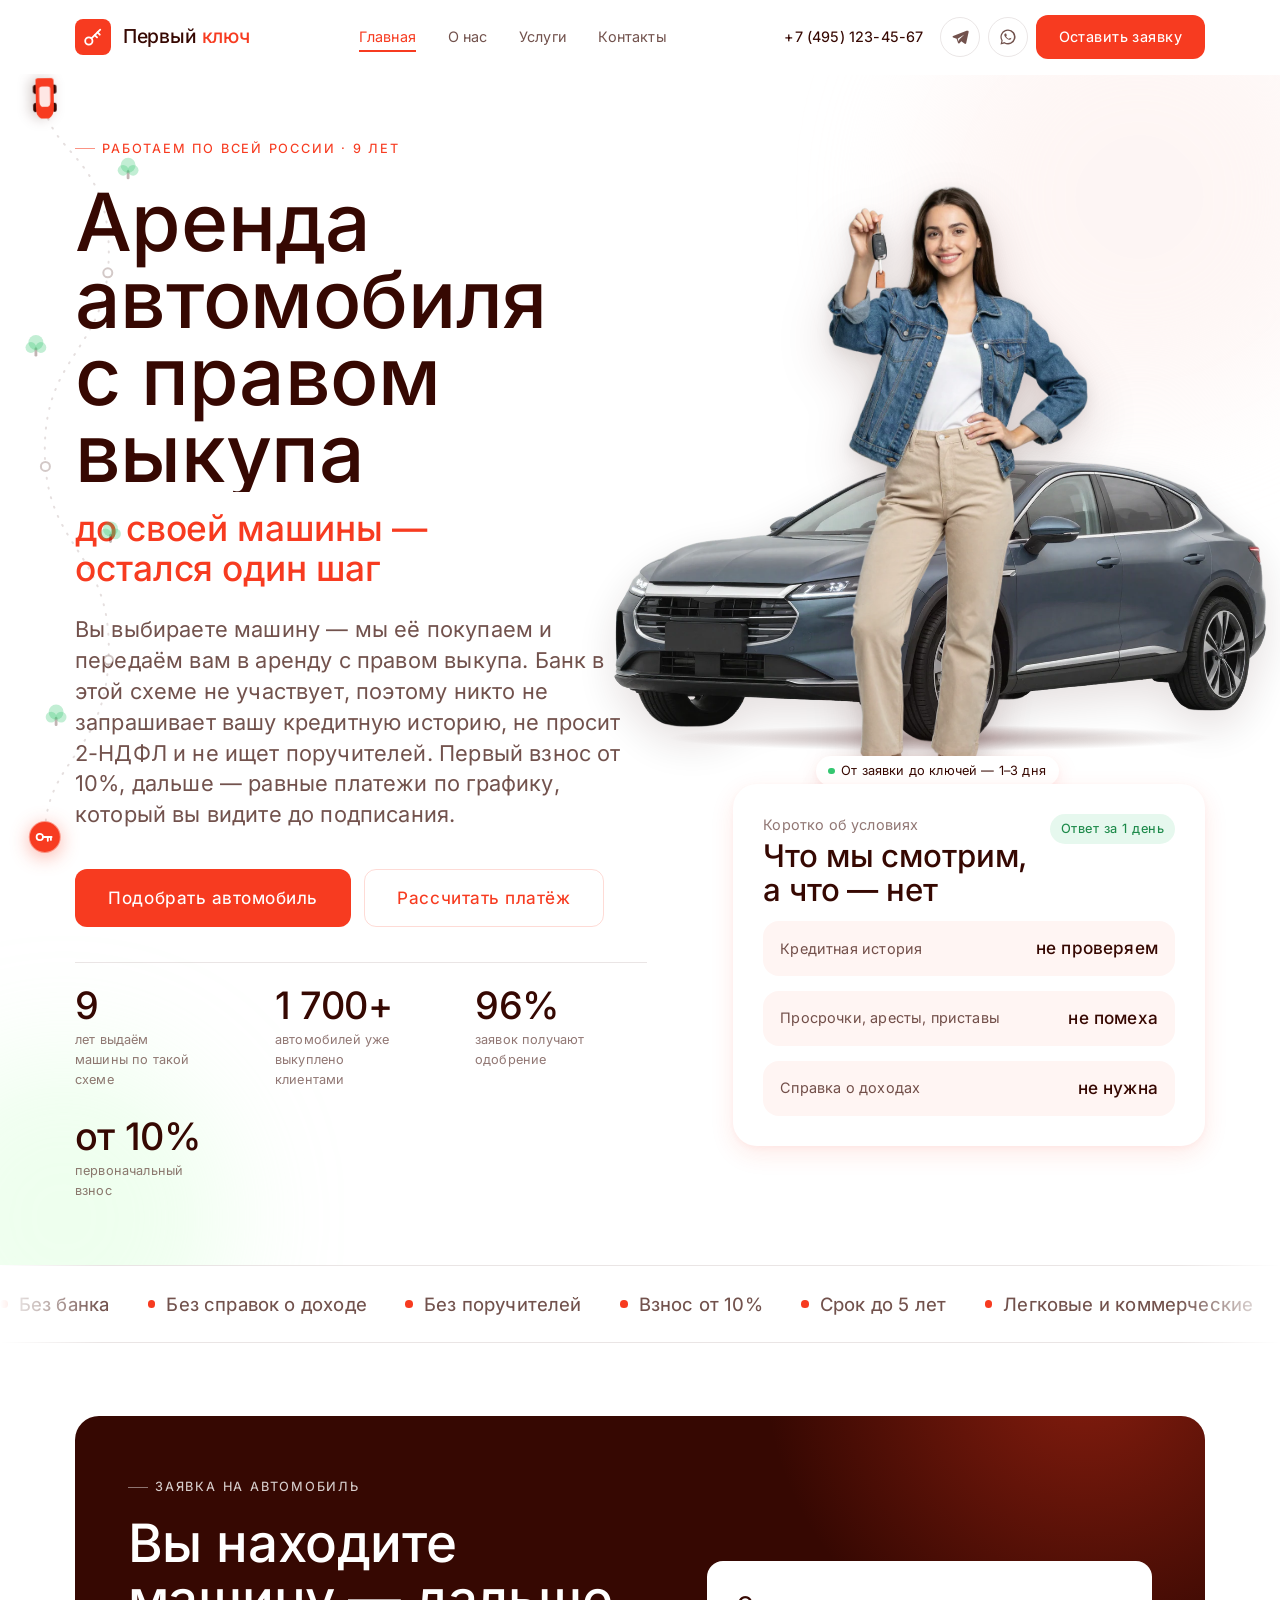
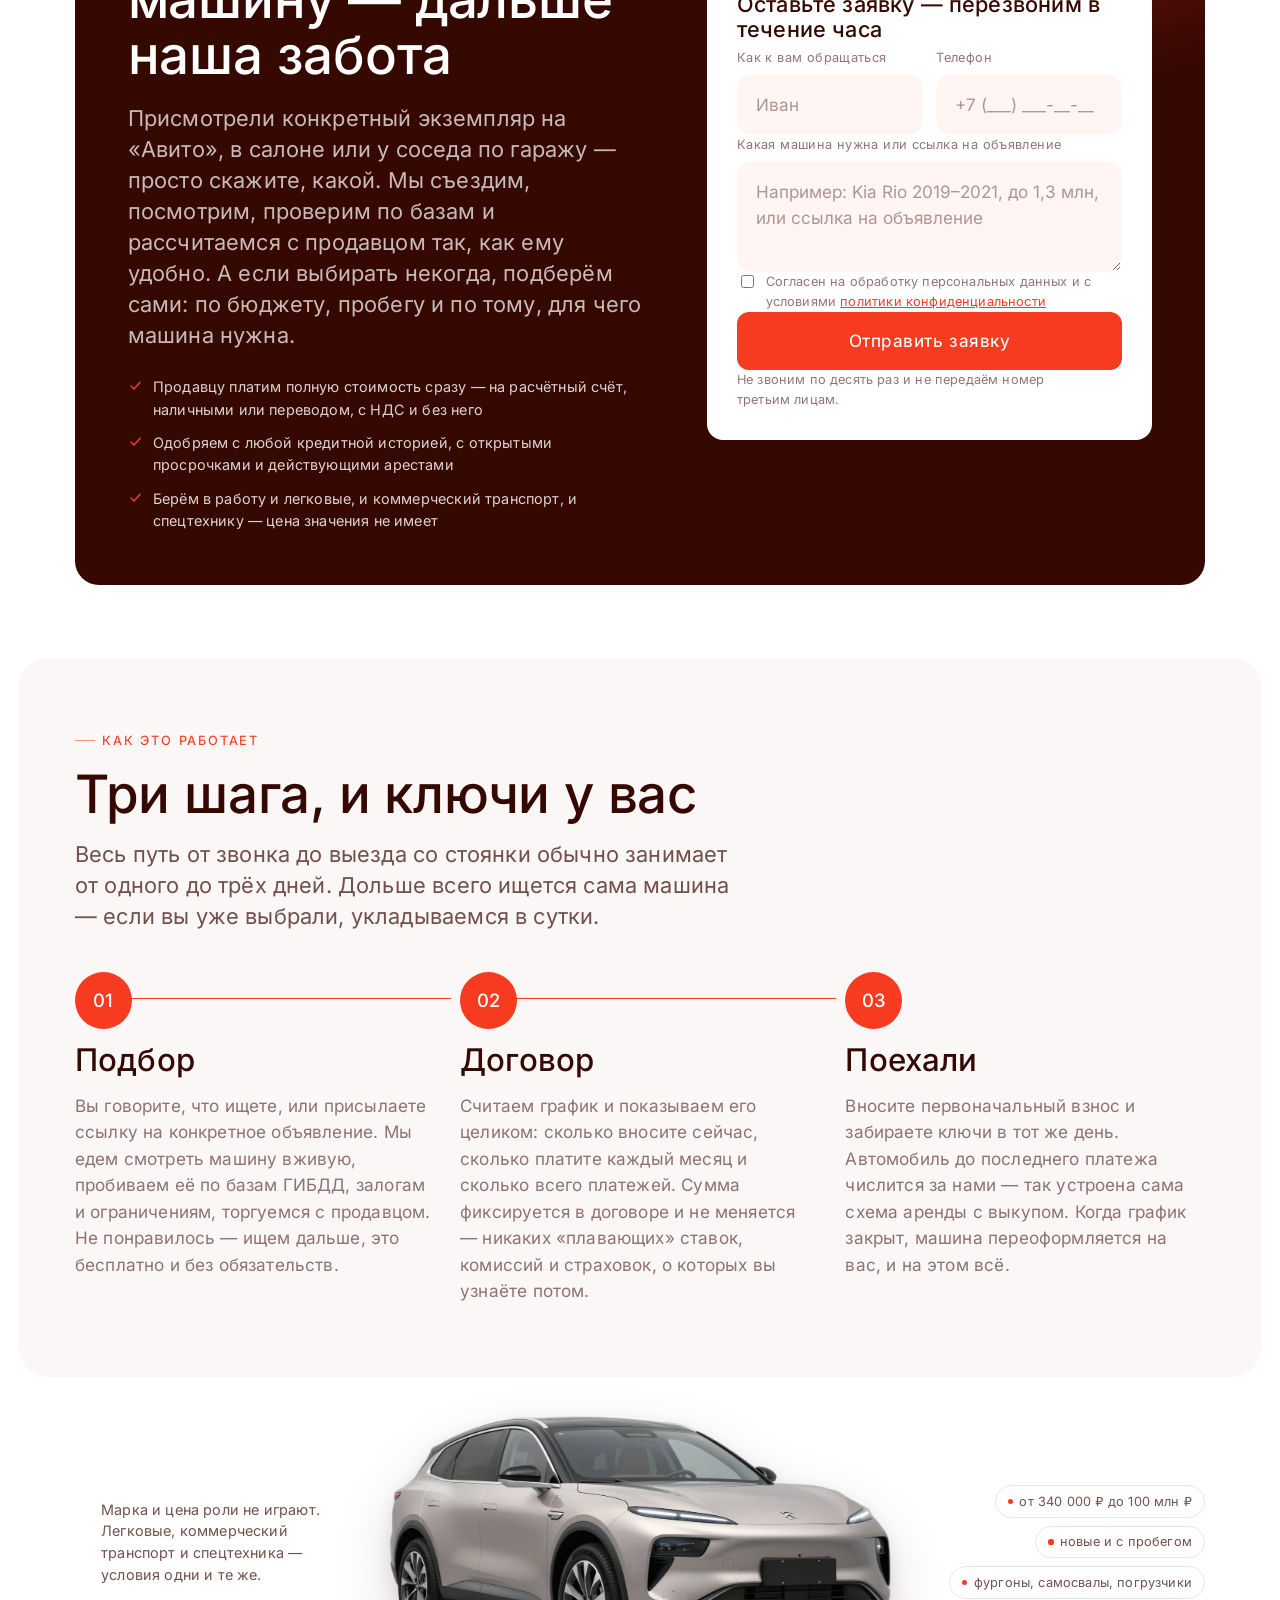
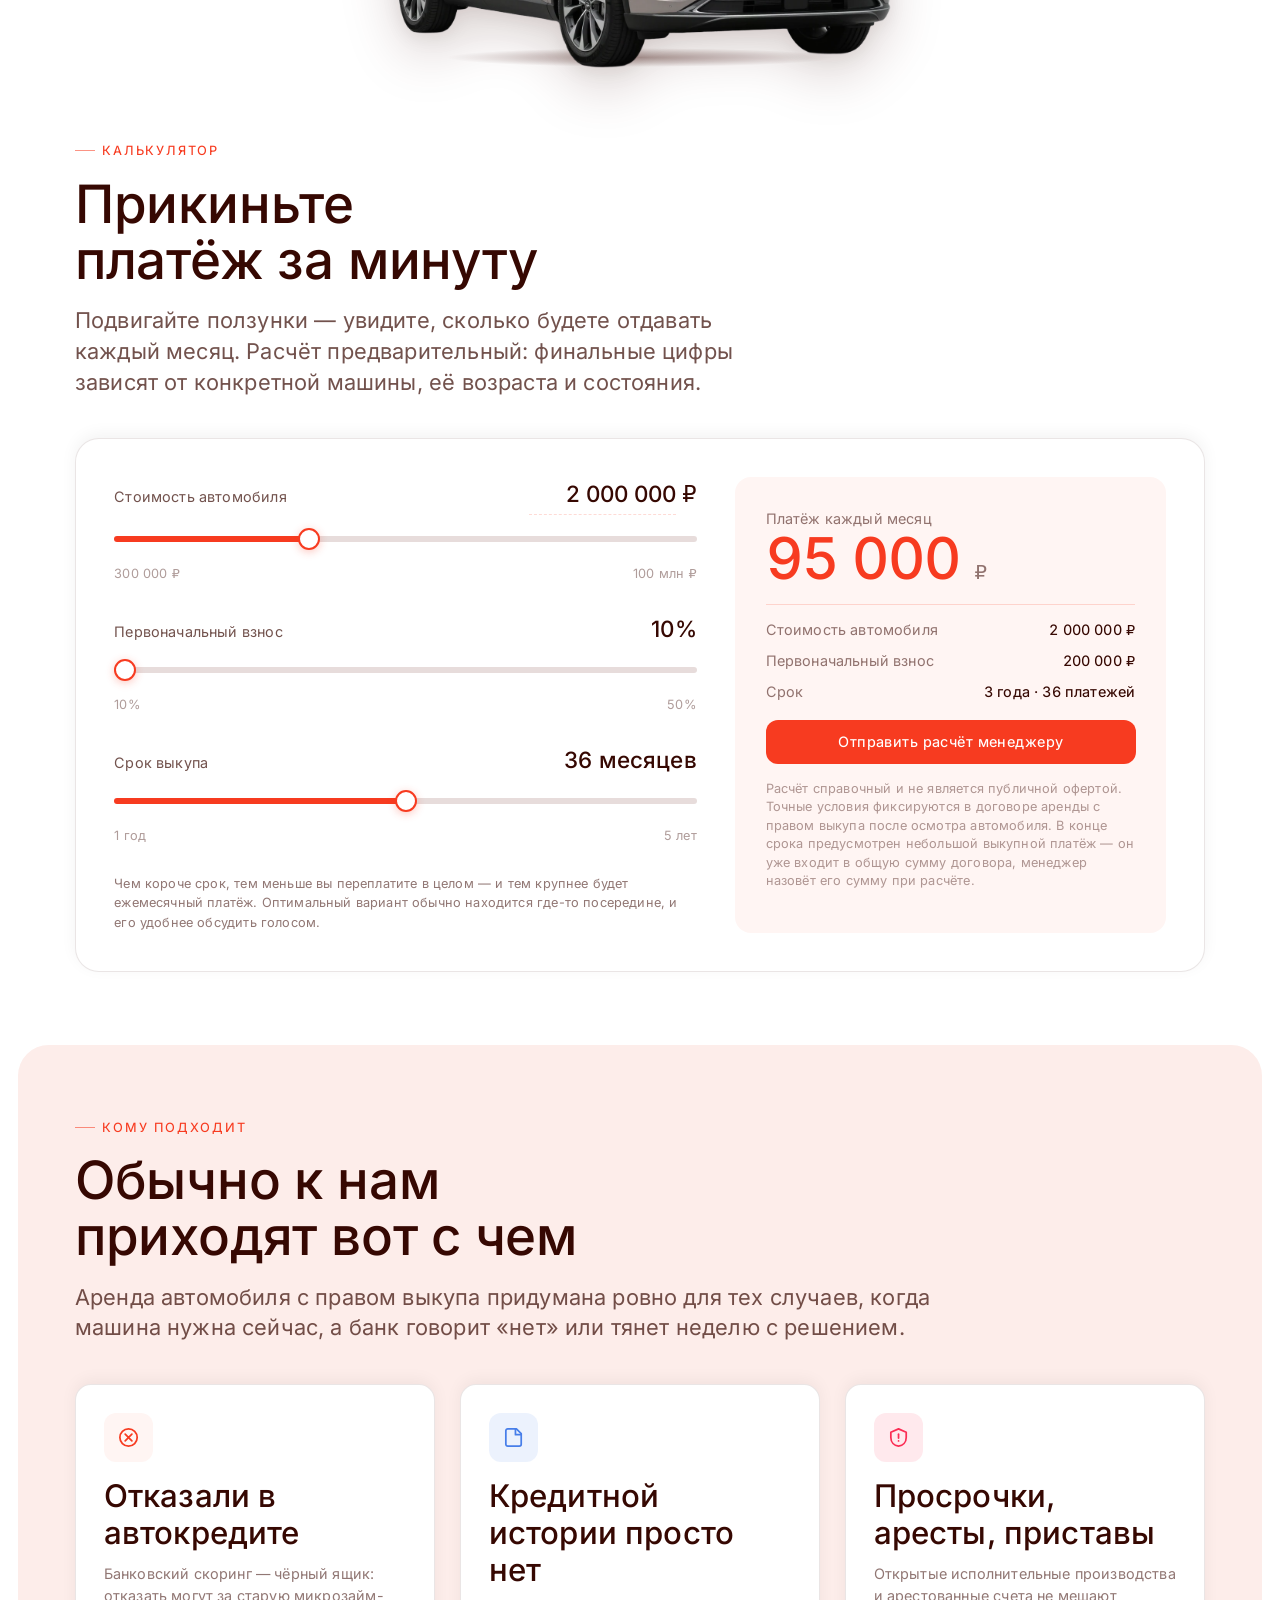
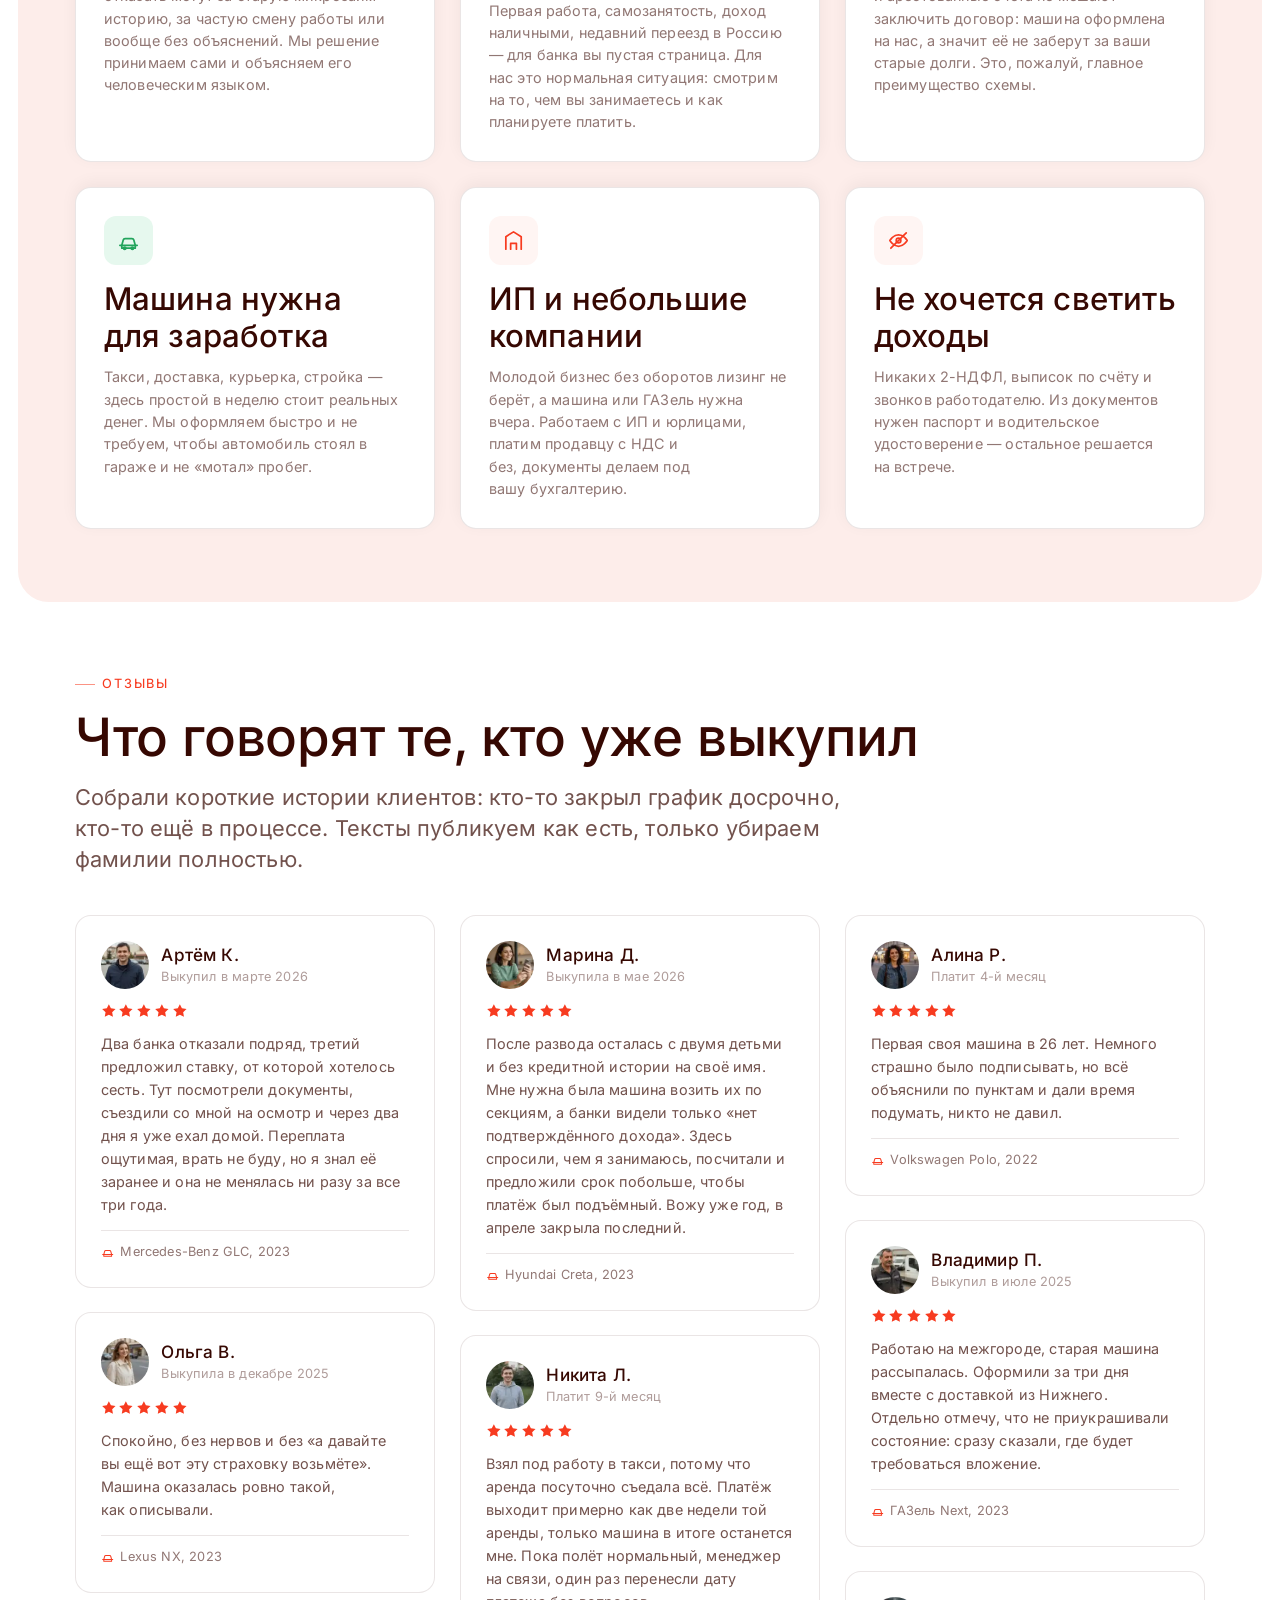
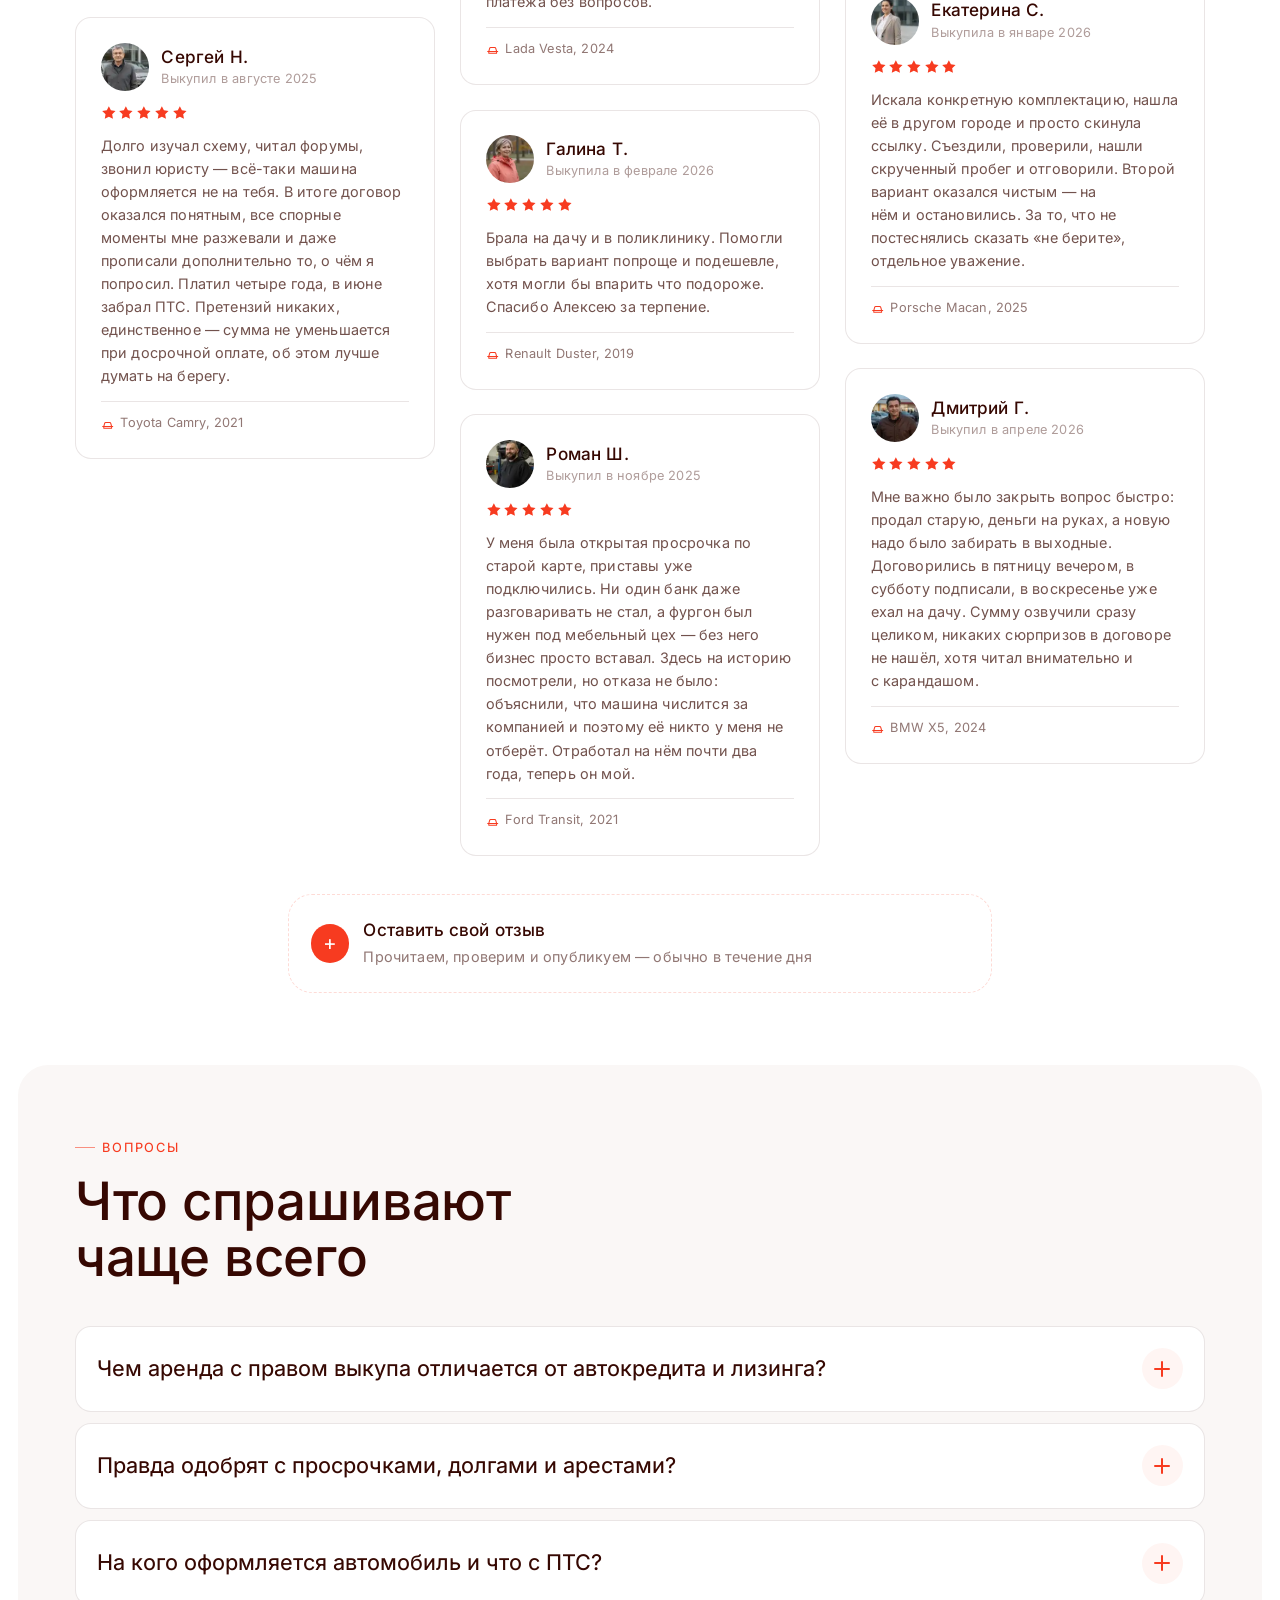
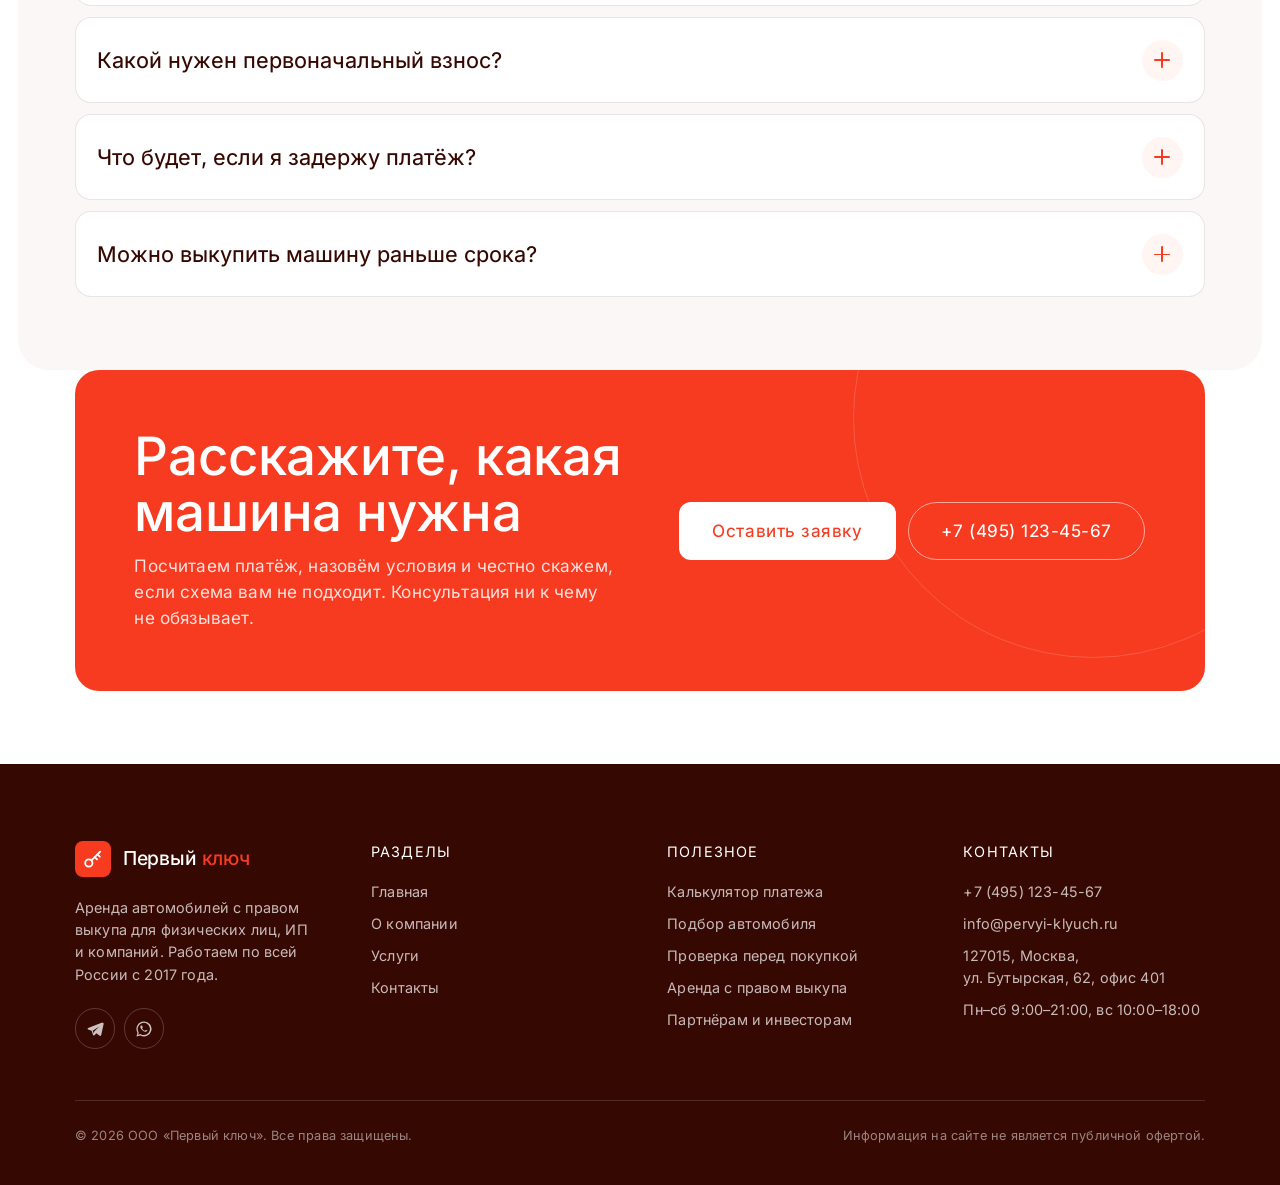
<file: index.html>
<!DOCTYPE html>
<html lang="ru" class="no-js">
<head>
<meta charset="utf-8">
<meta name="viewport" content="width=device-width, initial-scale=1, viewport-fit=cover">
<title>Аренда автомобиля с правом выкупа без банка — Первый ключ</title>
<meta name="description" content="Покупаем автомобиль под вас и передаём в аренду с правом выкупа. Без банка и проверки кредитной истории, взнос от 10%, срок до 5 лет. Вся Россия.">
<meta name="keywords" content="аренда автомобиля с правом выкупа, авто в рассрочку без банка, машина без кредитной истории, выкуп автомобиля в рассрочку, купить авто с просрочками">
<link rel="canonical" href="https://krokikro.github.io/pervyi-klyuch/">
<meta name="robots" content="index, follow">
<meta name="theme-color" content="#f73b20">

<meta property="og:type" content="website">
<meta property="og:site_name" content="Первый ключ">
<meta property="og:locale" content="ru_RU">
<meta property="og:title" content="Аренда автомобиля с правом выкупа без банка — Первый ключ">
<meta property="og:description" content="Выкупаем машину, которую вы выбрали, и передаём её вам в аренду с правом выкупа. Без банка и кредитной истории, взнос от 10%.">
<meta property="og:url" content="https://krokikro.github.io/pervyi-klyuch/">
<meta property="og:image" content="https://krokikro.github.io/pervyi-klyuch/assets/img/og.png">

<link rel="icon" href="assets/img/favicon.svg" type="image/svg+xml">
<link rel="preload" href="assets/fonts/inter-cyrillic-wght-normal.woff2" as="font" type="font/woff2" crossorigin>
<link rel="stylesheet" href="assets/css/style.css">
</head>
<body>

<a class="skip-link" href="#main">Перейти к содержимому</a>
<div class="progress" aria-hidden="true"></div>

<!-- ================= ХЕДЕР ================= -->
<header class="header">
  <div class="container header__inner">
    <a class="logo" href="index.html" aria-label="Первый ключ — на главную">
      <span class="logo__mark" aria-hidden="true">
        <svg viewBox="0 0 24 24" fill="none" stroke="currentColor" stroke-width="2" stroke-linecap="round" stroke-linejoin="round"><circle cx="7.5" cy="16.5" r="4"/><path d="M10.4 13.6 20 4"/><path d="m17 7 2.5 2.5"/><path d="m14 10 2.5 2.5"/></svg>
      </span>
      <b>Первый <span>ключ</span></b>
    </a>

    <nav class="nav" aria-label="Основное меню">
      <a href="index.html" aria-current="page">Главная</a>
      <a href="o-nas.html">О нас</a>
      <a href="uslugi.html">Услуги</a>
      <a href="kontakty.html">Контакты</a>
    </nav>

    <div class="header__actions">
      <a class="header__phone" href="tel:+74951234567">+7 (495) 123-45-67</a>
      <a class="icon-btn" href="https://t.me/pervyiklyuch" target="_blank" rel="noopener" aria-label="Написать в Telegram">
        <svg viewBox="0 0 24 24" fill="currentColor"><path d="M21.7 3.4 2.9 10.6c-1 .4-1 1.8 0 2.2l4.6 1.5 1.8 5.6c.3.9 1.4 1.1 2 .4l2.5-2.6 4.6 3.4c.7.5 1.7.1 1.9-.7l3.3-15c.2-1-.8-1.9-1.9-1.5ZM8.9 14.4l9-5.6-6.6 6.2c-.2.2-.4.5-.4.8l-.3 2.2-1.7-3.6Z"/></svg>
      </a>
      <a class="icon-btn" href="https://wa.me/74951234567" target="_blank" rel="noopener" aria-label="Написать в WhatsApp">
        <svg viewBox="0 0 24 24" fill="currentColor"><path d="M12 2a10 10 0 0 0-8.7 15L2 22l5.2-1.3A10 10 0 1 0 12 2Zm0 18.2c-1.6 0-3.1-.4-4.4-1.2l-.3-.2-3.1.8.8-3-.2-.3A8.2 8.2 0 1 1 12 20.2Zm4.6-6.1c-.3-.1-1.5-.7-1.7-.8-.2-.1-.4-.1-.6.1-.2.3-.6.8-.8 1-.1.2-.3.2-.5.1-1.5-.7-2.4-1.3-3.4-3-.3-.5.3-.4.8-1.4.1-.2 0-.3 0-.5s-.6-1.4-.8-1.9c-.2-.5-.4-.4-.6-.4h-.5c-.2 0-.5.1-.7.3-.9.9-.9 2.1-.1 3.4.8 1.3 1.9 2.9 4 3.9 2 .9 2.4.8 3 .7.7-.1 1.5-.6 1.7-1.2.2-.6.2-1.1.2-1.2-.1-.1-.3-.2-.5-.3Z"/></svg>
      </a>
      <a class="btn" href="#zayavka" data-modal data-modal-topic="Хочу купить автомобиль">Оставить заявку</a>
      <button class="burger" type="button" aria-expanded="false" aria-controls="mobile-nav" aria-label="Меню">
        <span></span><span></span><span></span>
      </button>
    </div>
  </div>
</header>

<div class="mobile-nav" id="mobile-nav">
  <a href="index.html">Главная</a>
  <a href="o-nas.html">О нас</a>
  <a href="uslugi.html">Услуги</a>
  <a href="kontakty.html">Контакты</a>
  <div class="mobile-nav__foot">
    <a class="btn btn--lg btn--block" href="tel:+74951234567">+7 (495) 123-45-67</a>
    <a class="btn btn--lg btn--ghost btn--block" href="https://t.me/pervyiklyuch" target="_blank" rel="noopener">Telegram</a>
    <a class="btn btn--lg btn--ghost btn--block" href="https://wa.me/74951234567" target="_blank" rel="noopener">WhatsApp</a>
  </div>
</div>

<main id="main">

<!-- ================= ГЕРОЙ ================= -->
<section class="hero">
  <span class="blob blob--1" aria-hidden="true"></span>
  <span class="blob blob--2" aria-hidden="true"></span>
  <div class="container hero__grid">
    <div>
      <span class="eyebrow fade-up">Работаем по всей России · 9 лет</span>
      <h1 class="display hero__title">
        <span class="l"><span>Аренда автомобиля</span></span>
        <span class="l"><span>с правом выкупа</span></span>
        <span class="l l--sub"><span class="accent">до своей машины&nbsp;— остался один шаг</span></span>
      </h1>
      <p class="lead fade-up d1">
        Вы выбираете машину — мы её покупаем и передаём вам в аренду с правом выкупа.
        Банк в этой схеме не участвует, поэтому никто не запрашивает вашу кредитную историю,
        не просит 2-НДФЛ и не ищет поручителей. Первый взнос от 10%, дальше — равные платежи
        по графику, который вы видите до подписания.
      </p>
      <div class="hero__cta fade-up d2">
        <a class="btn btn--lg" href="#zayavka" data-modal data-modal-topic="Хочу купить автомобиль" data-modal-title="Подберём автомобиль" data-modal-text="Скажите бюджет и что ищете — принесём варианты и честно скажем, что с каждым не так. Подбор входит в сделку.">Подобрать автомобиль</a>
        <a class="btn btn--lg btn--ghost" href="#kalkulyator" data-scroll-to="kalkulyator">Рассчитать платёж</a>
      </div>

      <div class="hero__facts fade-up d3">
        <div class="fact">
          <div class="fact__n"><span data-count="9">9</span></div>
          <div class="fact__l">лет выдаём машины по такой схеме</div>
        </div>
        <div class="fact">
          <div class="fact__n"><span data-count="1700" data-suffix="+">1 700+</span></div>
          <div class="fact__l">автомобилей уже выкуплено клиентами</div>
        </div>
        <div class="fact">
          <div class="fact__n"><span data-count="96" data-suffix="%">96%</span></div>
          <div class="fact__l">заявок получают одобрение</div>
        </div>
        <div class="fact">
          <div class="fact__n">от 10%</div>
          <div class="fact__l">первоначальный взнос</div>
        </div>
      </div>
    </div>

    <div class="hero__aside fade-up d2">
      <figure class="cut cut--scene" data-reveal="tilt" style="--cut-ar:0.434">
          <span class="cut__back" aria-hidden="true"><img src="assets/img/cut/avto.webp" width="1300" height="565" alt="" loading="eager" decoding="async"></span>
          <img src="assets/img/cut/klient.webp" width="651" height="1500" alt="Клиентка «Первого ключа» с ключами от полученного автомобиля" loading="eager" decoding="async">
          <figcaption class="cut__tag">От заявки до ключей — 1–3 дня</figcaption>
        </figure>
      <aside class="hero__panel" aria-label="Условия коротко">
        <div class="hero__panel-top">
          <div>
            <div class="small muted">Коротко об условиях</div>
            <h2 style="font-size:var(--fs-h3);margin-top:.25rem">Что мы смотрим,<br>а что&nbsp;— нет</h2>
          </div>
          <span class="chip chip--mint">Ответ за 1 день</span>
        </div>
        <div class="mini-row">
          <span class="mini-row__l">Кредитная история</span>
          <span class="mini-row__v">не проверяем</span>
        </div>
        <div class="mini-row">
          <span class="mini-row__l">Просрочки, аресты, приставы</span>
          <span class="mini-row__v">не помеха</span>
        </div>
        <div class="mini-row">
          <span class="mini-row__l">Справка о доходах</span>
          <span class="mini-row__v">не нужна</span>
        </div>
      </aside>
    </div>
  </div>
</section>

<!-- ================= БЕГУЩАЯ СТРОКА ================= -->
<div class="marquee" aria-hidden="true">
  <div class="marquee__track">
    <span class="marquee__item">Без банка</span>
    <span class="marquee__item">Без справок о доходе</span>
    <span class="marquee__item">Без поручителей</span>
    <span class="marquee__item">Взнос от 10%</span>
    <span class="marquee__item">Срок до 5 лет</span>
    <span class="marquee__item">Легковые и коммерческие</span>
    <span class="marquee__item">Спецтехника</span>
    <span class="marquee__item">Салон, автоплощадка или частник</span>
    <span class="marquee__item">Доставка авто в регионы</span>
    <span class="marquee__item">Физлица, ИП и компании</span>
    <span class="marquee__item">Без банка</span>
    <span class="marquee__item">Без справок о доходе</span>
    <span class="marquee__item">Без поручителей</span>
    <span class="marquee__item">Взнос от 10%</span>
    <span class="marquee__item">Срок до 5 лет</span>
    <span class="marquee__item">Легковые и коммерческие</span>
    <span class="marquee__item">Спецтехника</span>
    <span class="marquee__item">Салон, автоплощадка или частник</span>
    <span class="marquee__item">Доставка авто в регионы</span>
    <span class="marquee__item">Физлица, ИП и компании</span>
  </div>
</div>

<!-- ================= ОФФЕР + ФОРМА ================= -->
<section class="section" id="zayavka">
  <div class="container">
    <div class="offer" data-reveal>
      <div class="offer__inner">
        <span class="eyebrow" style="color:#fff;opacity:.8">Заявка на автомобиль</span>
        <h2 class="mt-2">Вы находите машину — дальше наша забота</h2>
        <p class="lead mt-2">
          Присмотрели конкретный экземпляр на «Авито», в салоне или у соседа по гаражу — просто скажите,
          какой. Мы съездим, посмотрим, проверим по базам и рассчитаемся с продавцом так, как ему удобно.
          А если выбирать некогда, подберём сами: по бюджету, пробегу и по тому, для чего машина нужна.
        </p>
        <ul class="offer__list">
          <li>
            <svg viewBox="0 0 20 20" fill="none" stroke="currentColor" stroke-width="2" stroke-linecap="round" stroke-linejoin="round"><path d="m4 10.5 4 4 8-9"/></svg>
            <span>Продавцу платим полную стоимость сразу — на расчётный счёт, наличными или переводом, с НДС и без него</span>
          </li>
          <li>
            <svg viewBox="0 0 20 20" fill="none" stroke="currentColor" stroke-width="2" stroke-linecap="round" stroke-linejoin="round"><path d="m4 10.5 4 4 8-9"/></svg>
            <span>Одобряем с любой кредитной историей, с открытыми просрочками и действующими арестами</span>
          </li>
          <li>
            <svg viewBox="0 0 20 20" fill="none" stroke="currentColor" stroke-width="2" stroke-linecap="round" stroke-linejoin="round"><path d="m4 10.5 4 4 8-9"/></svg>
            <span>Берём в работу и легковые, и коммерческий транспорт, и спецтехнику — цена значения не имеет</span>
          </li>
        </ul>
      </div>

      <form class="form" data-form="lead-main" novalidate>
        <div class="form__body">
          <h3 style="font-size:var(--fs-h4)">Оставьте заявку — перезвоним в течение часа</h3>
          <div class="form__row">
            <div class="field">
              <label for="m-name">Как к вам обращаться</label>
              <input id="m-name" name="name" type="text" placeholder="Иван" required autocomplete="name">
              <span class="field__err">Напишите, пожалуйста, имя</span>
            </div>
            <div class="field">
              <label for="m-phone">Телефон</label>
              <input id="m-phone" name="phone" type="tel" placeholder="+7 (___) ___-__-__" required autocomplete="tel">
              <span class="field__err">Проверьте номер: нужно 11 цифр</span>
            </div>
          </div>
          <div class="field">
            <label for="m-car">Какая машина нужна или ссылка на объявление</label>
            <textarea id="m-car" name="car" placeholder="Например: Kia Rio 2019–2021, до 1,3 млн, или ссылка на объявление"></textarea>
          </div>
          <input type="hidden" name="calc" data-calc-summary value="">
          <label class="consent">
            <input type="checkbox" name="consent" required>
            <span>Согласен на обработку персональных данных и с условиями <a href="kontakty.html#politika">политики конфиденциальности</a></span>
          </label>
          <button class="btn btn--lg btn--block" type="submit">Отправить заявку</button>
          <p class="xs muted">Не звоним по десять раз и не передаём номер третьим лицам.</p>
        </div>
        <div class="form__done">
          <div class="form__done-mark">
            <svg width="26" height="26" viewBox="0 0 24 24" fill="none" stroke="currentColor" stroke-width="2.2" stroke-linecap="round" stroke-linejoin="round"><path d="m5 13 4.5 4.5L19 7"/></svg>
          </div>
          <h3>Заявка ушла</h3>
          <p class="small muted max-60">Менеджер посмотрит её и перезвонит в течение рабочего часа. Если нужно срочно — напишите нам в Telegram, там отвечаем быстрее.</p>
        </div>
      </form>
    </div>
  </div>
</section>

<!-- ================= ТРИ ШАГА ================= -->
<section class="section section--sand dotgrid">
  <div class="container">
    <div class="section-head" data-reveal="rise">
      <span class="eyebrow">Как это работает</span>
      <h2>Три шага, и ключи у вас</h2>
      <p class="lead">Весь путь от звонка до выезда со стоянки обычно занимает от одного до трёх дней. Дольше всего ищется сама машина — если вы уже выбрали, укладываемся в сутки.</p>
    </div>

    <div class="steps" data-steps data-stagger="120">
      <article class="step" data-reveal>
        <span class="step__line" aria-hidden="true"></span>
        <span class="step__num">01</span>
        <h3>Подбор</h3>
        <p class="muted">Вы говорите, что ищете, или присылаете ссылку на конкретное объявление. Мы едем смотреть машину вживую, пробиваем её по базам ГИБДД, залогам и ограничениям, торгуемся с продавцом. Не понравилось — ищем дальше, это бесплатно и без обязательств.</p>
      </article>
      <article class="step" data-reveal>
        <span class="step__line" aria-hidden="true"></span>
        <span class="step__num">02</span>
        <h3>Договор</h3>
        <p class="muted">Считаем график и показываем его целиком: сколько вносите сейчас, сколько платите каждый месяц и сколько всего платежей. Сумма фиксируется в договоре и не меняется — никаких «плавающих» ставок, комиссий и страховок, о которых вы узнаёте потом.</p>
      </article>
      <article class="step" data-reveal>
        <span class="step__line" aria-hidden="true"></span>
        <span class="step__num">03</span>
        <h3>Поехали</h3>
        <p class="muted">Вносите первоначальный взнос и забираете ключи в тот же день. Автомобиль до последнего платежа числится за нами — так устроена сама схема аренды с выкупом. Когда график закрыт, машина переоформляется на вас, и на этом всё.</p>
      </article>
    </div>
  </div>
</section>

<!-- ================= КАЛЬКУЛЯТОР ================= -->
<section class="section carband" style="padding-block:clamp(1.6rem,3vw,2.6rem) 0">
  <div class="container carband__in">
    <p class="carband__note" data-reveal="left">Марка и цена роли не играют.
      Легковые, коммерческий транспорт и спецтехника — условия одни и те же.</p>
    <figure class="cut cut--auto carband__car" data-reveal="drive" style="--cut-ar:1.985">
          <img src="assets/img/cut/krossover.webp" width="1300" height="655" alt="Кроссовер, купленный для клиента по договору аренды с правом выкупа" loading="lazy" decoding="async">
        </figure>
    <ul class="carband__pills" data-reveal="right">
      <li>от 340 000 ₽ до 100 млн ₽</li>
      <li>новые и с пробегом</li>
      <li>фургоны, самосвалы, погрузчики</li>
    </ul>
  </div>
</section>

<section class="section" id="kalkulyator">
  <div class="container">
    <div class="section-head" data-reveal="rise">
      <span class="eyebrow">Калькулятор</span>
      <h2>Прикиньте платёж за минуту</h2>
      <p class="lead">Подвигайте ползунки — увидите, сколько будете отдавать каждый месяц. Расчёт предварительный: финальные цифры зависят от конкретной машины, её возраста и состояния.</p>
    </div>

    <div class="calc" data-calc data-reveal>
      <div class="calc__controls">
        <div class="ctrl">
          <div class="ctrl__head">
            <label class="ctrl__label" for="c-price">Стоимость автомобиля</label>
            <span class="ctrl__val"><input id="c-price-num" type="text" inputmode="numeric" data-calc-price-num aria-label="Стоимость автомобиля в рублях"> ₽</span>
          </div>
          <input id="c-price" type="range" min="0" max="1000" step="1" value="327" data-calc-price data-price-min="300000" data-price-max="100000000" aria-label="Стоимость автомобиля, ползунок">
          <div class="ctrl__minmax"><span>300 000 ₽</span><span>100 млн ₽</span></div>
        </div>

        <div class="ctrl">
          <div class="ctrl__head">
            <label class="ctrl__label" for="c-down">Первоначальный взнос</label>
            <span class="ctrl__val"><span data-out-downpct>10%</span></span>
          </div>
          <input id="c-down" type="range" min="10" max="50" step="1" value="10" data-calc-down aria-label="Первоначальный взнос в процентах">
          <div class="ctrl__minmax"><span>10%</span><span>50%</span></div>
        </div>

        <div class="ctrl">
          <div class="ctrl__head">
            <label class="ctrl__label" for="c-term">Срок выкупа</label>
            <span class="ctrl__val"><span data-out-termshort>36 месяцев</span></span>
          </div>
          <input id="c-term" type="range" min="12" max="60" step="6" value="36" data-calc-term aria-label="Срок выкупа в месяцах">
          <div class="ctrl__minmax"><span>1 год</span><span>5 лет</span></div>
        </div>

        <p class="xs muted">Чем короче срок, тем меньше вы переплатите в целом — и тем крупнее будет ежемесячный платёж. Оптимальный вариант обычно находится где-то посередине, и его удобнее обсудить голосом.</p>
      </div>

      <div class="calc__result">
        <div>
          <div class="calc__main-label">Платёж каждый месяц</div>
          <div class="calc__main" data-out-monthly>95 000 <small>₽</small></div>
        </div>
        <div class="calc__rows">
          <div class="calc__row"><span>Стоимость автомобиля</span><span data-out-price>2 000 000 ₽</span></div>
          <div class="calc__row"><span>Первоначальный взнос</span><span data-out-down>200 000 ₽</span></div>
          <div class="calc__row"><span>Срок</span><span data-out-term>3 года · 36 платежей</span></div>
        </div>
        <a class="btn btn--block" href="#zayavka" data-modal data-modal-topic="Вопрос по расчёту платежа" data-modal-title="Отправить расчёт" data-modal-text="Приложим ваш расчёт к заявке и уточним условия под конкретную машину.">Отправить расчёт менеджеру</a>
        <p class="calc__note">Расчёт справочный и не является публичной офертой. Точные условия фиксируются в договоре аренды с правом выкупа после осмотра автомобиля. В конце срока предусмотрен небольшой выкупной платёж — он уже входит в общую сумму договора, менеджер назовёт его сумму при расчёте.</p>
      </div>
    </div>
  </div>
</section>

<!-- ================= КОМУ ПОДХОДИТ ================= -->
<section class="section section--tint">
  <div class="container">
    <div class="section-head section-head--wide" data-reveal="rise">
      <span class="eyebrow">Кому подходит</span>
      <h2>Обычно к нам приходят вот с чем</h2>
      <p class="lead">Аренда автомобиля с правом выкупа придумана ровно для тех случаев, когда машина нужна сейчас, а банк говорит «нет» или тянет неделю с решением.</p>
    </div>

    <div class="grid grid-3" data-stagger="90">
      <article class="card" data-reveal="tilt">
        <span class="card__icon" aria-hidden="true"><svg viewBox="0 0 24 24" fill="none" stroke="currentColor" stroke-width="1.8" stroke-linecap="round"><circle cx="12" cy="12" r="9"/><path d="m8.5 8.5 7 7m0-7-7 7"/></svg></span>
        <h3>Отказали в автокредите</h3>
        <p class="muted small">Банковский скоринг — чёрный ящик: отказать могут за старую микрозайм-историю, за частую смену работы или вообще без объяснений. Мы решение принимаем сами и объясняем его человеческим языком.</p>
      </article>

      <article class="card" data-reveal="tilt">
        <span class="card__icon card__icon--blue" aria-hidden="true"><svg viewBox="0 0 24 24" fill="none" stroke="currentColor" stroke-width="1.8" stroke-linecap="round" stroke-linejoin="round"><path d="M4 19V5a2 2 0 0 1 2-2h9l5 5v11a2 2 0 0 1-2 2H6a2 2 0 0 1-2-2Z"/><path d="M14 3v6h6"/></svg></span>
        <h3>Кредитной истории просто нет</h3>
        <p class="muted small">Первая работа, самозанятость, доход наличными, недавний переезд в Россию — для банка вы пустая страница. Для нас это нормальная ситуация: смотрим на то, чем вы занимаетесь и как планируете платить.</p>
      </article>

      <article class="card" data-reveal="tilt">
        <span class="card__icon card__icon--coral" aria-hidden="true"><svg viewBox="0 0 24 24" fill="none" stroke="currentColor" stroke-width="1.8" stroke-linecap="round" stroke-linejoin="round"><path d="M12 3 4 6.5V12c0 5 3.4 8.3 8 9 4.6-.7 8-4 8-9V6.5L12 3Z"/><path d="M12 8.5v4"/><path d="M12 15.5h.01"/></svg></span>
        <h3>Просрочки, аресты, приставы</h3>
        <p class="muted small">Открытые исполнительные производства и арестованные счета не мешают заключить договор: машина оформлена на нас, а значит её не заберут за ваши старые долги. Это, пожалуй, главное преимущество схемы.</p>
      </article>

      <article class="card" data-reveal="tilt">
        <span class="card__icon card__icon--green" aria-hidden="true"><svg viewBox="0 0 24 24" fill="none" stroke="currentColor" stroke-width="1.8" stroke-linecap="round" stroke-linejoin="round"><path d="M3 17h2l1.5-5.5A2 2 0 0 1 8.4 10h7.2a2 2 0 0 1 1.9 1.5L19 17h2"/><path d="M5 17h14v3H5z"/><circle cx="8" cy="20" r="1.2"/><circle cx="16" cy="20" r="1.2"/></svg></span>
        <h3>Машина нужна для заработка</h3>
        <p class="muted small">Такси, доставка, курьерка, стройка — здесь простой в неделю стоит реальных денег. Мы оформляем быстро и не требуем, чтобы автомобиль стоял в гараже и не «мотал» пробег.</p>
      </article>

      <article class="card" data-reveal="tilt">
        <span class="card__icon" aria-hidden="true"><svg viewBox="0 0 24 24" fill="none" stroke="currentColor" stroke-width="1.8" stroke-linecap="round" stroke-linejoin="round"><path d="M4 21V8l8-5 8 5v13"/><path d="M9 21v-6h6v6"/></svg></span>
        <h3>ИП и небольшие компании</h3>
        <p class="muted small">Молодой бизнес без оборотов лизинг не берёт, а машина или ГАЗель нужна вчера. Работаем с ИП и юрлицами, платим продавцу с НДС и без, документы делаем под вашу бухгалтерию.</p>
      </article>

      <article class="card" data-reveal="tilt">
        <span class="card__icon" aria-hidden="true"><svg viewBox="0 0 24 24" fill="none" stroke="currentColor" stroke-width="1.8" stroke-linecap="round" stroke-linejoin="round"><path d="M3 12s3.5-6 9-6 9 6 9 6-3.5 6-9 6-9-6-9-6Z"/><circle cx="12" cy="12" r="2.4"/><path d="m4 20 16-16"/></svg></span>
        <h3>Не хочется светить доходы</h3>
        <p class="muted small">Никаких 2-НДФЛ, выписок по счёту и звонков работодателю. Из документов нужен паспорт и водительское удостоверение — остальное решается на встрече.</p>
      </article>
    </div>
  </div>
</section>

<!-- ================= ОТЗЫВЫ =================
     ВНИМАНИЕ: тексты и фотографии ниже — демонстрационные, сгенерированные
     для показа вёрстки. Перед публикацией сайта замените их на реальные
     отзывы реальных клиентов с их согласия. Публиковать вымышленные отзывы
     от лица несуществующих людей — нарушение ФЗ «О рекламе» и «О защите прав
     потребителей», а поисковые системы за такое понижают сайт.
     По этой же причине здесь намеренно нет микроразметки Review/AggregateRating —
     включите её, когда появятся настоящие отзывы.
================================================ -->
<section class="section">
  <div class="container">
    <div class="section-head section-head--wide" data-reveal="rise">
      <span class="eyebrow">Отзывы</span>
      <h2>Что говорят те, кто уже выкупил</h2>
      <p class="lead">Собрали короткие истории клиентов: кто-то закрыл график досрочно, кто-то ещё в процессе. Тексты публикуем как есть, только убираем фамилии полностью.</p>
    </div>

    <div class="reviews">
      <article class="review" data-reveal>
        <div class="review__head">
          <img class="review__ava" src="assets/img/reviews/1.webp" width="112" height="112" loading="lazy" alt="Артём К., клиент компании «Первый ключ»">
          <div>
            <div class="review__name">Артём К.</div>
            <div class="review__meta">Выкупил в марте 2026</div>
          </div>
        </div>
        <div class="stars" role="img" aria-label="Оценка 5 из 5"><svg viewBox="0 0 20 20" fill="currentColor"><path d="m10 1.5 2.6 5.3 5.9.9-4.3 4.1 1 5.8-5.2-2.7-5.2 2.7 1-5.8L1.5 7.7l5.9-.9L10 1.5Z"/></svg><svg viewBox="0 0 20 20" fill="currentColor"><path d="m10 1.5 2.6 5.3 5.9.9-4.3 4.1 1 5.8-5.2-2.7-5.2 2.7 1-5.8L1.5 7.7l5.9-.9L10 1.5Z"/></svg><svg viewBox="0 0 20 20" fill="currentColor"><path d="m10 1.5 2.6 5.3 5.9.9-4.3 4.1 1 5.8-5.2-2.7-5.2 2.7 1-5.8L1.5 7.7l5.9-.9L10 1.5Z"/></svg><svg viewBox="0 0 20 20" fill="currentColor"><path d="m10 1.5 2.6 5.3 5.9.9-4.3 4.1 1 5.8-5.2-2.7-5.2 2.7 1-5.8L1.5 7.7l5.9-.9L10 1.5Z"/></svg><svg viewBox="0 0 20 20" fill="currentColor"><path d="m10 1.5 2.6 5.3 5.9.9-4.3 4.1 1 5.8-5.2-2.7-5.2 2.7 1-5.8L1.5 7.7l5.9-.9L10 1.5Z"/></svg></div>
        <p class="review__text">Два банка отказали подряд, третий предложил ставку, от которой хотелось сесть. Тут посмотрели документы, съездили со мной на осмотр и через два дня я уже ехал домой. Переплата ощутимая, врать не буду, но я знал её заранее и она не менялась ни разу за все три года.</p>
        <div class="review__car"><svg viewBox="0 0 24 24" fill="none" stroke="currentColor" stroke-width="1.8" stroke-linecap="round" stroke-linejoin="round"><path d="M3 17h2l1.5-5.5A2 2 0 0 1 8.4 10h7.2a2 2 0 0 1 1.9 1.5L19 17h2"/><path d="M5 17h14v3H5z"/></svg> Mercedes-Benz GLC, 2023</div>
      </article>

      <article class="review" data-reveal>
        <div class="review__head">
          <img class="review__ava" src="assets/img/reviews/2.webp" width="112" height="112" loading="lazy" alt="Ольга В., клиентка компании «Первый ключ»">
          <div>
            <div class="review__name">Ольга В.</div>
            <div class="review__meta">Выкупила в декабре 2025</div>
          </div>
        </div>
        <div class="stars" role="img" aria-label="Оценка 5 из 5"><svg viewBox="0 0 20 20" fill="currentColor"><path d="m10 1.5 2.6 5.3 5.9.9-4.3 4.1 1 5.8-5.2-2.7-5.2 2.7 1-5.8L1.5 7.7l5.9-.9L10 1.5Z"/></svg><svg viewBox="0 0 20 20" fill="currentColor"><path d="m10 1.5 2.6 5.3 5.9.9-4.3 4.1 1 5.8-5.2-2.7-5.2 2.7 1-5.8L1.5 7.7l5.9-.9L10 1.5Z"/></svg><svg viewBox="0 0 20 20" fill="currentColor"><path d="m10 1.5 2.6 5.3 5.9.9-4.3 4.1 1 5.8-5.2-2.7-5.2 2.7 1-5.8L1.5 7.7l5.9-.9L10 1.5Z"/></svg><svg viewBox="0 0 20 20" fill="currentColor"><path d="m10 1.5 2.6 5.3 5.9.9-4.3 4.1 1 5.8-5.2-2.7-5.2 2.7 1-5.8L1.5 7.7l5.9-.9L10 1.5Z"/></svg><svg viewBox="0 0 20 20" fill="currentColor"><path d="m10 1.5 2.6 5.3 5.9.9-4.3 4.1 1 5.8-5.2-2.7-5.2 2.7 1-5.8L1.5 7.7l5.9-.9L10 1.5Z"/></svg></div>
        <p class="review__text">Спокойно, без нервов и без «а давайте вы ещё вот эту страховку возьмёте». Машина оказалась ровно такой, как описывали.</p>
        <div class="review__car"><svg viewBox="0 0 24 24" fill="none" stroke="currentColor" stroke-width="1.8" stroke-linecap="round" stroke-linejoin="round"><path d="M3 17h2l1.5-5.5A2 2 0 0 1 8.4 10h7.2a2 2 0 0 1 1.9 1.5L19 17h2"/><path d="M5 17h14v3H5z"/></svg> Lexus NX, 2023</div>
      </article>

      <article class="review" data-reveal>
        <div class="review__head">
          <img class="review__ava" src="assets/img/reviews/3.webp" width="112" height="112" loading="lazy" alt="Сергей Н., клиент компании «Первый ключ»">
          <div>
            <div class="review__name">Сергей Н.</div>
            <div class="review__meta">Выкупил в августе 2025</div>
          </div>
        </div>
        <div class="stars" role="img" aria-label="Оценка 5 из 5"><svg viewBox="0 0 20 20" fill="currentColor"><path d="m10 1.5 2.6 5.3 5.9.9-4.3 4.1 1 5.8-5.2-2.7-5.2 2.7 1-5.8L1.5 7.7l5.9-.9L10 1.5Z"/></svg><svg viewBox="0 0 20 20" fill="currentColor"><path d="m10 1.5 2.6 5.3 5.9.9-4.3 4.1 1 5.8-5.2-2.7-5.2 2.7 1-5.8L1.5 7.7l5.9-.9L10 1.5Z"/></svg><svg viewBox="0 0 20 20" fill="currentColor"><path d="m10 1.5 2.6 5.3 5.9.9-4.3 4.1 1 5.8-5.2-2.7-5.2 2.7 1-5.8L1.5 7.7l5.9-.9L10 1.5Z"/></svg><svg viewBox="0 0 20 20" fill="currentColor"><path d="m10 1.5 2.6 5.3 5.9.9-4.3 4.1 1 5.8-5.2-2.7-5.2 2.7 1-5.8L1.5 7.7l5.9-.9L10 1.5Z"/></svg><svg viewBox="0 0 20 20" fill="currentColor"><path d="m10 1.5 2.6 5.3 5.9.9-4.3 4.1 1 5.8-5.2-2.7-5.2 2.7 1-5.8L1.5 7.7l5.9-.9L10 1.5Z"/></svg></div>
        <p class="review__text">Долго изучал схему, читал форумы, звонил юристу — всё-таки машина оформляется не на тебя. В итоге договор оказался понятным, все спорные моменты мне разжевали и даже прописали дополнительно то, о чём я попросил. Платил четыре года, в июне забрал ПТС. Претензий никаких, единственное — сумма не уменьшается при досрочной оплате, об этом лучше думать на берегу.</p>
        <div class="review__car"><svg viewBox="0 0 24 24" fill="none" stroke="currentColor" stroke-width="1.8" stroke-linecap="round" stroke-linejoin="round"><path d="M3 17h2l1.5-5.5A2 2 0 0 1 8.4 10h7.2a2 2 0 0 1 1.9 1.5L19 17h2"/><path d="M5 17h14v3H5z"/></svg> Toyota Camry, 2021</div>
      </article>

      <article class="review" data-reveal>
        <div class="review__head">
          <img class="review__ava" src="assets/img/reviews/4.webp" width="112" height="112" loading="lazy" alt="Марина Д., клиентка компании «Первый ключ»">
          <div>
            <div class="review__name">Марина Д.</div>
            <div class="review__meta">Выкупила в мае 2026</div>
          </div>
        </div>
        <div class="stars" role="img" aria-label="Оценка 5 из 5"><svg viewBox="0 0 20 20" fill="currentColor"><path d="m10 1.5 2.6 5.3 5.9.9-4.3 4.1 1 5.8-5.2-2.7-5.2 2.7 1-5.8L1.5 7.7l5.9-.9L10 1.5Z"/></svg><svg viewBox="0 0 20 20" fill="currentColor"><path d="m10 1.5 2.6 5.3 5.9.9-4.3 4.1 1 5.8-5.2-2.7-5.2 2.7 1-5.8L1.5 7.7l5.9-.9L10 1.5Z"/></svg><svg viewBox="0 0 20 20" fill="currentColor"><path d="m10 1.5 2.6 5.3 5.9.9-4.3 4.1 1 5.8-5.2-2.7-5.2 2.7 1-5.8L1.5 7.7l5.9-.9L10 1.5Z"/></svg><svg viewBox="0 0 20 20" fill="currentColor"><path d="m10 1.5 2.6 5.3 5.9.9-4.3 4.1 1 5.8-5.2-2.7-5.2 2.7 1-5.8L1.5 7.7l5.9-.9L10 1.5Z"/></svg><svg viewBox="0 0 20 20" fill="currentColor"><path d="m10 1.5 2.6 5.3 5.9.9-4.3 4.1 1 5.8-5.2-2.7-5.2 2.7 1-5.8L1.5 7.7l5.9-.9L10 1.5Z"/></svg></div>
        <p class="review__text">После развода осталась с двумя детьми и без кредитной истории на своё имя. Мне нужна была машина возить их по секциям, а банки видели только «нет подтверждённого дохода». Здесь спросили, чем я занимаюсь, посчитали и предложили срок побольше, чтобы платёж был подъёмный. Вожу уже год, в апреле закрыла последний.</p>
        <div class="review__car"><svg viewBox="0 0 24 24" fill="none" stroke="currentColor" stroke-width="1.8" stroke-linecap="round" stroke-linejoin="round"><path d="M3 17h2l1.5-5.5A2 2 0 0 1 8.4 10h7.2a2 2 0 0 1 1.9 1.5L19 17h2"/><path d="M5 17h14v3H5z"/></svg> Hyundai Creta, 2023</div>
      </article>

      <article class="review" data-reveal>
        <div class="review__head">
          <img class="review__ava" src="assets/img/reviews/5.webp" width="112" height="112" loading="lazy" alt="Никита Л., клиент компании «Первый ключ»">
          <div>
            <div class="review__name">Никита Л.</div>
            <div class="review__meta">Платит 9-й месяц</div>
          </div>
        </div>
        <div class="stars" role="img" aria-label="Оценка 5 из 5"><svg viewBox="0 0 20 20" fill="currentColor"><path d="m10 1.5 2.6 5.3 5.9.9-4.3 4.1 1 5.8-5.2-2.7-5.2 2.7 1-5.8L1.5 7.7l5.9-.9L10 1.5Z"/></svg><svg viewBox="0 0 20 20" fill="currentColor"><path d="m10 1.5 2.6 5.3 5.9.9-4.3 4.1 1 5.8-5.2-2.7-5.2 2.7 1-5.8L1.5 7.7l5.9-.9L10 1.5Z"/></svg><svg viewBox="0 0 20 20" fill="currentColor"><path d="m10 1.5 2.6 5.3 5.9.9-4.3 4.1 1 5.8-5.2-2.7-5.2 2.7 1-5.8L1.5 7.7l5.9-.9L10 1.5Z"/></svg><svg viewBox="0 0 20 20" fill="currentColor"><path d="m10 1.5 2.6 5.3 5.9.9-4.3 4.1 1 5.8-5.2-2.7-5.2 2.7 1-5.8L1.5 7.7l5.9-.9L10 1.5Z"/></svg><svg viewBox="0 0 20 20" fill="currentColor"><path d="m10 1.5 2.6 5.3 5.9.9-4.3 4.1 1 5.8-5.2-2.7-5.2 2.7 1-5.8L1.5 7.7l5.9-.9L10 1.5Z"/></svg></div>
        <p class="review__text">Взял под работу в такси, потому что аренда посуточно съедала всё. Платёж выходит примерно как две недели той аренды, только машина в итоге останется мне. Пока полёт нормальный, менеджер на связи, один раз перенесли дату платежа без вопросов.</p>
        <div class="review__car"><svg viewBox="0 0 24 24" fill="none" stroke="currentColor" stroke-width="1.8" stroke-linecap="round" stroke-linejoin="round"><path d="M3 17h2l1.5-5.5A2 2 0 0 1 8.4 10h7.2a2 2 0 0 1 1.9 1.5L19 17h2"/><path d="M5 17h14v3H5z"/></svg> Lada Vesta, 2024</div>
      </article>

      <article class="review" data-reveal>
        <div class="review__head">
          <img class="review__ava" src="assets/img/reviews/6.webp" width="112" height="112" loading="lazy" alt="Галина Т., клиентка компании «Первый ключ»">
          <div>
            <div class="review__name">Галина Т.</div>
            <div class="review__meta">Выкупила в феврале 2026</div>
          </div>
        </div>
        <div class="stars" role="img" aria-label="Оценка 5 из 5"><svg viewBox="0 0 20 20" fill="currentColor"><path d="m10 1.5 2.6 5.3 5.9.9-4.3 4.1 1 5.8-5.2-2.7-5.2 2.7 1-5.8L1.5 7.7l5.9-.9L10 1.5Z"/></svg><svg viewBox="0 0 20 20" fill="currentColor"><path d="m10 1.5 2.6 5.3 5.9.9-4.3 4.1 1 5.8-5.2-2.7-5.2 2.7 1-5.8L1.5 7.7l5.9-.9L10 1.5Z"/></svg><svg viewBox="0 0 20 20" fill="currentColor"><path d="m10 1.5 2.6 5.3 5.9.9-4.3 4.1 1 5.8-5.2-2.7-5.2 2.7 1-5.8L1.5 7.7l5.9-.9L10 1.5Z"/></svg><svg viewBox="0 0 20 20" fill="currentColor"><path d="m10 1.5 2.6 5.3 5.9.9-4.3 4.1 1 5.8-5.2-2.7-5.2 2.7 1-5.8L1.5 7.7l5.9-.9L10 1.5Z"/></svg><svg viewBox="0 0 20 20" fill="currentColor"><path d="m10 1.5 2.6 5.3 5.9.9-4.3 4.1 1 5.8-5.2-2.7-5.2 2.7 1-5.8L1.5 7.7l5.9-.9L10 1.5Z"/></svg></div>
        <p class="review__text">Брала на дачу и в поликлинику. Помогли выбрать вариант попроще и подешевле, хотя могли бы впарить что подороже. Спасибо Алексею за терпение.</p>
        <div class="review__car"><svg viewBox="0 0 24 24" fill="none" stroke="currentColor" stroke-width="1.8" stroke-linecap="round" stroke-linejoin="round"><path d="M3 17h2l1.5-5.5A2 2 0 0 1 8.4 10h7.2a2 2 0 0 1 1.9 1.5L19 17h2"/><path d="M5 17h14v3H5z"/></svg> Renault Duster, 2019</div>
      </article>

      <article class="review" data-reveal>
        <div class="review__head">
          <img class="review__ava" src="assets/img/reviews/7.webp" width="112" height="112" loading="lazy" alt="Роман Ш., клиент компании «Первый ключ»">
          <div>
            <div class="review__name">Роман Ш.</div>
            <div class="review__meta">Выкупил в ноябре 2025</div>
          </div>
        </div>
        <div class="stars" role="img" aria-label="Оценка 5 из 5"><svg viewBox="0 0 20 20" fill="currentColor"><path d="m10 1.5 2.6 5.3 5.9.9-4.3 4.1 1 5.8-5.2-2.7-5.2 2.7 1-5.8L1.5 7.7l5.9-.9L10 1.5Z"/></svg><svg viewBox="0 0 20 20" fill="currentColor"><path d="m10 1.5 2.6 5.3 5.9.9-4.3 4.1 1 5.8-5.2-2.7-5.2 2.7 1-5.8L1.5 7.7l5.9-.9L10 1.5Z"/></svg><svg viewBox="0 0 20 20" fill="currentColor"><path d="m10 1.5 2.6 5.3 5.9.9-4.3 4.1 1 5.8-5.2-2.7-5.2 2.7 1-5.8L1.5 7.7l5.9-.9L10 1.5Z"/></svg><svg viewBox="0 0 20 20" fill="currentColor"><path d="m10 1.5 2.6 5.3 5.9.9-4.3 4.1 1 5.8-5.2-2.7-5.2 2.7 1-5.8L1.5 7.7l5.9-.9L10 1.5Z"/></svg><svg viewBox="0 0 20 20" fill="currentColor"><path d="m10 1.5 2.6 5.3 5.9.9-4.3 4.1 1 5.8-5.2-2.7-5.2 2.7 1-5.8L1.5 7.7l5.9-.9L10 1.5Z"/></svg></div>
        <p class="review__text">У меня была открытая просрочка по старой карте, приставы уже подключились. Ни один банк даже разговаривать не стал, а фургон был нужен под мебельный цех — без него бизнес просто вставал. Здесь на историю посмотрели, но отказа не было: объяснили, что машина числится за компанией и поэтому её никто у меня не отберёт. Отработал на нём почти два года, теперь он мой.</p>
        <div class="review__car"><svg viewBox="0 0 24 24" fill="none" stroke="currentColor" stroke-width="1.8" stroke-linecap="round" stroke-linejoin="round"><path d="M3 17h2l1.5-5.5A2 2 0 0 1 8.4 10h7.2a2 2 0 0 1 1.9 1.5L19 17h2"/><path d="M5 17h14v3H5z"/></svg> Ford Transit, 2021</div>
      </article>

      <article class="review" data-reveal>
        <div class="review__head">
          <img class="review__ava" src="assets/img/reviews/8.webp" width="112" height="112" loading="lazy" alt="Алина Р., клиентка компании «Первый ключ»">
          <div>
            <div class="review__name">Алина Р.</div>
            <div class="review__meta">Платит 4-й месяц</div>
          </div>
        </div>
        <div class="stars" role="img" aria-label="Оценка 5 из 5"><svg viewBox="0 0 20 20" fill="currentColor"><path d="m10 1.5 2.6 5.3 5.9.9-4.3 4.1 1 5.8-5.2-2.7-5.2 2.7 1-5.8L1.5 7.7l5.9-.9L10 1.5Z"/></svg><svg viewBox="0 0 20 20" fill="currentColor"><path d="m10 1.5 2.6 5.3 5.9.9-4.3 4.1 1 5.8-5.2-2.7-5.2 2.7 1-5.8L1.5 7.7l5.9-.9L10 1.5Z"/></svg><svg viewBox="0 0 20 20" fill="currentColor"><path d="m10 1.5 2.6 5.3 5.9.9-4.3 4.1 1 5.8-5.2-2.7-5.2 2.7 1-5.8L1.5 7.7l5.9-.9L10 1.5Z"/></svg><svg viewBox="0 0 20 20" fill="currentColor"><path d="m10 1.5 2.6 5.3 5.9.9-4.3 4.1 1 5.8-5.2-2.7-5.2 2.7 1-5.8L1.5 7.7l5.9-.9L10 1.5Z"/></svg><svg viewBox="0 0 20 20" fill="currentColor"><path d="m10 1.5 2.6 5.3 5.9.9-4.3 4.1 1 5.8-5.2-2.7-5.2 2.7 1-5.8L1.5 7.7l5.9-.9L10 1.5Z"/></svg></div>
        <p class="review__text">Первая своя машина в 26 лет. Немного страшно было подписывать, но всё объяснили по пунктам и дали время подумать, никто не давил.</p>
        <div class="review__car"><svg viewBox="0 0 24 24" fill="none" stroke="currentColor" stroke-width="1.8" stroke-linecap="round" stroke-linejoin="round"><path d="M3 17h2l1.5-5.5A2 2 0 0 1 8.4 10h7.2a2 2 0 0 1 1.9 1.5L19 17h2"/><path d="M5 17h14v3H5z"/></svg> Volkswagen Polo, 2022</div>
      </article>

      <article class="review" data-reveal>
        <div class="review__head">
          <img class="review__ava" src="assets/img/reviews/9.webp" width="112" height="112" loading="lazy" alt="Владимир П., клиент компании «Первый ключ»">
          <div>
            <div class="review__name">Владимир П.</div>
            <div class="review__meta">Выкупил в июле 2025</div>
          </div>
        </div>
        <div class="stars" role="img" aria-label="Оценка 5 из 5"><svg viewBox="0 0 20 20" fill="currentColor"><path d="m10 1.5 2.6 5.3 5.9.9-4.3 4.1 1 5.8-5.2-2.7-5.2 2.7 1-5.8L1.5 7.7l5.9-.9L10 1.5Z"/></svg><svg viewBox="0 0 20 20" fill="currentColor"><path d="m10 1.5 2.6 5.3 5.9.9-4.3 4.1 1 5.8-5.2-2.7-5.2 2.7 1-5.8L1.5 7.7l5.9-.9L10 1.5Z"/></svg><svg viewBox="0 0 20 20" fill="currentColor"><path d="m10 1.5 2.6 5.3 5.9.9-4.3 4.1 1 5.8-5.2-2.7-5.2 2.7 1-5.8L1.5 7.7l5.9-.9L10 1.5Z"/></svg><svg viewBox="0 0 20 20" fill="currentColor"><path d="m10 1.5 2.6 5.3 5.9.9-4.3 4.1 1 5.8-5.2-2.7-5.2 2.7 1-5.8L1.5 7.7l5.9-.9L10 1.5Z"/></svg><svg viewBox="0 0 20 20" fill="currentColor"><path d="m10 1.5 2.6 5.3 5.9.9-4.3 4.1 1 5.8-5.2-2.7-5.2 2.7 1-5.8L1.5 7.7l5.9-.9L10 1.5Z"/></svg></div>
        <p class="review__text">Работаю на межгороде, старая машина рассыпалась. Оформили за три дня вместе с доставкой из Нижнего. Отдельно отмечу, что не приукрашивали состояние: сразу сказали, где будет требоваться вложение.</p>
        <div class="review__car"><svg viewBox="0 0 24 24" fill="none" stroke="currentColor" stroke-width="1.8" stroke-linecap="round" stroke-linejoin="round"><path d="M3 17h2l1.5-5.5A2 2 0 0 1 8.4 10h7.2a2 2 0 0 1 1.9 1.5L19 17h2"/><path d="M5 17h14v3H5z"/></svg> ГАЗель Next, 2023</div>
      </article>

      <article class="review" data-reveal>
        <div class="review__head">
          <img class="review__ava" src="assets/img/reviews/10.webp" width="112" height="112" loading="lazy" alt="Екатерина С., клиентка компании «Первый ключ»">
          <div>
            <div class="review__name">Екатерина С.</div>
            <div class="review__meta">Выкупила в январе 2026</div>
          </div>
        </div>
        <div class="stars" role="img" aria-label="Оценка 5 из 5"><svg viewBox="0 0 20 20" fill="currentColor"><path d="m10 1.5 2.6 5.3 5.9.9-4.3 4.1 1 5.8-5.2-2.7-5.2 2.7 1-5.8L1.5 7.7l5.9-.9L10 1.5Z"/></svg><svg viewBox="0 0 20 20" fill="currentColor"><path d="m10 1.5 2.6 5.3 5.9.9-4.3 4.1 1 5.8-5.2-2.7-5.2 2.7 1-5.8L1.5 7.7l5.9-.9L10 1.5Z"/></svg><svg viewBox="0 0 20 20" fill="currentColor"><path d="m10 1.5 2.6 5.3 5.9.9-4.3 4.1 1 5.8-5.2-2.7-5.2 2.7 1-5.8L1.5 7.7l5.9-.9L10 1.5Z"/></svg><svg viewBox="0 0 20 20" fill="currentColor"><path d="m10 1.5 2.6 5.3 5.9.9-4.3 4.1 1 5.8-5.2-2.7-5.2 2.7 1-5.8L1.5 7.7l5.9-.9L10 1.5Z"/></svg><svg viewBox="0 0 20 20" fill="currentColor"><path d="m10 1.5 2.6 5.3 5.9.9-4.3 4.1 1 5.8-5.2-2.7-5.2 2.7 1-5.8L1.5 7.7l5.9-.9L10 1.5Z"/></svg></div>
        <p class="review__text">Искала конкретную комплектацию, нашла её в другом городе и просто скинула ссылку. Съездили, проверили, нашли скрученный пробег и отговорили. Второй вариант оказался чистым — на нём и остановились. За то, что не постеснялись сказать «не берите», отдельное уважение.</p>
        <div class="review__car"><svg viewBox="0 0 24 24" fill="none" stroke="currentColor" stroke-width="1.8" stroke-linecap="round" stroke-linejoin="round"><path d="M3 17h2l1.5-5.5A2 2 0 0 1 8.4 10h7.2a2 2 0 0 1 1.9 1.5L19 17h2"/><path d="M5 17h14v3H5z"/></svg> Porsche Macan, 2025</div>
      </article>

      <article class="review" data-reveal>
        <div class="review__head">
          <img class="review__ava" src="assets/img/reviews/11.webp" width="112" height="112" loading="lazy" alt="Дмитрий Г., клиент компании «Первый ключ»">
          <div>
            <div class="review__name">Дмитрий Г.</div>
            <div class="review__meta">Выкупил в апреле 2026</div>
          </div>
        </div>
        <div class="stars" role="img" aria-label="Оценка 5 из 5"><svg viewBox="0 0 20 20" fill="currentColor"><path d="m10 1.5 2.6 5.3 5.9.9-4.3 4.1 1 5.8-5.2-2.7-5.2 2.7 1-5.8L1.5 7.7l5.9-.9L10 1.5Z"/></svg><svg viewBox="0 0 20 20" fill="currentColor"><path d="m10 1.5 2.6 5.3 5.9.9-4.3 4.1 1 5.8-5.2-2.7-5.2 2.7 1-5.8L1.5 7.7l5.9-.9L10 1.5Z"/></svg><svg viewBox="0 0 20 20" fill="currentColor"><path d="m10 1.5 2.6 5.3 5.9.9-4.3 4.1 1 5.8-5.2-2.7-5.2 2.7 1-5.8L1.5 7.7l5.9-.9L10 1.5Z"/></svg><svg viewBox="0 0 20 20" fill="currentColor"><path d="m10 1.5 2.6 5.3 5.9.9-4.3 4.1 1 5.8-5.2-2.7-5.2 2.7 1-5.8L1.5 7.7l5.9-.9L10 1.5Z"/></svg><svg viewBox="0 0 20 20" fill="currentColor"><path d="m10 1.5 2.6 5.3 5.9.9-4.3 4.1 1 5.8-5.2-2.7-5.2 2.7 1-5.8L1.5 7.7l5.9-.9L10 1.5Z"/></svg></div>
        <p class="review__text">Мне важно было закрыть вопрос быстро: продал старую, деньги на руках, а новую надо было забирать в выходные. Договорились в пятницу вечером, в субботу подписали, в воскресенье уже ехал на дачу. Сумму озвучили сразу целиком, никаких сюрпризов в договоре не нашёл, хотя читал внимательно и с карандашом.</p>
        <div class="review__car"><svg viewBox="0 0 24 24" fill="none" stroke="currentColor" stroke-width="1.8" stroke-linecap="round" stroke-linejoin="round"><path d="M3 17h2l1.5-5.5A2 2 0 0 1 8.4 10h7.2a2 2 0 0 1 1.9 1.5L19 17h2"/><path d="M5 17h14v3H5z"/></svg> BMW X5, 2024</div>
      </article>
    </div>

    <div class="reviews__nav">
      <button class="rnav" type="button" data-rev-prev aria-label="Предыдущий отзыв">
        <svg viewBox="0 0 24 24" fill="none" stroke="currentColor" stroke-width="2" stroke-linecap="round" stroke-linejoin="round" aria-hidden="true"><path d="M15 5 8 12l7 7"/></svg>
      </button>
      <span class="reviews__count"><b data-rev-i>1</b> из 11</span>
      <button class="rnav" type="button" data-rev-next aria-label="Следующий отзыв">
        <svg viewBox="0 0 24 24" fill="none" stroke="currentColor" stroke-width="2" stroke-linecap="round" stroke-linejoin="round" aria-hidden="true"><path d="m9 5 7 7-7 7"/></svg>
      </button>
    </div>

    <div class="review-add" data-reveal>
      <details class="review-add__box">
        <summary class="review-add__toggle">
          <span class="review-add__plus" aria-hidden="true">+</span>
          <span>
            <strong>Оставить свой отзыв</strong>
            <span class="small muted">Прочитаем, проверим и опубликуем — обычно в течение дня</span>
          </span>
        </summary>
        <form class="form form--bare" data-form="review" novalidate>
          <div class="form__body">
            <div class="form__row">
              <div class="field">
                <label for="r-name">Как вас подписать</label>
                <input id="r-name" name="name" type="text" placeholder="Например: Артём К." required autocomplete="name">
                <span class="field__err">Напишите, пожалуйста, имя</span>
              </div>
              <div class="field">
                <label for="r-car">Машина и год</label>
                <input id="r-car" name="car" type="text" placeholder="Например: Lexus NX, 2023" required>
                <span class="field__err">Напишите, какая была машина</span>
              </div>
            </div>
            <div class="field">
              <span class="field__label">Оценка</span>
              <div class="rate">
                <input type="radio" id="r-star5" name="rate" value="5" checked><label for="r-star5" title="5 из 5"><span class="vh">5 из 5</span><svg viewBox="0 0 20 20" fill="currentColor" aria-hidden="true"><path d="m10 1.5 2.6 5.3 5.9.9-4.3 4.1 1 5.8-5.2-2.7-5.2 2.7 1-5.8L1.5 7.7l5.9-.9L10 1.5Z"/></svg></label>
                <input type="radio" id="r-star4" name="rate" value="4"><label for="r-star4" title="4 из 5"><span class="vh">4 из 5</span><svg viewBox="0 0 20 20" fill="currentColor" aria-hidden="true"><path d="m10 1.5 2.6 5.3 5.9.9-4.3 4.1 1 5.8-5.2-2.7-5.2 2.7 1-5.8L1.5 7.7l5.9-.9L10 1.5Z"/></svg></label>
                <input type="radio" id="r-star3" name="rate" value="3"><label for="r-star3" title="3 из 5"><span class="vh">3 из 5</span><svg viewBox="0 0 20 20" fill="currentColor" aria-hidden="true"><path d="m10 1.5 2.6 5.3 5.9.9-4.3 4.1 1 5.8-5.2-2.7-5.2 2.7 1-5.8L1.5 7.7l5.9-.9L10 1.5Z"/></svg></label>
                <input type="radio" id="r-star2" name="rate" value="2"><label for="r-star2" title="2 из 5"><span class="vh">2 из 5</span><svg viewBox="0 0 20 20" fill="currentColor" aria-hidden="true"><path d="m10 1.5 2.6 5.3 5.9.9-4.3 4.1 1 5.8-5.2-2.7-5.2 2.7 1-5.8L1.5 7.7l5.9-.9L10 1.5Z"/></svg></label>
                <input type="radio" id="r-star1" name="rate" value="1"><label for="r-star1" title="1 из 5"><span class="vh">1 из 5</span><svg viewBox="0 0 20 20" fill="currentColor" aria-hidden="true"><path d="m10 1.5 2.6 5.3 5.9.9-4.3 4.1 1 5.8-5.2-2.7-5.2 2.7 1-5.8L1.5 7.7l5.9-.9L10 1.5Z"/></svg></label>
              </div>
            </div>
            <div class="field">
              <label for="r-text">Как всё прошло</label>
              <textarea id="r-text" name="text" rows="4" placeholder="Подбор, проверка, договор, платежи — что понравилось и что нет" required></textarea>
              <span class="field__err">Пары предложений будет достаточно</span>
            </div>
            <label class="consent">
              <input type="checkbox" name="consent" required>
              <span>Согласен на обработку персональных данных и на публикацию отзыва на сайте</span>
            </label>
            <button class="btn btn--lg btn--block" type="submit">Отправить на модерацию</button>
            <p class="xs muted">Правки в текст не вносим. Не публикуем только мат, рекламу и отзывы, за которыми не стоит реальная сделка.</p>
          </div>
          <div class="form__done">
            <div class="form__done-mark">
              <svg width="26" height="26" viewBox="0 0 24 24" fill="none" stroke="currentColor" stroke-width="2.2" stroke-linecap="round" stroke-linejoin="round"><path d="m5 13 4.5 4.5L19 7"/></svg>
            </div>
            <h3>Отзыв ушёл на модерацию</h3>
            <p class="small muted max-60">Спасибо. Посмотрим его в ближайший рабочий день и опубликуем — или напишем, если что-то нужно уточнить.</p>
          </div>
        </form>
      </details>
    </div>
  </div>
</section>

<!-- ================= FAQ ================= -->
<section class="section section--sand">
  <div class="container">
    <div class="section-head" data-reveal="rise">
      <span class="eyebrow">Вопросы</span>
      <h2>Что спрашивают чаще всего</h2>
    </div>

    <div class="faq" data-reveal>
      <div class="faq__item">
        <button class="faq__q" type="button" aria-expanded="false"><span>Чем аренда с правом выкупа отличается от автокредита и лизинга?</span><span class="faq__ic" aria-hidden="true"></span></button>
        <div class="faq__a"><div>
          <p>В автокредите деньги вам даёт банк, а машину вы покупаете сами и сразу оформляете на себя — но для этого нужен подходящий скоринг, справки и иногда поручитель. Лизинг устроен ближе к нам, только классические лизинговые компании работают в основном с юрлицами и тоже проверяют финансовую отчётность.</p>
          <p>У нас автомобиль покупает компания и передаёт его вам по договору аренды с правом выкупа. Пока идут платежи, собственник — мы, поэтому банк, бюро кредитных историй и приставы к сделке отношения не имеют. После последнего платежа машина переоформляется на вас.</p>
        </div></div>
      </div>

      <div class="faq__item">
        <button class="faq__q" type="button" aria-expanded="false"><span>Правда одобрят с просрочками, долгами и арестами?</span><span class="faq__ic" aria-hidden="true"></span></button>
        <div class="faq__a"><div>
          <p>Да, и это не рекламный ход, а следствие схемы: раз имущество не ваше, кредиторам его не изъять и риск для нас другой. Мы смотрим на то, откуда у вас деньги на платежи и насколько реалистичен график, а не на цифру рейтинга в БКИ.</p>
          <p>Отказываем редко — примерно в четырёх случаях из ста. Обычно это ситуации, когда человек сам понимает, что платёж ему не по силам, и мы просто говорим об этом прямо, а не подписываем договор, который потом придётся расторгать.</p>
        </div></div>
      </div>

      <div class="faq__item">
        <button class="faq__q" type="button" aria-expanded="false"><span>На кого оформляется автомобиль и что с ПТС?</span><span class="faq__ic" aria-hidden="true"></span></button>
        <div class="faq__a"><div>
          <p>До полного расчёта машина зарегистрирована на нашу компанию, ПТС и СТС тоже у нас. Вы вписаны в страховку и пользуетесь автомобилем без ограничений: ездите куда хотите, ставите где хотите, никакого «трекера и согласования маршрута».</p>
          <p>Как только закрыт последний платёж, мы снимаем машину с учёта и оформляем договор купли-продажи на вас. Дальше это обычный автомобиль в вашей собственности, который можно продать, заложить или подарить.</p>
        </div></div>
      </div>

      <div class="faq__item">
        <button class="faq__q" type="button" aria-expanded="false"><span>Какой нужен первоначальный взнос?</span><span class="faq__ic" aria-hidden="true"></span></button>
        <div class="faq__a"><div>
          <p>Минимум — 10% от стоимости автомобиля. Он вычитается из цены, а на остаток считается график. Чем больше внесёте сразу, тем меньше окажется и ежемесячный платёж, и общая сумма договора, поэтому если есть возможность накинуть сверх минимума — это почти всегда выгодно.</p>
          <p>Взнос можно внести наличными, картой или переводом со счёта ИП или компании.</p>
        </div></div>
      </div>

      <div class="faq__item">
        <button class="faq__q" type="button" aria-expanded="false"><span>Что будет, если я задержу платёж?</span><span class="faq__ic" aria-hidden="true"></span></button>
        <div class="faq__a"><div>
          <p>Позвоните заранее — договоримся. За девять лет у нас были и переносы даты, и разбивка платежа на две части, и каникулы на месяц, когда у человека случалась беда. Это нормальная рабочая ситуация, и решается она разговором.</p>
          <p>Плохо, когда клиент пропадает и не берёт трубку. Тогда в дело вступают условия договора: сначала пени, потом требование вернуть автомобиль. Мы стараемся до этого не доводить, но нужно понимать, что такая возможность у нас есть, и договор её описывает.</p>
        </div></div>
      </div>

      <div class="faq__item">
        <button class="faq__q" type="button" aria-expanded="false"><span>Можно выкупить машину раньше срока?</span><span class="faq__ic" aria-hidden="true"></span></button>
        <div class="faq__a"><div>
          <p>Закрыть график можно в любой момент, никаких мораториев и штрафов за досрочное погашение нет. Важный момент, о котором мы говорим сразу и честно: общая сумма договора при этом не пересчитывается — она зафиксирована на весь срок и не уменьшается, если вы платите быстрее.</p>
          <p>Поэтому срок лучше выбирать не «с запасом», а такой, какой вы реально потянете. Менеджер на расчёте всегда проговаривает этот момент отдельно.</p>
        </div></div>
      </div>
    </div>
  </div>
</section>

<!-- ================= CTA ================= -->
<section class="section" style="padding-top:0">
  <div class="container">
    <div class="cta-band" data-reveal>
      <div>
        <h2>Расскажите, какая машина нужна</h2>
        <p>Посчитаем платёж, назовём условия и честно скажем, если схема вам не подходит. Консультация ни к чему не обязывает.</p>
      </div>
      <div class="cta-band__btns">
        <a class="btn btn--lg btn--dark" href="#zayavka" data-modal data-modal-topic="Хочу купить автомобиль">Оставить заявку</a>
        <a class="btn btn--lg btn--white" href="tel:+74951234567">+7 (495) 123-45-67</a>
      </div>
    </div>
  </div>
</section>

</main>

<!-- ================= ФУТЕР ================= -->
<footer class="footer">
  <div class="container">
    <div class="footer__grid">
      <div class="footer__brand">
        <a class="logo" href="index.html">
          <span class="logo__mark" aria-hidden="true">
            <svg viewBox="0 0 24 24" fill="none" stroke="currentColor" stroke-width="2" stroke-linecap="round" stroke-linejoin="round"><circle cx="7.5" cy="16.5" r="4"/><path d="M10.4 13.6 20 4"/><path d="m17 7 2.5 2.5"/><path d="m14 10 2.5 2.5"/></svg>
          </span>
          <b>Первый <span>ключ</span></b>
        </a>
        <p class="small" style="margin-top:1.2rem;max-width:34ch">Аренда автомобилей с правом выкупа для физических лиц, ИП и компаний. Работаем по всей России с 2017 года.</p>
        <div class="footer__socials">
          <a class="icon-btn" href="https://t.me/pervyiklyuch" target="_blank" rel="noopener" aria-label="Telegram">
            <svg viewBox="0 0 24 24" fill="currentColor"><path d="M21.7 3.4 2.9 10.6c-1 .4-1 1.8 0 2.2l4.6 1.5 1.8 5.6c.3.9 1.4 1.1 2 .4l2.5-2.6 4.6 3.4c.7.5 1.7.1 1.9-.7l3.3-15c.2-1-.8-1.9-1.9-1.5ZM8.9 14.4l9-5.6-6.6 6.2c-.2.2-.4.5-.4.8l-.3 2.2-1.7-3.6Z"/></svg>
          </a>
          <a class="icon-btn" href="https://wa.me/74951234567" target="_blank" rel="noopener" aria-label="WhatsApp">
            <svg viewBox="0 0 24 24" fill="currentColor"><path d="M12 2a10 10 0 0 0-8.7 15L2 22l5.2-1.3A10 10 0 1 0 12 2Zm0 18.2c-1.6 0-3.1-.4-4.4-1.2l-.3-.2-3.1.8.8-3-.2-.3A8.2 8.2 0 1 1 12 20.2Zm4.6-6.1c-.3-.1-1.5-.7-1.7-.8-.2-.1-.4-.1-.6.1-.2.3-.6.8-.8 1-.1.2-.3.2-.5.1-1.5-.7-2.4-1.3-3.4-3-.3-.5.3-.4.8-1.4.1-.2 0-.3 0-.5s-.6-1.4-.8-1.9c-.2-.5-.4-.4-.6-.4h-.5c-.2 0-.5.1-.7.3-.9.9-.9 2.1-.1 3.4.8 1.3 1.9 2.9 4 3.9 2 .9 2.4.8 3 .7.7-.1 1.5-.6 1.7-1.2.2-.6.2-1.1.2-1.2-.1-.1-.3-.2-.5-.3Z"/></svg>
          </a>
        </div>
      </div>

      <nav aria-label="Карта сайта">
        <div class="footer__t">Разделы</div>
        <ul class="footer__list">
          <li><a href="index.html">Главная</a></li>
          <li><a href="o-nas.html">О компании</a></li>
          <li><a href="uslugi.html">Услуги</a></li>
          <li><a href="kontakty.html">Контакты</a></li>
        </ul>
      </nav>

      <nav aria-label="Быстрые ссылки">
        <div class="footer__t">Полезное</div>
        <ul class="footer__list">
          <li><a href="index.html#kalkulyator">Калькулятор платежа</a></li>
          <li><a href="uslugi.html#podbor">Подбор автомобиля</a></li>
          <li><a href="uslugi.html#proverka">Проверка перед покупкой</a></li>
          <li><a href="uslugi.html#arenda">Аренда с правом выкупа</a></li>
          <li><a href="kontakty.html#partneram">Партнёрам и инвесторам</a></li>
        </ul>
      </nav>

      <div>
        <div class="footer__t">Контакты</div>
        <ul class="footer__list">
          <li><a href="tel:+74951234567">+7 (495) 123-45-67</a></li>
          <li><a href="mailto:info@pervyi-klyuch.ru">info@pervyi-klyuch.ru</a></li>
          <li>127015, Москва,<br>ул. Бутырская, 62, офис 401</li>
          <li>Пн–сб 9:00–21:00, вс 10:00–18:00</li>
        </ul>
      </div>
    </div>

    <div class="footer__bottom">
      <span>© <span data-year>2026</span> ООО «Первый ключ». Все права защищены.</span>
      <span>Информация на сайте не является публичной офертой.</span>
    </div>
  </div>
</footer>

<div class="fab">
  <a class="is-tg" href="https://t.me/pervyiklyuch" target="_blank" rel="noopener" aria-label="Telegram">
    <svg viewBox="0 0 24 24" fill="currentColor"><path d="M21.7 3.4 2.9 10.6c-1 .4-1 1.8 0 2.2l4.6 1.5 1.8 5.6c.3.9 1.4 1.1 2 .4l2.5-2.6 4.6 3.4c.7.5 1.7.1 1.9-.7l3.3-15c.2-1-.8-1.9-1.9-1.5ZM8.9 14.4l9-5.6-6.6 6.2c-.2.2-.4.5-.4.8l-.3 2.2-1.7-3.6Z"/></svg>
  </a>
  <a href="tel:+74951234567" aria-label="Позвонить">
    <svg viewBox="0 0 24 24" fill="none" stroke="currentColor" stroke-width="2" stroke-linecap="round" stroke-linejoin="round"><path d="M22 16.9v3a2 2 0 0 1-2.2 2 19.8 19.8 0 0 1-8.6-3.1 19.5 19.5 0 0 1-6-6A19.8 19.8 0 0 1 2.1 4.2 2 2 0 0 1 4.1 2h3a2 2 0 0 1 2 1.7c.1 1 .4 1.9.7 2.8a2 2 0 0 1-.5 2.1L8.1 9.9a16 16 0 0 0 6 6l1.3-1.3a2 2 0 0 1 2.1-.4c.9.3 1.8.6 2.8.7a2 2 0 0 1 1.7 2Z"/></svg>
  </a>
</div>


<div class="modal" id="lead-modal" role="dialog" aria-modal="true" aria-labelledby="lead-modal-title" aria-hidden="true">
  <button class="modal__backdrop" type="button" data-modal-close aria-label="Закрыть окно"></button>
  <div class="modal__win">
    <button class="modal__close" type="button" data-modal-close aria-label="Закрыть окно">
      <svg viewBox="0 0 16 16" fill="none" stroke="currentColor" stroke-width="1.9" stroke-linecap="round"><path d="m4 4 8 8M12 4l-8 8"/></svg>
    </button>
    <form class="form" data-form="lead-modal" novalidate>
      <div class="form__body">
        <div class="modal__head">
          <span class="eyebrow">Заявка</span>
          <h2 id="lead-modal-title" data-modal-title style="font-size:var(--fs-h3)">Оставьте заявку</h2>
          <p class="small muted" data-modal-text>Перезвоним в течение рабочего часа, посчитаем условия и ответим на вопросы. Ни к чему не обязывает.</p>
        </div>
        <div class="field">
          <label for="md-topic">С чем обращаетесь</label>
          <select id="md-topic" name="topic">
            <option>Хочу купить автомобиль</option>
            <option>Нужна коммерческая техника или спецтехника</option>
            <option>Нужен подбор автомобиля</option>
            <option>Нужна проверка автомобиля</option>
            <option>Вопрос по расчёту платежа</option>
            <option>Партнёрство или инвестиции</option>
          </select>
        </div>
        <div class="form__row">
          <div class="field">
            <label for="md-name">Имя</label>
            <input id="md-name" name="name" type="text" placeholder="Иван" required autocomplete="name">
            <span class="field__err">Напишите, пожалуйста, имя</span>
          </div>
          <div class="field">
            <label for="md-phone">Телефон</label>
            <input id="md-phone" name="phone" type="tel" placeholder="+7 (___) ___-__-__" required autocomplete="tel">
            <span class="field__err">Проверьте номер: нужно 11 цифр</span>
          </div>
        </div>
        <div class="field">
          <label for="md-car">Какая машина нужна</label>
          <textarea id="md-car" name="car" placeholder="Модель и бюджет или ссылка на объявление"></textarea>
        </div>
        <input type="hidden" name="calc" data-calc-summary value="">
        <label class="consent">
          <input type="checkbox" name="consent" required>
          <span>Согласен на обработку персональных данных</span>
        </label>
        <button class="btn btn--lg btn--block" type="submit">Отправить заявку</button>
        <p class="xs muted">Не звоним по десять раз и не передаём номер третьим лицам.</p>
      </div>
      <div class="form__done">
        <div class="form__done-mark">
          <svg width="26" height="26" viewBox="0 0 24 24" fill="none" stroke="currentColor" stroke-width="2.2" stroke-linecap="round" stroke-linejoin="round"><path d="m5 13 4.5 4.5L19 7"/></svg>
        </div>
        <h3>Заявка ушла</h3>
        <p class="small muted max-60">Менеджер посмотрит её и перезвонит в течение рабочего часа. Если нужно срочно — напишите нам в Telegram, там отвечаем быстрее.</p>
        <button class="btn btn--ghost" type="button" data-modal-close>Закрыть</button>
      </div>
    </form>
  </div>
</div>

<script src="assets/js/main.js" defer></script>

<script type="application/ld+json">
{
  "@context": "https://schema.org",
  "@graph": [
    {
      "@type": "AutoDealer",
      "@id": "https://krokikro.github.io/pervyi-klyuch/#org",
      "name": "Первый ключ",
      "alternateName": "ООО «Первый ключ»",
      "description": "Аренда автомобилей с правом выкупа без банка и проверки кредитной истории. Легковые автомобили, коммерческий транспорт и спецтехника. Работаем по всей России.",
      "url": "https://krokikro.github.io/pervyi-klyuch/",
      "telephone": "+7-495-123-45-67",
      "email": "info@pervyi-klyuch.ru",
      "foundingDate": "2017",
      "priceRange": "₽₽",
      "currenciesAccepted": "RUB",
      "paymentAccepted": "Наличные, банковская карта, безналичный расчёт",
      "address": {
        "@type": "PostalAddress",
        "streetAddress": "ул. Бутырская, 62, офис 401",
        "addressLocality": "Москва",
        "postalCode": "127015",
        "addressCountry": "RU"
      },
      "areaServed": { "@type": "Country", "name": "Россия" },
      "openingHoursSpecification": [
        { "@type": "OpeningHoursSpecification", "dayOfWeek": ["Monday","Tuesday","Wednesday","Thursday","Friday","Saturday"], "opens": "09:00", "closes": "21:00" },
        { "@type": "OpeningHoursSpecification", "dayOfWeek": "Sunday", "opens": "10:00", "closes": "18:00" }
      ],
      "sameAs": ["https://t.me/pervyiklyuch"]
    },
    {
      "@type": "WebSite",
      "@id": "https://krokikro.github.io/pervyi-klyuch/#website",
      "url": "https://krokikro.github.io/pervyi-klyuch/",
      "name": "Первый ключ",
      "inLanguage": "ru-RU",
      "publisher": { "@id": "https://krokikro.github.io/pervyi-klyuch/#org" }
    },
    {
      "@type": "Service",
      "@id": "https://krokikro.github.io/pervyi-klyuch/#service",
      "name": "Аренда автомобиля с правом выкупа",
      "serviceType": "Аренда автомобиля с правом выкупа",
      "provider": { "@id": "https://krokikro.github.io/pervyi-klyuch/#org" },
      "areaServed": { "@type": "Country", "name": "Россия" },
      "description": "Компания покупает выбранный клиентом автомобиль и передаёт его в аренду с правом последующего выкупа. Без участия банка, без проверки кредитной истории, первоначальный взнос от 10%, срок до 5 лет."
    },
    {
      "@type": "FAQPage",
      "mainEntity": [
        { "@type": "Question", "name": "Чем аренда с правом выкупа отличается от автокредита и лизинга?", "acceptedAnswer": { "@type": "Answer", "text": "В автокредите деньги даёт банк, и машина сразу оформляется на вас, но нужен подходящий скоринг и справки. У нас автомобиль покупает компания и передаёт его вам по договору аренды с правом выкупа: пока идут платежи, собственник — компания, поэтому банк и бюро кредитных историй к сделке отношения не имеют. После последнего платежа машина переоформляется на вас." } },
        { "@type": "Question", "name": "Одобрят ли автомобиль с просрочками, долгами и арестами?", "acceptedAnswer": { "@type": "Answer", "text": "Да. Автомобиль до полного расчёта принадлежит компании, поэтому кредиторы не могут его изъять. Мы оцениваем реалистичность графика платежей, а не рейтинг в БКИ. Одобрение получают около 96% заявок." } },
        { "@type": "Question", "name": "На кого оформляется автомобиль и что с ПТС?", "acceptedAnswer": { "@type": "Answer", "text": "До полного расчёта автомобиль зарегистрирован на компанию, ПТС и СТС хранятся у неё. Клиент вписан в страховку и пользуется машиной без ограничений. После последнего платежа оформляется договор купли-продажи, и автомобиль переходит в собственность клиента." } },
        { "@type": "Question", "name": "Какой нужен первоначальный взнос?", "acceptedAnswer": { "@type": "Answer", "text": "Минимальный первоначальный взнос — 10% от стоимости автомобиля. Он вычитается из цены, а график платежей рассчитывается на остаток. Чем больше взнос, тем меньше ежемесячный платёж и общая сумма договора." } },
        { "@type": "Question", "name": "Что будет, если задержать платёж?", "acceptedAnswer": { "@type": "Answer", "text": "Если предупредить заранее, возможен перенос даты, разбивка платежа или каникулы. При длительной просрочке и отсутствии связи применяются условия договора: пени, а затем требование вернуть автомобиль." } },
        { "@type": "Question", "name": "Можно ли выкупить машину раньше срока?", "acceptedAnswer": { "@type": "Answer", "text": "Да, досрочно закрыть график можно в любой момент без штрафов и мораториев. При этом общая сумма договора зафиксирована на весь срок и при досрочной оплате не уменьшается." } }
      ]
    }
  ]
}
</script>


<!-- Фоновый маршрут: машинка едет от старта к ключам по мере прокрутки -->
<div class="road" aria-hidden="true">
  <svg preserveAspectRatio="none" focusable="false">
    <path class="road__ghost" fill="none"/>
    <path class="road__trail" fill="none"/>
    <g class="road__start"><circle class="road__dot" r="5.5"/></g>
      <g class="road__cp" data-at="0.24"><circle r="4.5"/></g>
      <g class="road__cp" data-at="0.5"><circle r="4.5"/></g>
      <g class="road__cp" data-at="0.76"><circle r="4.5"/></g>
      <g class="road__tree" data-at="0.13" data-side="-1"><rect class="road__trunk" x="-1.4" y="-1" width="2.8" height="9" rx="1.3"/><circle class="road__leaf" cx="0" cy="-6" r="7.5"/><circle class="road__leaf" cx="-5" cy="-1" r="5.4"/><circle class="road__leaf" cx="5" cy="-1" r="5.4"/></g>
      <g class="road__tree" data-at="0.37" data-side="1"><rect class="road__trunk" x="-1.4" y="-1" width="2.8" height="9" rx="1.3"/><circle class="road__leaf" cx="0" cy="-6" r="7.5"/><circle class="road__leaf" cx="-5" cy="-1" r="5.4"/><circle class="road__leaf" cx="5" cy="-1" r="5.4"/></g>
      <g class="road__tree" data-at="0.62" data-side="-1"><rect class="road__trunk" x="-1.4" y="-1" width="2.8" height="9" rx="1.3"/><circle class="road__leaf" cx="0" cy="-6" r="7.5"/><circle class="road__leaf" cx="-5" cy="-1" r="5.4"/><circle class="road__leaf" cx="5" cy="-1" r="5.4"/></g>
      <g class="road__tree" data-at="0.86" data-side="1"><rect class="road__trunk" x="-1.4" y="-1" width="2.8" height="9" rx="1.3"/><circle class="road__leaf" cx="0" cy="-6" r="7.5"/><circle class="road__leaf" cx="-5" cy="-1" r="5.4"/><circle class="road__leaf" cx="5" cy="-1" r="5.4"/></g>
    <g class="road__finish">
      <circle class="road__halo" r="15"/>
      <circle class="road__pin" r="15"/>
      <circle class="road__keyhole" cx="-5" cy="0" r="3.2"/>
      <path class="road__keybar" d="M-1.8 0H6.8M3 0V3.8M6.1 0V2.9"/>
    </g>
    <g class="road__car">
      <rect class="road__wheel" x="-11" y="-9" width="7" height="3.2" rx="1.6"/>
      <rect class="road__wheel" x="3" y="-9" width="7" height="3.2" rx="1.6"/>
      <rect class="road__wheel" x="-11" y="5.8" width="7" height="3.2" rx="1.6"/>
      <rect class="road__wheel" x="3" y="5.8" width="7" height="3.2" rx="1.6"/>
      <path class="road__body" d="M-14-7L6-7Q13-7 15-3L15 3Q13 7 6 7L-14 7Q-16 7-16 5L-16-5Q-16-7-14-7Z"/>
      <path class="road__roof" d="M-8-4.2L2-4.2Q5-4.2 6-2.4L6 2.4Q5 4.2 2 4.2L-8 4.2Q-9.6 4.2-9.6 2.4L-9.6-2.4Q-9.6-4.2-8-4.2Z"/>
    </g>
  </svg>
</div>

</body>
</html>
</file>
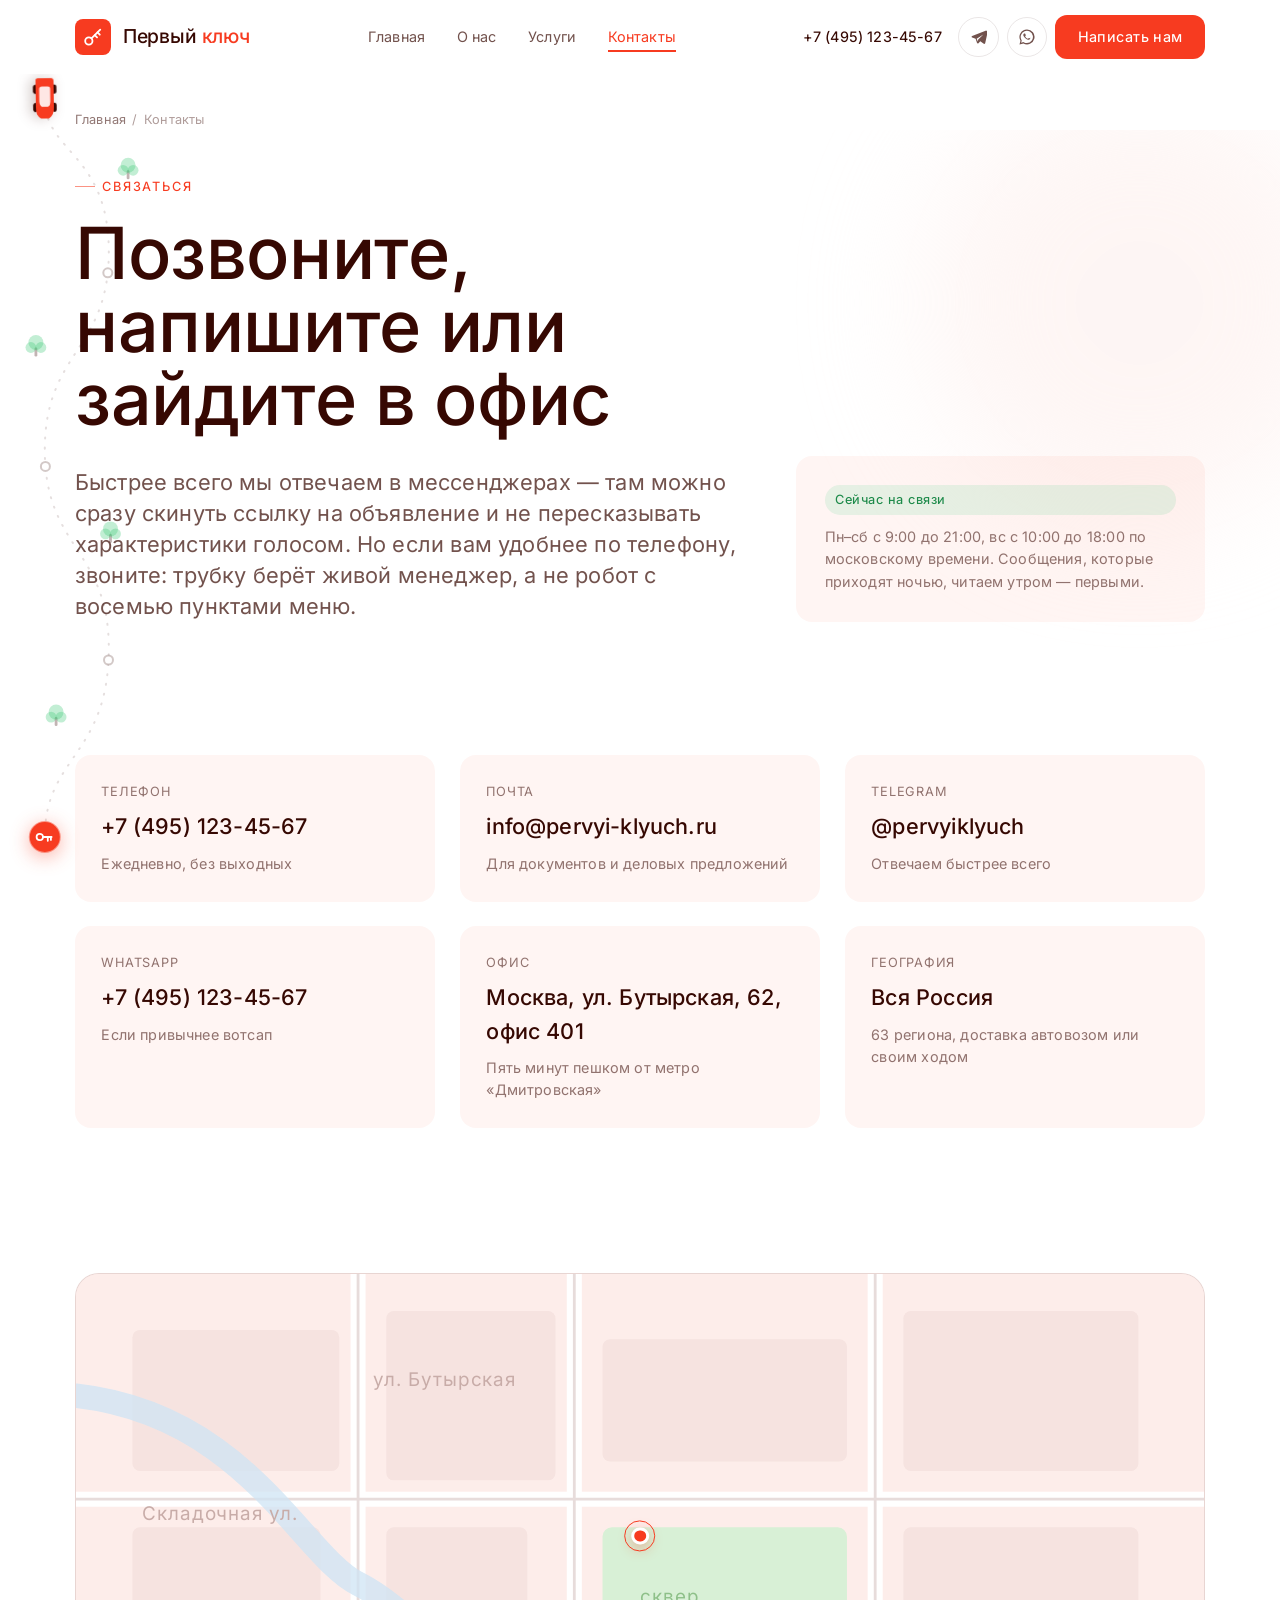
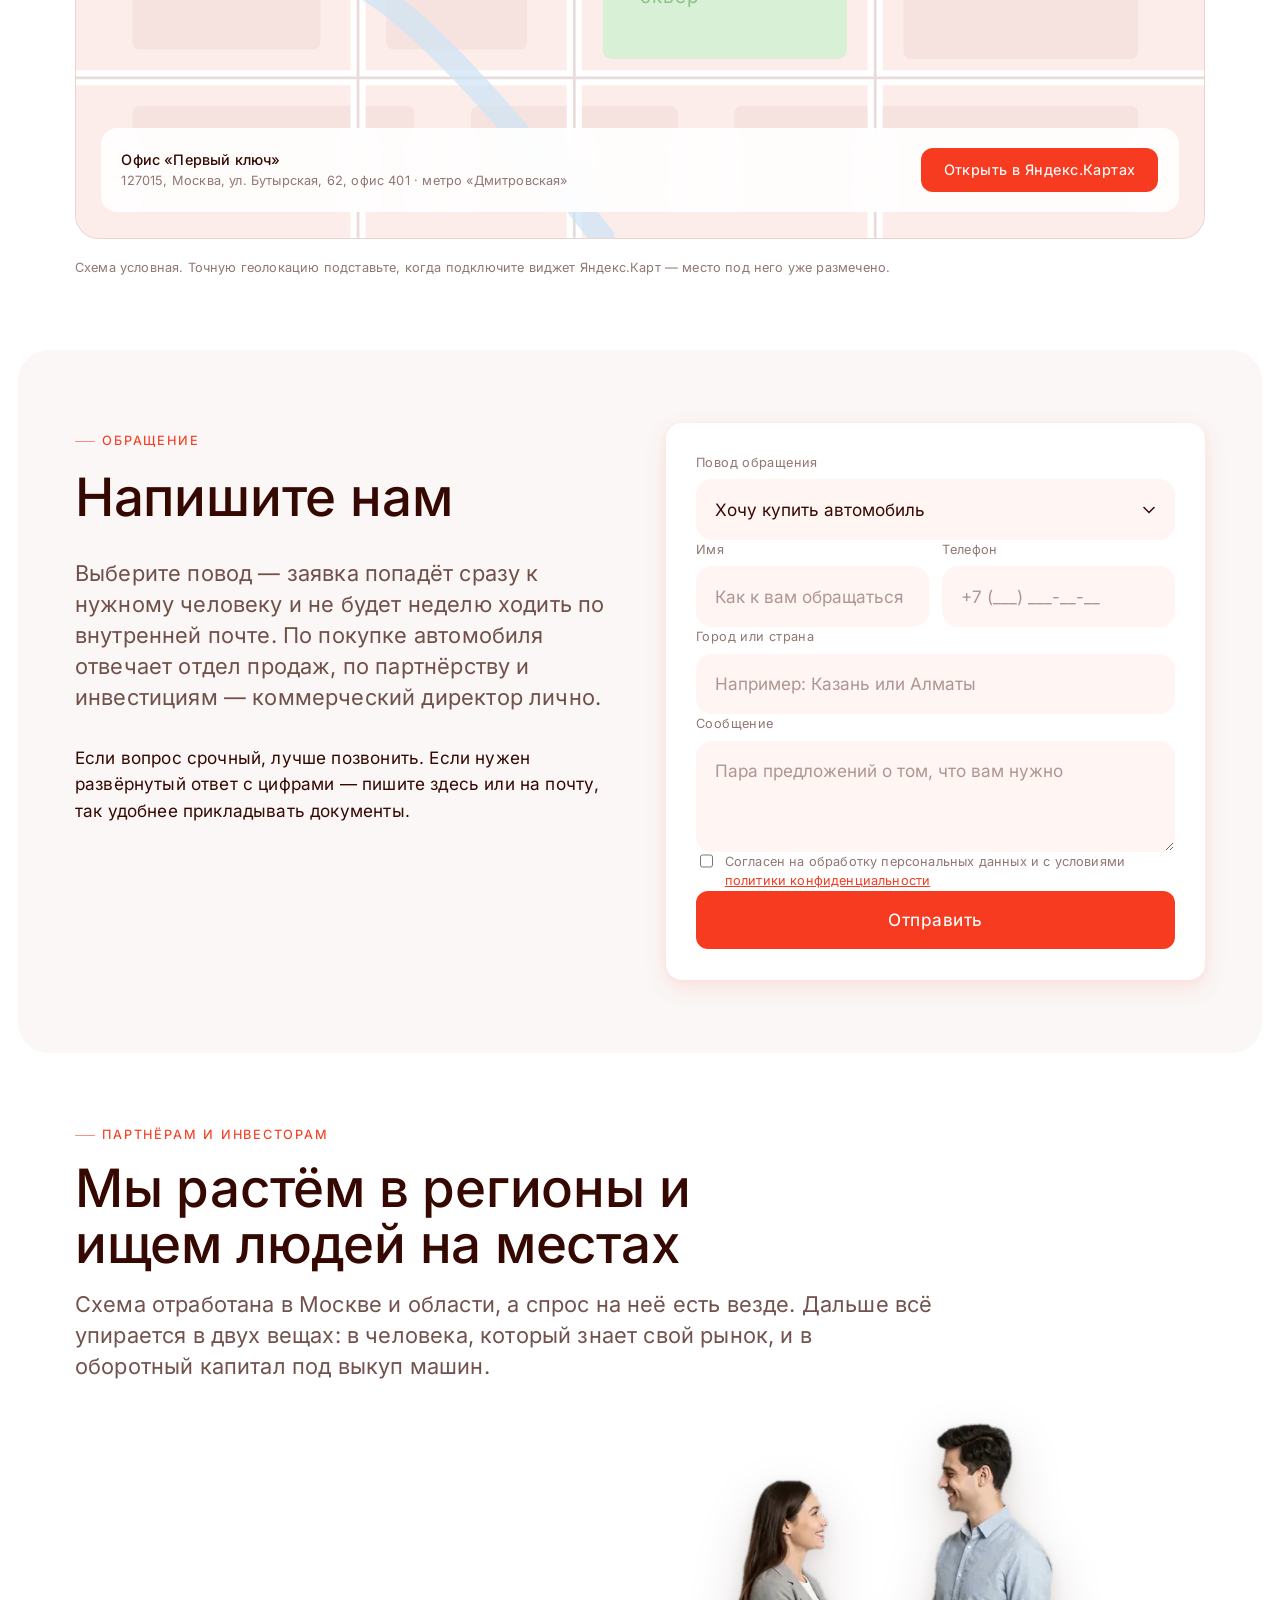
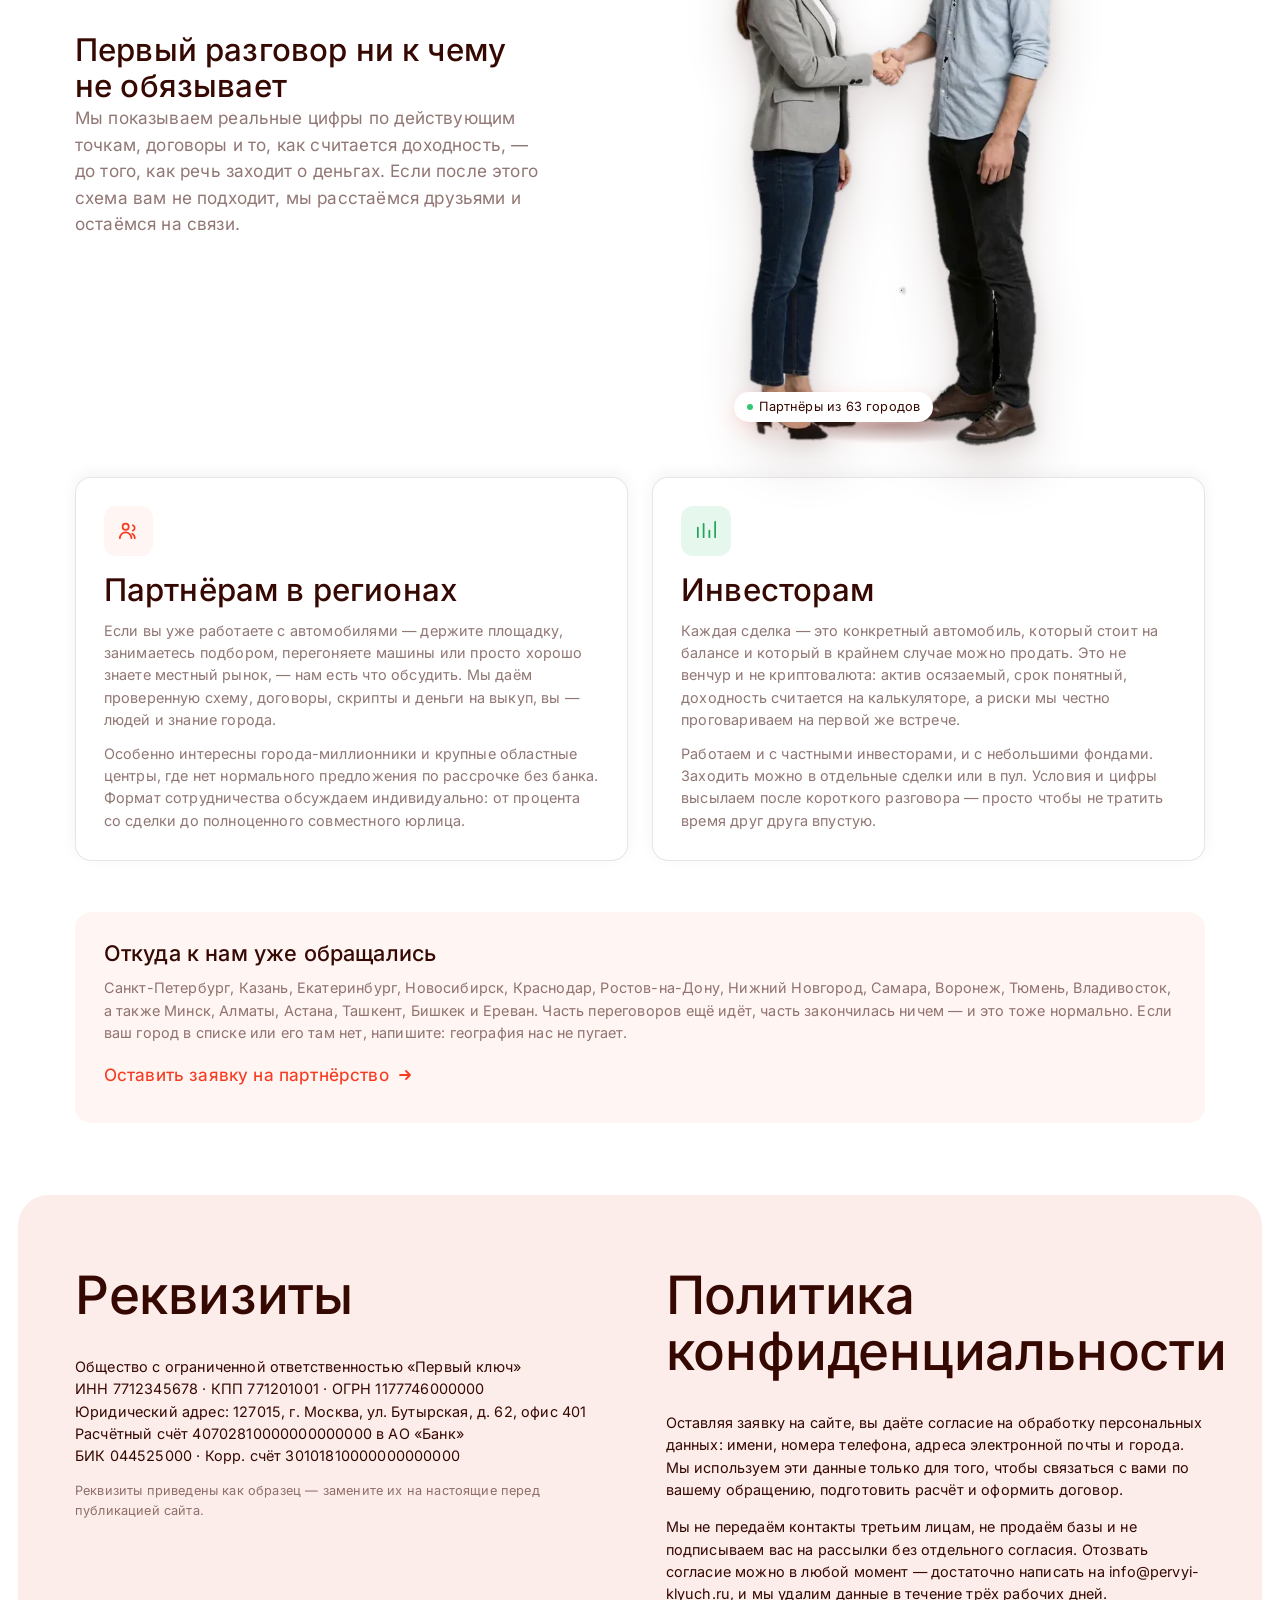
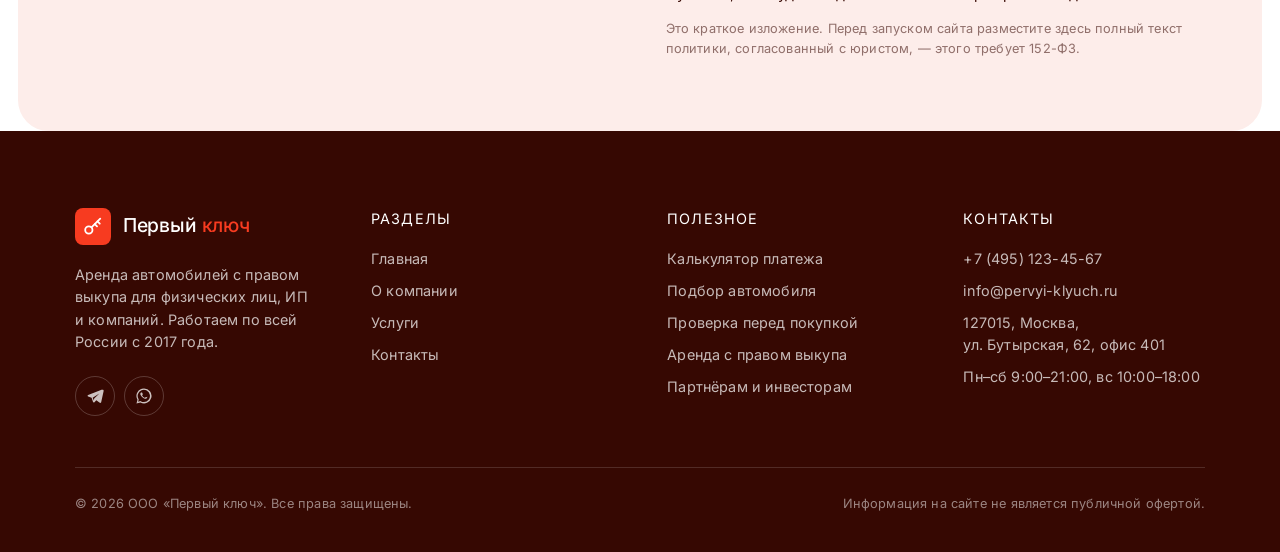
<file: kontakty.html>
<!DOCTYPE html>
<html lang="ru" class="no-js">
<head>
<meta charset="utf-8">
<meta name="viewport" content="width=device-width, initial-scale=1, viewport-fit=cover">
<title>Контакты — Первый ключ, аренда авто с выкупом по России</title>
<meta name="description" content="Телефон, почта, адрес офиса в Москве и режим работы. Форма обращения: покупка авто, партнёрство или инвестиции. Работаем по всей России.">
<meta name="keywords" content="контакты аренда авто с выкупом, стать партнёром автобизнес, инвестиции в автобизнес, офис Москва выкуп автомобилей">
<link rel="canonical" href="https://krokikro.github.io/pervyi-klyuch/kontakty.html">
<meta name="robots" content="index, follow">
<meta name="theme-color" content="#f73b20">

<meta property="og:type" content="website">
<meta property="og:site_name" content="Первый ключ">
<meta property="og:locale" content="ru_RU">
<meta property="og:title" content="Контакты — Первый ключ">
<meta property="og:description" content="Телефон, почта, адрес и форма обращения. Отдельно — предложения для партнёров и инвесторов.">
<meta property="og:url" content="https://krokikro.github.io/pervyi-klyuch/kontakty.html">

<link rel="icon" href="assets/img/favicon.svg" type="image/svg+xml">
<link rel="preload" href="assets/fonts/inter-cyrillic-wght-normal.woff2" as="font" type="font/woff2" crossorigin>
<link rel="stylesheet" href="assets/css/style.css">
</head>
<body>

<a class="skip-link" href="#main">Перейти к содержимому</a>
<div class="progress" aria-hidden="true"></div>

<header class="header">
  <div class="container header__inner">
    <a class="logo" href="index.html" aria-label="Первый ключ — на главную">
      <span class="logo__mark" aria-hidden="true">
        <svg viewBox="0 0 24 24" fill="none" stroke="currentColor" stroke-width="2" stroke-linecap="round" stroke-linejoin="round"><circle cx="7.5" cy="16.5" r="4"/><path d="M10.4 13.6 20 4"/><path d="m17 7 2.5 2.5"/><path d="m14 10 2.5 2.5"/></svg>
      </span>
      <b>Первый <span>ключ</span></b>
    </a>
    <nav class="nav" aria-label="Основное меню">
      <a href="index.html">Главная</a>
      <a href="o-nas.html">О нас</a>
      <a href="uslugi.html">Услуги</a>
      <a href="kontakty.html" aria-current="page">Контакты</a>
    </nav>
    <div class="header__actions">
      <a class="header__phone" href="tel:+74951234567">+7 (495) 123-45-67</a>
      <a class="icon-btn" href="https://t.me/pervyiklyuch" target="_blank" rel="noopener" aria-label="Написать в Telegram">
        <svg viewBox="0 0 24 24" fill="currentColor"><path d="M21.7 3.4 2.9 10.6c-1 .4-1 1.8 0 2.2l4.6 1.5 1.8 5.6c.3.9 1.4 1.1 2 .4l2.5-2.6 4.6 3.4c.7.5 1.7.1 1.9-.7l3.3-15c.2-1-.8-1.9-1.9-1.5ZM8.9 14.4l9-5.6-6.6 6.2c-.2.2-.4.5-.4.8l-.3 2.2-1.7-3.6Z"/></svg>
      </a>
      <a class="icon-btn" href="https://wa.me/74951234567" target="_blank" rel="noopener" aria-label="Написать в WhatsApp">
        <svg viewBox="0 0 24 24" fill="currentColor"><path d="M12 2a10 10 0 0 0-8.7 15L2 22l5.2-1.3A10 10 0 1 0 12 2Zm0 18.2c-1.6 0-3.1-.4-4.4-1.2l-.3-.2-3.1.8.8-3-.2-.3A8.2 8.2 0 1 1 12 20.2Zm4.6-6.1c-.3-.1-1.5-.7-1.7-.8-.2-.1-.4-.1-.6.1-.2.3-.6.8-.8 1-.1.2-.3.2-.5.1-1.5-.7-2.4-1.3-3.4-3-.3-.5.3-.4.8-1.4.1-.2 0-.3 0-.5s-.6-1.4-.8-1.9c-.2-.5-.4-.4-.6-.4h-.5c-.2 0-.5.1-.7.3-.9.9-.9 2.1-.1 3.4.8 1.3 1.9 2.9 4 3.9 2 .9 2.4.8 3 .7.7-.1 1.5-.6 1.7-1.2.2-.6.2-1.1.2-1.2-.1-.1-.3-.2-.5-.3Z"/></svg>
      </a>
      <a class="btn" href="#forma" data-modal data-modal-topic="Хочу купить автомобиль">Написать нам</a>
      <button class="burger" type="button" aria-expanded="false" aria-controls="mobile-nav" aria-label="Меню">
        <span></span><span></span><span></span>
      </button>
    </div>
  </div>
</header>

<div class="mobile-nav" id="mobile-nav">
  <a href="index.html">Главная</a>
  <a href="o-nas.html">О нас</a>
  <a href="uslugi.html">Услуги</a>
  <a href="kontakty.html">Контакты</a>
  <div class="mobile-nav__foot">
    <a class="btn btn--lg btn--block" href="tel:+74951234567">+7 (495) 123-45-67</a>
    <a class="btn btn--lg btn--ghost btn--block" href="https://t.me/pervyiklyuch" target="_blank" rel="noopener">Telegram</a>
    <a class="btn btn--lg btn--ghost btn--block" href="https://wa.me/74951234567" target="_blank" rel="noopener">WhatsApp</a>
  </div>
</div>

<main id="main">

<div class="container">
  <ol class="crumbs">
    <li><a href="index.html">Главная</a></li>
    <li>Контакты</li>
  </ol>
</div>

<!-- ================= ЗАГОЛОВОК ================= -->
<section class="page-hero">
  <span class="blob blob--1" aria-hidden="true"></span>
  <div class="container page-hero__grid">
    <div>
      <span class="eyebrow fade-up">Связаться</span>
      <h1 class="mt-2 fade-up d1">Позвоните, напишите или зайдите в офис</h1>
      <p class="lead mt-3 fade-up d2">
        Быстрее всего мы отвечаем в мессенджерах — там можно сразу скинуть ссылку на объявление и не пересказывать
        характеристики голосом. Но если вам удобнее по телефону, звоните: трубку берёт живой менеджер, а не робот
        с восемью пунктами меню.
      </p>
    </div>
    <div class="fade-up d3">
      <div class="card card--tint">
        <span class="chip chip--mint">Сейчас на связи</span>
        <p class="small muted">Пн–сб с 9:00 до 21:00, вс с 10:00 до 18:00 по московскому времени. Сообщения, которые приходят ночью, читаем утром — первыми.</p>
      </div>
    </div>
  </div>
</section>

<!-- ================= КОНТАКТЫ ================= -->
<section class="section">
  <div class="container">
    <div class="grid grid-3" data-stagger="80">
      <a class="contact-card" href="tel:+74951234567" data-reveal>
        <span class="contact-card__l">Телефон</span>
        <span class="contact-card__v">+7 (495) 123-45-67</span>
        <span class="contact-card__d">Ежедневно, без выходных</span>
      </a>
      <a class="contact-card" href="mailto:info@pervyi-klyuch.ru" data-reveal>
        <span class="contact-card__l">Почта</span>
        <span class="contact-card__v">info@pervyi-klyuch.ru</span>
        <span class="contact-card__d">Для документов и деловых предложений</span>
      </a>
      <a class="contact-card" href="https://t.me/pervyiklyuch" target="_blank" rel="noopener" data-reveal>
        <span class="contact-card__l">Telegram</span>
        <span class="contact-card__v">@pervyiklyuch</span>
        <span class="contact-card__d">Отвечаем быстрее всего</span>
      </a>
      <a class="contact-card" href="https://wa.me/74951234567" target="_blank" rel="noopener" data-reveal>
        <span class="contact-card__l">WhatsApp</span>
        <span class="contact-card__v">+7 (495) 123-45-67</span>
        <span class="contact-card__d">Если привычнее вотсап</span>
      </a>
      <div class="contact-card" data-reveal>
        <span class="contact-card__l">Офис</span>
        <span class="contact-card__v">Москва, ул. Бутырская, 62, офис 401</span>
        <span class="contact-card__d">Пять минут пешком от метро «Дмитровская»</span>
      </div>
      <div class="contact-card" data-reveal>
        <span class="contact-card__l">География</span>
        <span class="contact-card__v">Вся Россия</span>
        <span class="contact-card__d">63 региона, доставка автовозом или своим ходом</span>
      </div>
    </div>
  </div>
</section>

<!-- ================= КАРТА ================= -->
<section class="section">
  <div class="container">
    <div class="map" data-reveal>
      <svg viewBox="0 0 1200 600" preserveAspectRatio="xMidYMid slice" role="img" aria-label="Схема расположения офиса: улица Бутырская, 62, Москва">
        <rect width="1200" height="600" fill="#fdedea"/>
        <g fill="#f6e3e0">
          <rect x="60" y="60" width="220" height="150" rx="8"/>
          <rect x="330" y="40" width="180" height="180" rx="8"/>
          <rect x="560" y="70" width="260" height="130" rx="8"/>
          <rect x="880" y="40" width="250" height="170" rx="8"/>
          <rect x="60" y="270" width="200" height="130" rx="8"/>
          <rect x="330" y="270" width="150" height="130" rx="8"/>
          <rect x="880" y="270" width="250" height="140" rx="8"/>
          <rect x="60" y="460" width="300" height="110" rx="8"/>
          <rect x="420" y="460" width="220" height="110" rx="8"/>
          <rect x="700" y="460" width="430" height="110" rx="8"/>
        </g>
        <g fill="#d8f0d6">
          <rect x="560" y="270" width="260" height="140" rx="10"/>
        </g>
        <g stroke="#ffffff" stroke-width="16" fill="none" stroke-linecap="round">
          <path d="M0 240 H1200"/>
          <path d="M0 430 H1200"/>
          <path d="M300 0 V600"/>
          <path d="M530 0 V600"/>
          <path d="M850 0 V600"/>
        </g>
        <g stroke="#e7dcdb" stroke-width="3" fill="none">
          <path d="M0 240 H1200"/>
          <path d="M0 430 H1200"/>
          <path d="M300 0 V600"/>
          <path d="M530 0 V600"/>
          <path d="M850 0 V600"/>
        </g>
        <path d="M0 130 C 180 150, 240 300, 300 330 S 460 470, 560 600" stroke="#cfe4f5" stroke-width="26" fill="none" stroke-linecap="round" opacity=".75"/>
        <text x="316" y="120" fill="#c8aca8" font-family="Inter var, sans-serif" font-size="20" letter-spacing="1">ул. Бутырская</text>
        <text x="70" y="262" fill="#c8aca8" font-family="Inter var, sans-serif" font-size="20" letter-spacing="1">Складочная ул.</text>
        <text x="600" y="350" fill="#8ec089" font-family="Inter var, sans-serif" font-size="20" letter-spacing="1">сквер</text>
      </svg>
      <div class="map__pin" aria-hidden="true"><span class="map__dot"></span></div>
      <div class="map__label">
        <div>
          <div class="small" style="font-weight:500">Офис «Первый ключ»</div>
          <div class="xs muted">127015, Москва, ул. Бутырская, 62, офис 401 · метро «Дмитровская»</div>
        </div>
        <a class="btn" href="https://yandex.ru/maps/?text=Москва,+улица+Бутырская,+62" target="_blank" rel="noopener">Открыть в Яндекс.Картах</a>
      </div>
    </div>
    <p class="xs muted mt-2">Схема условная. Точную геолокацию подставьте, когда подключите виджет Яндекс.Карт — место под него уже размечено.</p>
  </div>
</section>

<!-- ================= ФОРМА ================= -->
<section class="section section--sand" id="forma">
  <div class="container">
    <div class="grid grid-2" style="gap:clamp(2rem,4vw,4.5rem);align-items:start">
      <div data-reveal="left">
        <span class="eyebrow">Обращение</span>
        <h2 class="mt-2">Напишите нам</h2>
        <p class="lead mt-3">
          Выберите повод — заявка попадёт сразу к нужному человеку и не будет неделю ходить по внутренней почте.
          По покупке автомобиля отвечает отдел продаж, по партнёрству и инвестициям — коммерческий директор лично.
        </p>
        <div class="prose mt-3">
          <p>Если вопрос срочный, лучше позвонить. Если нужен развёрнутый ответ с цифрами — пишите здесь или на почту, так удобнее прикладывать документы.</p>
        </div>
      </div>

      <form class="form" data-form="contact" novalidate style="box-shadow:var(--shadow-lg)">
        <div class="form__body">
          <div class="field">
            <label for="k-topic">Повод обращения</label>
            <select id="k-topic" name="topic">
              <option>Хочу купить автомобиль</option>
              <option>Хочу стать партнёром</option>
              <option>Интересуют инвестиции</option>
              <option>Другой вопрос</option>
            </select>
          </div>
          <div class="form__row">
            <div class="field">
              <label for="k-name">Имя</label>
              <input id="k-name" name="name" type="text" placeholder="Как к вам обращаться" required autocomplete="name">
              <span class="field__err">Напишите, пожалуйста, имя</span>
            </div>
            <div class="field">
              <label for="k-phone">Телефон</label>
              <input id="k-phone" name="phone" type="tel" placeholder="+7 (___) ___-__-__" required autocomplete="tel">
              <span class="field__err">Проверьте номер: нужно 11 цифр</span>
            </div>
          </div>
          <div class="field">
            <label for="k-city">Город или страна</label>
            <input id="k-city" name="city" type="text" placeholder="Например: Казань или Алматы" autocomplete="address-level2">
          </div>
          <div class="field">
            <label for="k-msg">Сообщение</label>
            <textarea id="k-msg" name="message" placeholder="Пара предложений о том, что вам нужно"></textarea>
          </div>
          <label class="consent">
            <input type="checkbox" name="consent" required>
            <span>Согласен на обработку персональных данных и с условиями <a href="#politika">политики конфиденциальности</a></span>
          </label>
          <button class="btn btn--lg btn--block" type="submit">Отправить</button>
        </div>
        <div class="form__done">
          <div class="form__done-mark">
            <svg width="26" height="26" viewBox="0 0 24 24" fill="none" stroke="currentColor" stroke-width="2.2" stroke-linecap="round" stroke-linejoin="round"><path d="m5 13 4.5 4.5L19 7"/></svg>
          </div>
          <h3>Сообщение отправлено</h3>
          <p class="small muted max-60">Мы прочитаем его в рабочее время и ответим на указанный номер. По вопросам партнёрства ответ обычно занимает до одного рабочего дня.</p>
        </div>
      </form>
    </div>
  </div>
</section>

<!-- ================= ПАРТНЁРАМ И ИНВЕСТОРАМ ================= -->
<section class="section" id="partneram">
  <div class="container">
    <div class="section-head section-head--wide" data-reveal="rise">
      <span class="eyebrow">Партнёрам и инвесторам</span>
      <h2>Мы растём в регионы и ищем людей на местах</h2>
      <p class="lead">Схема отработана в Москве и области, а спрос на неё есть везде. Дальше всё упирается в двух вещах: в человека, который знает свой рынок, и в оборотный капитал под выкуп машин.</p>
    </div>

    <div class="cutrow cutrow--flip mb-4">
      <figure class="cut" data-reveal="tilt-r" style="--cut-ar:0.512;--cut-max:20rem">
          <img src="assets/img/cut/partnery.webp" width="461" height="900" alt="Рукопожатие после подписания партнёрского соглашения" loading="lazy" decoding="async">
          <figcaption class="cut__tag">Партнёры из 63 городов</figcaption>
        </figure>
      <div data-reveal="left">
        <h3 style="font-size:var(--fs-h3)">Первый разговор ни к чему не обязывает</h3>
        <p class="muted">Мы показываем реальные цифры по действующим точкам, договоры и то, как считается доходность, — до того, как речь заходит о деньгах. Если после этого схема вам не подходит, мы расстаёмся друзьями и остаёмся на связи.</p>
      </div>
    </div>

    <div class="grid grid-2" data-stagger="120">
      <article class="card" data-reveal="tilt">
        <span class="card__icon" aria-hidden="true"><svg viewBox="0 0 24 24" fill="none" stroke="currentColor" stroke-width="1.8" stroke-linecap="round" stroke-linejoin="round"><circle cx="9" cy="8" r="3.2"/><path d="M3 20a6 6 0 0 1 12 0"/><path d="M16.5 6.5a3 3 0 0 1 0 5.6"/><path d="M18.5 20a5.5 5.5 0 0 0-2.6-4.7"/></svg></span>
        <h3>Партнёрам в регионах</h3>
        <p class="muted small">Если вы уже работаете с автомобилями — держите площадку, занимаетесь подбором, перегоняете машины или просто хорошо знаете местный рынок, — нам есть что обсудить. Мы даём проверенную схему, договоры, скрипты и деньги на выкуп, вы — людей и знание города.</p>
        <p class="muted small">Особенно интересны города-миллионники и крупные областные центры, где нет нормального предложения по рассрочке без банка. Формат сотрудничества обсуждаем индивидуально: от процента со сделки до полноценного совместного юрлица.</p>
      </article>

      <article class="card" data-reveal="tilt">
        <span class="card__icon card__icon--green" aria-hidden="true"><svg viewBox="0 0 24 24" fill="none" stroke="currentColor" stroke-width="1.8" stroke-linecap="round" stroke-linejoin="round"><path d="M4 19V9"/><path d="M10 19V5"/><path d="M16 19v-7"/><path d="M22 19V3"/></svg></span>
        <h3>Инвесторам</h3>
        <p class="muted small">Каждая сделка — это конкретный автомобиль, который стоит на балансе и который в крайнем случае можно продать. Это не венчур и не криптовалюта: актив осязаемый, срок понятный, доходность считается на калькуляторе, а риски мы честно проговариваем на первой же встрече.</p>
        <p class="muted small">Работаем и с частными инвесторами, и с небольшими фондами. Заходить можно в отдельные сделки или в пул. Условия и цифры высылаем после короткого разговора — просто чтобы не тратить время друг друга впустую.</p>
      </article>
    </div>

    <div class="card card--tint card--flat mt-4" data-reveal>
      <h3 style="font-size:var(--fs-h4)">Откуда к нам уже обращались</h3>
      <p class="muted small">Санкт-Петербург, Казань, Екатеринбург, Новосибирск, Краснодар, Ростов-на-Дону, Нижний Новгород, Самара, Воронеж, Тюмень, Владивосток, а также Минск, Алматы, Астана, Ташкент, Бишкек и Ереван. Часть переговоров ещё идёт, часть закончилась ничем — и это тоже нормально. Если ваш город в списке или его там нет, напишите: география нас не пугает.</p>
      <a class="link-arrow" href="#forma" data-modal data-modal-topic="Партнёрство или инвестиции" data-modal-title="Партнёрство и инвестиции" data-modal-text="Расскажите коротко о себе и городе — вышлем условия и цифры после короткого разговора.">Оставить заявку на партнёрство
        <svg width="16" height="16" viewBox="0 0 16 16" fill="none" stroke="currentColor" stroke-width="1.8" stroke-linecap="round" stroke-linejoin="round"><path d="M3 8h10m-4-4 4 4-4 4"/></svg>
      </a>
    </div>
  </div>
</section>

<!-- ================= РЕКВИЗИТЫ И ПОЛИТИКА ================= -->
<section class="section section--tint" id="politika">
  <div class="container">
    <div class="grid grid-2" style="gap:clamp(2rem,4vw,4.5rem);align-items:start">
      <div data-reveal="left">
        <h2>Реквизиты</h2>
        <div class="prose mt-3">
          <p class="small">Общество с ограниченной ответственностью «Первый ключ»<br>
          ИНН 7712345678 · КПП 771201001 · ОГРН 1177746000000<br>
          Юридический адрес: 127015, г. Москва, ул. Бутырская, д. 62, офис 401<br>
          Расчётный счёт 40702810000000000000 в АО «Банк»<br>
          БИК 044525000 · Корр. счёт 30101810000000000000</p>
          <p class="xs muted">Реквизиты приведены как образец — замените их на настоящие перед публикацией сайта.</p>
        </div>
      </div>
      <div data-reveal="right">
        <h2>Политика конфиденциальности</h2>
        <div class="prose mt-3">
          <p class="small">Оставляя заявку на сайте, вы даёте согласие на обработку персональных данных: имени, номера телефона, адреса электронной почты и города. Мы используем эти данные только для того, чтобы связаться с вами по вашему обращению, подготовить расчёт и оформить договор.</p>
          <p class="small">Мы не передаём контакты третьим лицам, не продаём базы и не подписываем вас на рассылки без отдельного согласия. Отозвать согласие можно в любой момент — достаточно написать на info@pervyi-klyuch.ru, и мы удалим данные в течение трёх рабочих дней.</p>
          <p class="xs muted">Это краткое изложение. Перед запуском сайта разместите здесь полный текст политики, согласованный с юристом, — этого требует 152-ФЗ.</p>
        </div>
      </div>
    </div>
  </div>
</section>

</main>

<footer class="footer">
  <div class="container">
    <div class="footer__grid">
      <div class="footer__brand">
        <a class="logo" href="index.html">
          <span class="logo__mark" aria-hidden="true">
            <svg viewBox="0 0 24 24" fill="none" stroke="currentColor" stroke-width="2" stroke-linecap="round" stroke-linejoin="round"><circle cx="7.5" cy="16.5" r="4"/><path d="M10.4 13.6 20 4"/><path d="m17 7 2.5 2.5"/><path d="m14 10 2.5 2.5"/></svg>
          </span>
          <b>Первый <span>ключ</span></b>
        </a>
        <p class="small" style="margin-top:1.2rem;max-width:34ch">Аренда автомобилей с правом выкупа для физических лиц, ИП и компаний. Работаем по всей России с 2017 года.</p>
        <div class="footer__socials">
          <a class="icon-btn" href="https://t.me/pervyiklyuch" target="_blank" rel="noopener" aria-label="Telegram">
            <svg viewBox="0 0 24 24" fill="currentColor"><path d="M21.7 3.4 2.9 10.6c-1 .4-1 1.8 0 2.2l4.6 1.5 1.8 5.6c.3.9 1.4 1.1 2 .4l2.5-2.6 4.6 3.4c.7.5 1.7.1 1.9-.7l3.3-15c.2-1-.8-1.9-1.9-1.5ZM8.9 14.4l9-5.6-6.6 6.2c-.2.2-.4.5-.4.8l-.3 2.2-1.7-3.6Z"/></svg>
          </a>
          <a class="icon-btn" href="https://wa.me/74951234567" target="_blank" rel="noopener" aria-label="WhatsApp">
            <svg viewBox="0 0 24 24" fill="currentColor"><path d="M12 2a10 10 0 0 0-8.7 15L2 22l5.2-1.3A10 10 0 1 0 12 2Zm0 18.2c-1.6 0-3.1-.4-4.4-1.2l-.3-.2-3.1.8.8-3-.2-.3A8.2 8.2 0 1 1 12 20.2Zm4.6-6.1c-.3-.1-1.5-.7-1.7-.8-.2-.1-.4-.1-.6.1-.2.3-.6.8-.8 1-.1.2-.3.2-.5.1-1.5-.7-2.4-1.3-3.4-3-.3-.5.3-.4.8-1.4.1-.2 0-.3 0-.5s-.6-1.4-.8-1.9c-.2-.5-.4-.4-.6-.4h-.5c-.2 0-.5.1-.7.3-.9.9-.9 2.1-.1 3.4.8 1.3 1.9 2.9 4 3.9 2 .9 2.4.8 3 .7.7-.1 1.5-.6 1.7-1.2.2-.6.2-1.1.2-1.2-.1-.1-.3-.2-.5-.3Z"/></svg>
          </a>
        </div>
      </div>

      <nav aria-label="Карта сайта">
        <div class="footer__t">Разделы</div>
        <ul class="footer__list">
          <li><a href="index.html">Главная</a></li>
          <li><a href="o-nas.html">О компании</a></li>
          <li><a href="uslugi.html">Услуги</a></li>
          <li><a href="kontakty.html">Контакты</a></li>
        </ul>
      </nav>

      <nav aria-label="Быстрые ссылки">
        <div class="footer__t">Полезное</div>
        <ul class="footer__list">
          <li><a href="index.html#kalkulyator">Калькулятор платежа</a></li>
          <li><a href="uslugi.html#podbor">Подбор автомобиля</a></li>
          <li><a href="uslugi.html#proverka">Проверка перед покупкой</a></li>
          <li><a href="uslugi.html#arenda">Аренда с правом выкупа</a></li>
          <li><a href="kontakty.html#partneram">Партнёрам и инвесторам</a></li>
        </ul>
      </nav>

      <div>
        <div class="footer__t">Контакты</div>
        <ul class="footer__list">
          <li><a href="tel:+74951234567">+7 (495) 123-45-67</a></li>
          <li><a href="mailto:info@pervyi-klyuch.ru">info@pervyi-klyuch.ru</a></li>
          <li>127015, Москва,<br>ул. Бутырская, 62, офис 401</li>
          <li>Пн–сб 9:00–21:00, вс 10:00–18:00</li>
        </ul>
      </div>
    </div>

    <div class="footer__bottom">
      <span>© <span data-year>2026</span> ООО «Первый ключ». Все права защищены.</span>
      <span>Информация на сайте не является публичной офертой.</span>
    </div>
  </div>
</footer>

<div class="fab">
  <a class="is-tg" href="https://t.me/pervyiklyuch" target="_blank" rel="noopener" aria-label="Telegram">
    <svg viewBox="0 0 24 24" fill="currentColor"><path d="M21.7 3.4 2.9 10.6c-1 .4-1 1.8 0 2.2l4.6 1.5 1.8 5.6c.3.9 1.4 1.1 2 .4l2.5-2.6 4.6 3.4c.7.5 1.7.1 1.9-.7l3.3-15c.2-1-.8-1.9-1.9-1.5ZM8.9 14.4l9-5.6-6.6 6.2c-.2.2-.4.5-.4.8l-.3 2.2-1.7-3.6Z"/></svg>
  </a>
  <a href="tel:+74951234567" aria-label="Позвонить">
    <svg viewBox="0 0 24 24" fill="none" stroke="currentColor" stroke-width="2" stroke-linecap="round" stroke-linejoin="round"><path d="M22 16.9v3a2 2 0 0 1-2.2 2 19.8 19.8 0 0 1-8.6-3.1 19.5 19.5 0 0 1-6-6A19.8 19.8 0 0 1 2.1 4.2 2 2 0 0 1 4.1 2h3a2 2 0 0 1 2 1.7c.1 1 .4 1.9.7 2.8a2 2 0 0 1-.5 2.1L8.1 9.9a16 16 0 0 0 6 6l1.3-1.3a2 2 0 0 1 2.1-.4c.9.3 1.8.6 2.8.7a2 2 0 0 1 1.7 2Z"/></svg>
  </a>
</div>


<div class="modal" id="lead-modal" role="dialog" aria-modal="true" aria-labelledby="lead-modal-title" aria-hidden="true">
  <button class="modal__backdrop" type="button" data-modal-close aria-label="Закрыть окно"></button>
  <div class="modal__win">
    <button class="modal__close" type="button" data-modal-close aria-label="Закрыть окно">
      <svg viewBox="0 0 16 16" fill="none" stroke="currentColor" stroke-width="1.9" stroke-linecap="round"><path d="m4 4 8 8M12 4l-8 8"/></svg>
    </button>
    <form class="form" data-form="lead-modal" novalidate>
      <div class="form__body">
        <div class="modal__head">
          <span class="eyebrow">Заявка</span>
          <h2 id="lead-modal-title" data-modal-title style="font-size:var(--fs-h3)">Оставьте заявку</h2>
          <p class="small muted" data-modal-text>Перезвоним в течение рабочего часа, посчитаем условия и ответим на вопросы. Ни к чему не обязывает.</p>
        </div>
        <div class="field">
          <label for="md-topic">С чем обращаетесь</label>
          <select id="md-topic" name="topic">
            <option>Хочу купить автомобиль</option>
            <option>Нужна коммерческая техника или спецтехника</option>
            <option>Нужен подбор автомобиля</option>
            <option>Нужна проверка автомобиля</option>
            <option>Вопрос по расчёту платежа</option>
            <option>Партнёрство или инвестиции</option>
          </select>
        </div>
        <div class="form__row">
          <div class="field">
            <label for="md-name">Имя</label>
            <input id="md-name" name="name" type="text" placeholder="Иван" required autocomplete="name">
            <span class="field__err">Напишите, пожалуйста, имя</span>
          </div>
          <div class="field">
            <label for="md-phone">Телефон</label>
            <input id="md-phone" name="phone" type="tel" placeholder="+7 (___) ___-__-__" required autocomplete="tel">
            <span class="field__err">Проверьте номер: нужно 11 цифр</span>
          </div>
        </div>
        <div class="field">
          <label for="md-car">Какая машина нужна</label>
          <textarea id="md-car" name="car" placeholder="Модель и бюджет или ссылка на объявление"></textarea>
        </div>
        <input type="hidden" name="calc" data-calc-summary value="">
        <label class="consent">
          <input type="checkbox" name="consent" required>
          <span>Согласен на обработку персональных данных</span>
        </label>
        <button class="btn btn--lg btn--block" type="submit">Отправить заявку</button>
        <p class="xs muted">Не звоним по десять раз и не передаём номер третьим лицам.</p>
      </div>
      <div class="form__done">
        <div class="form__done-mark">
          <svg width="26" height="26" viewBox="0 0 24 24" fill="none" stroke="currentColor" stroke-width="2.2" stroke-linecap="round" stroke-linejoin="round"><path d="m5 13 4.5 4.5L19 7"/></svg>
        </div>
        <h3>Заявка ушла</h3>
        <p class="small muted max-60">Менеджер посмотрит её и перезвонит в течение рабочего часа. Если нужно срочно — напишите нам в Telegram, там отвечаем быстрее.</p>
        <button class="btn btn--ghost" type="button" data-modal-close>Закрыть</button>
      </div>
    </form>
  </div>
</div>

<script src="assets/js/main.js" defer></script>

<script type="application/ld+json">
{
  "@context": "https://schema.org",
  "@graph": [
    {
      "@type": "ContactPage",
      "@id": "https://krokikro.github.io/pervyi-klyuch/kontakty.html#page",
      "url": "https://krokikro.github.io/pervyi-klyuch/kontakty.html",
      "name": "Контакты — Первый ключ",
      "inLanguage": "ru-RU",
      "about": { "@id": "https://krokikro.github.io/pervyi-klyuch/#org" }
    },
    {
      "@type": "BreadcrumbList",
      "itemListElement": [
        { "@type": "ListItem", "position": 1, "name": "Главная", "item": "https://krokikro.github.io/pervyi-klyuch/" },
        { "@type": "ListItem", "position": 2, "name": "Контакты", "item": "https://krokikro.github.io/pervyi-klyuch/kontakty.html" }
      ]
    },
    {
      "@type": "Organization",
      "@id": "https://krokikro.github.io/pervyi-klyuch/#org",
      "name": "Первый ключ",
      "url": "https://krokikro.github.io/pervyi-klyuch/",
      "email": "info@pervyi-klyuch.ru",
      "telephone": "+7-495-123-45-67",
      "address": {
        "@type": "PostalAddress",
        "streetAddress": "ул. Бутырская, 62, офис 401",
        "addressLocality": "Москва",
        "postalCode": "127015",
        "addressCountry": "RU"
      },
      "contactPoint": [
        { "@type": "ContactPoint", "telephone": "+7-495-123-45-67", "contactType": "sales", "areaServed": "RU", "availableLanguage": "Russian" },
        { "@type": "ContactPoint", "email": "info@pervyi-klyuch.ru", "contactType": "customer support", "areaServed": "RU", "availableLanguage": "Russian" }
      ]
    }
  ]
}
</script>


<!-- Фоновый маршрут: машинка едет от старта к ключам по мере прокрутки -->
<div class="road" aria-hidden="true">
  <svg preserveAspectRatio="none" focusable="false">
    <path class="road__ghost" fill="none"/>
    <path class="road__trail" fill="none"/>
    <g class="road__start"><circle class="road__dot" r="5.5"/></g>
      <g class="road__cp" data-at="0.24"><circle r="4.5"/></g>
      <g class="road__cp" data-at="0.5"><circle r="4.5"/></g>
      <g class="road__cp" data-at="0.76"><circle r="4.5"/></g>
      <g class="road__tree" data-at="0.13" data-side="-1"><rect class="road__trunk" x="-1.4" y="-1" width="2.8" height="9" rx="1.3"/><circle class="road__leaf" cx="0" cy="-6" r="7.5"/><circle class="road__leaf" cx="-5" cy="-1" r="5.4"/><circle class="road__leaf" cx="5" cy="-1" r="5.4"/></g>
      <g class="road__tree" data-at="0.37" data-side="1"><rect class="road__trunk" x="-1.4" y="-1" width="2.8" height="9" rx="1.3"/><circle class="road__leaf" cx="0" cy="-6" r="7.5"/><circle class="road__leaf" cx="-5" cy="-1" r="5.4"/><circle class="road__leaf" cx="5" cy="-1" r="5.4"/></g>
      <g class="road__tree" data-at="0.62" data-side="-1"><rect class="road__trunk" x="-1.4" y="-1" width="2.8" height="9" rx="1.3"/><circle class="road__leaf" cx="0" cy="-6" r="7.5"/><circle class="road__leaf" cx="-5" cy="-1" r="5.4"/><circle class="road__leaf" cx="5" cy="-1" r="5.4"/></g>
      <g class="road__tree" data-at="0.86" data-side="1"><rect class="road__trunk" x="-1.4" y="-1" width="2.8" height="9" rx="1.3"/><circle class="road__leaf" cx="0" cy="-6" r="7.5"/><circle class="road__leaf" cx="-5" cy="-1" r="5.4"/><circle class="road__leaf" cx="5" cy="-1" r="5.4"/></g>
    <g class="road__finish">
      <circle class="road__halo" r="15"/>
      <circle class="road__pin" r="15"/>
      <circle class="road__keyhole" cx="-5" cy="0" r="3.2"/>
      <path class="road__keybar" d="M-1.8 0H6.8M3 0V3.8M6.1 0V2.9"/>
    </g>
    <g class="road__car">
      <rect class="road__wheel" x="-11" y="-9" width="7" height="3.2" rx="1.6"/>
      <rect class="road__wheel" x="3" y="-9" width="7" height="3.2" rx="1.6"/>
      <rect class="road__wheel" x="-11" y="5.8" width="7" height="3.2" rx="1.6"/>
      <rect class="road__wheel" x="3" y="5.8" width="7" height="3.2" rx="1.6"/>
      <path class="road__body" d="M-14-7L6-7Q13-7 15-3L15 3Q13 7 6 7L-14 7Q-16 7-16 5L-16-5Q-16-7-14-7Z"/>
      <path class="road__roof" d="M-8-4.2L2-4.2Q5-4.2 6-2.4L6 2.4Q5 4.2 2 4.2L-8 4.2Q-9.6 4.2-9.6 2.4L-9.6-2.4Q-9.6-4.2-8-4.2Z"/>
    </g>
  </svg>
</div>

</body>
</html>
</file>
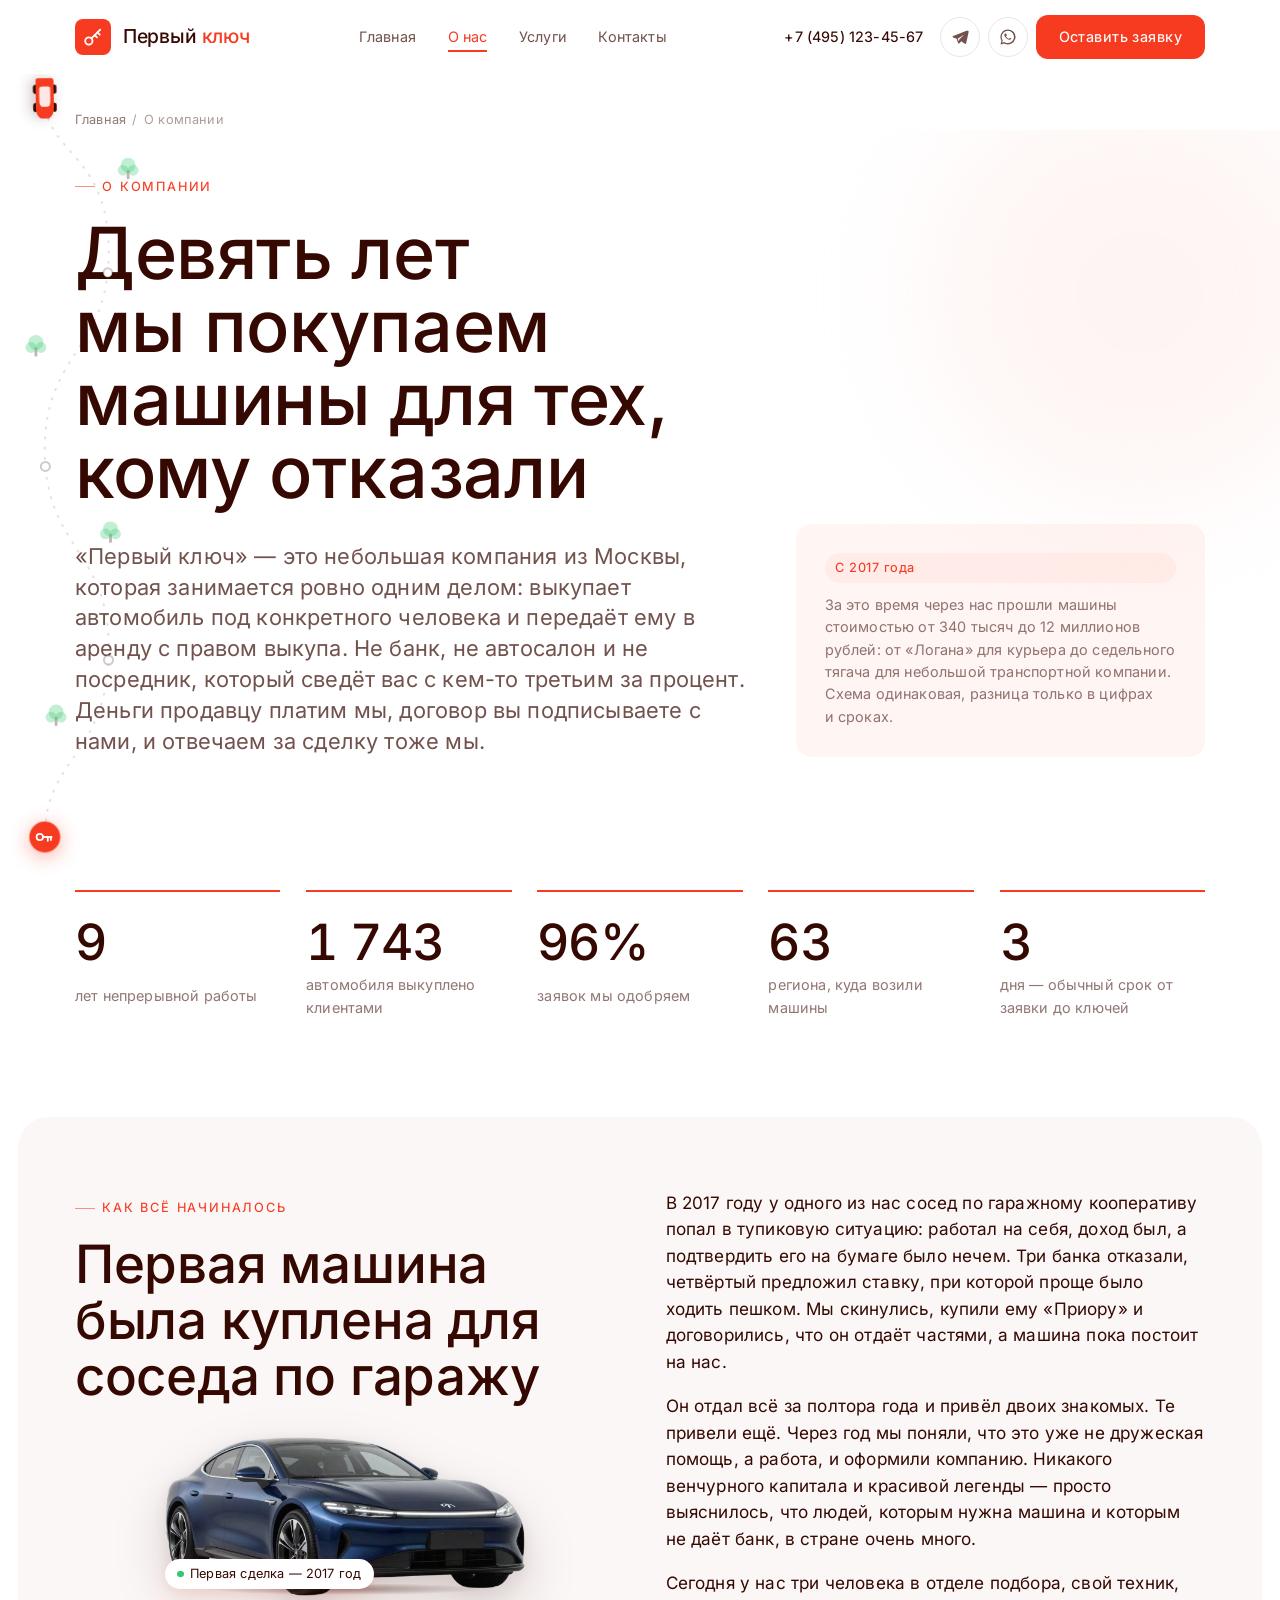
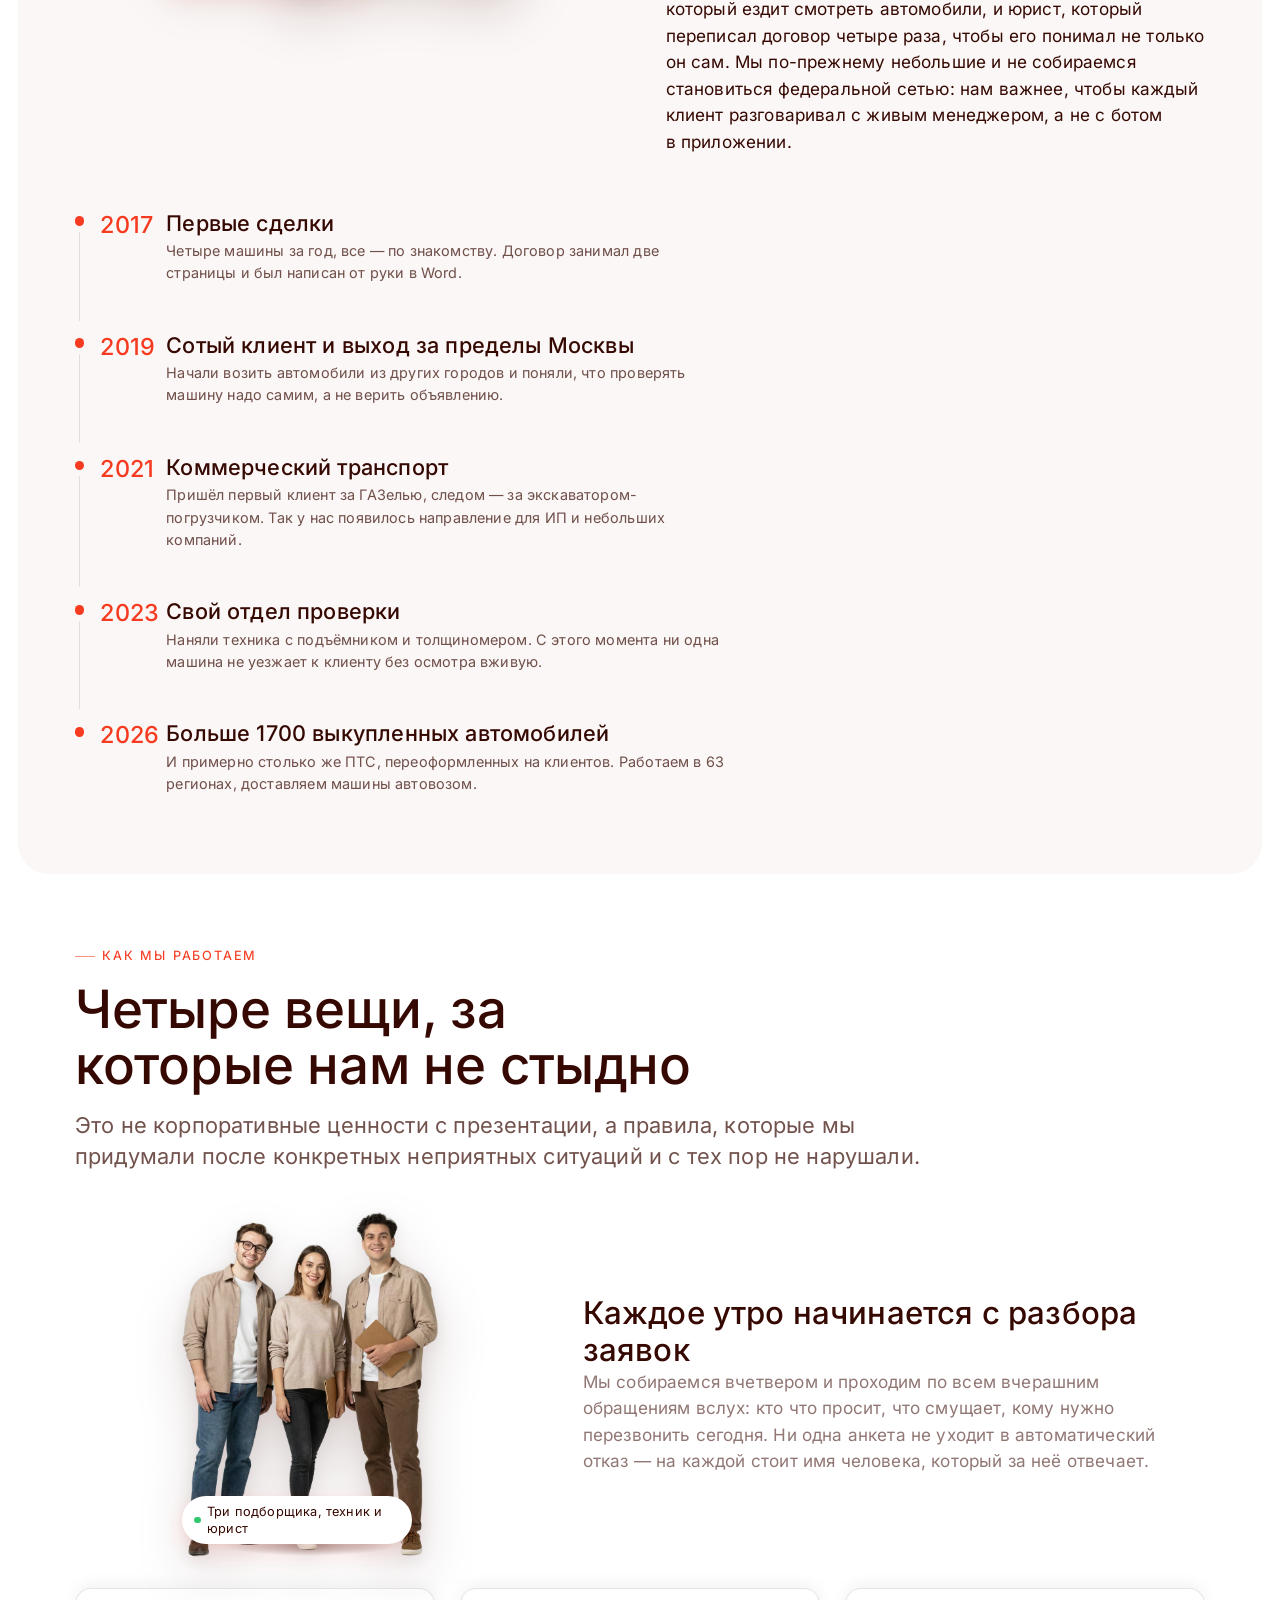
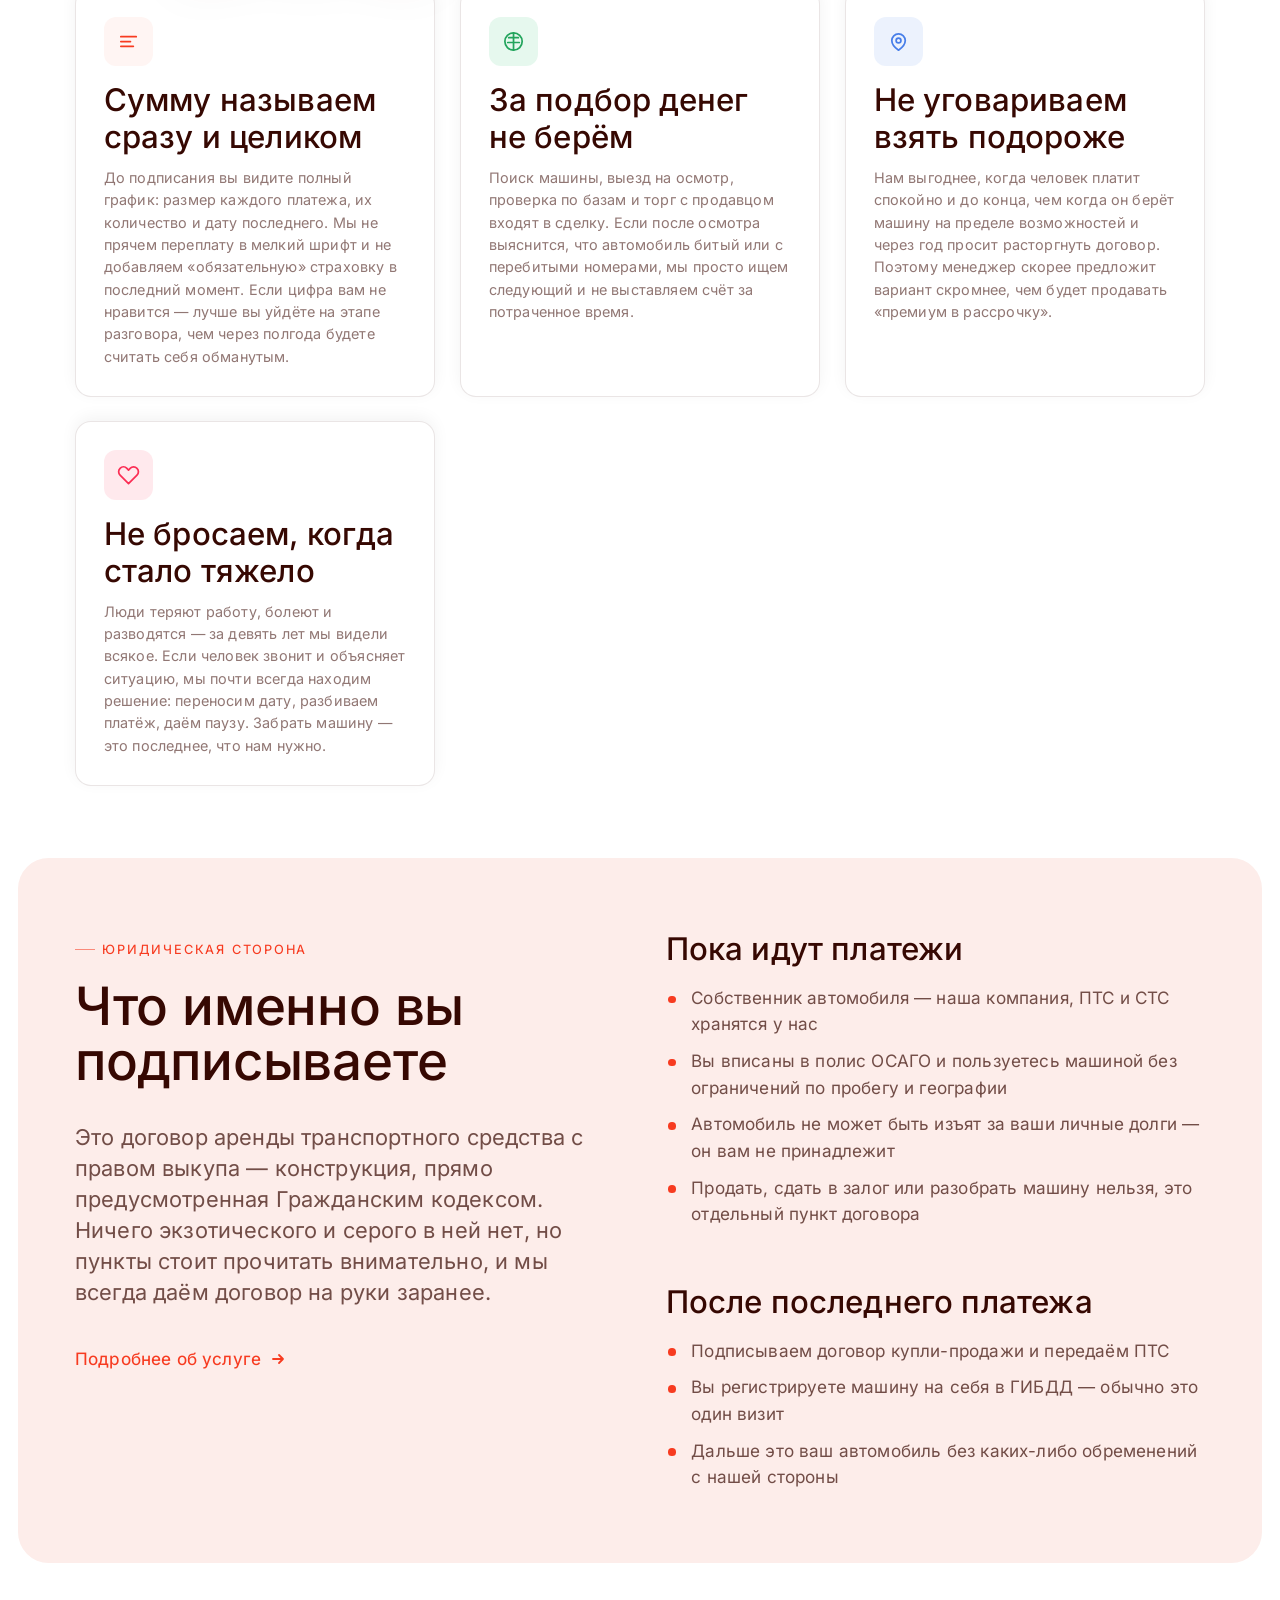
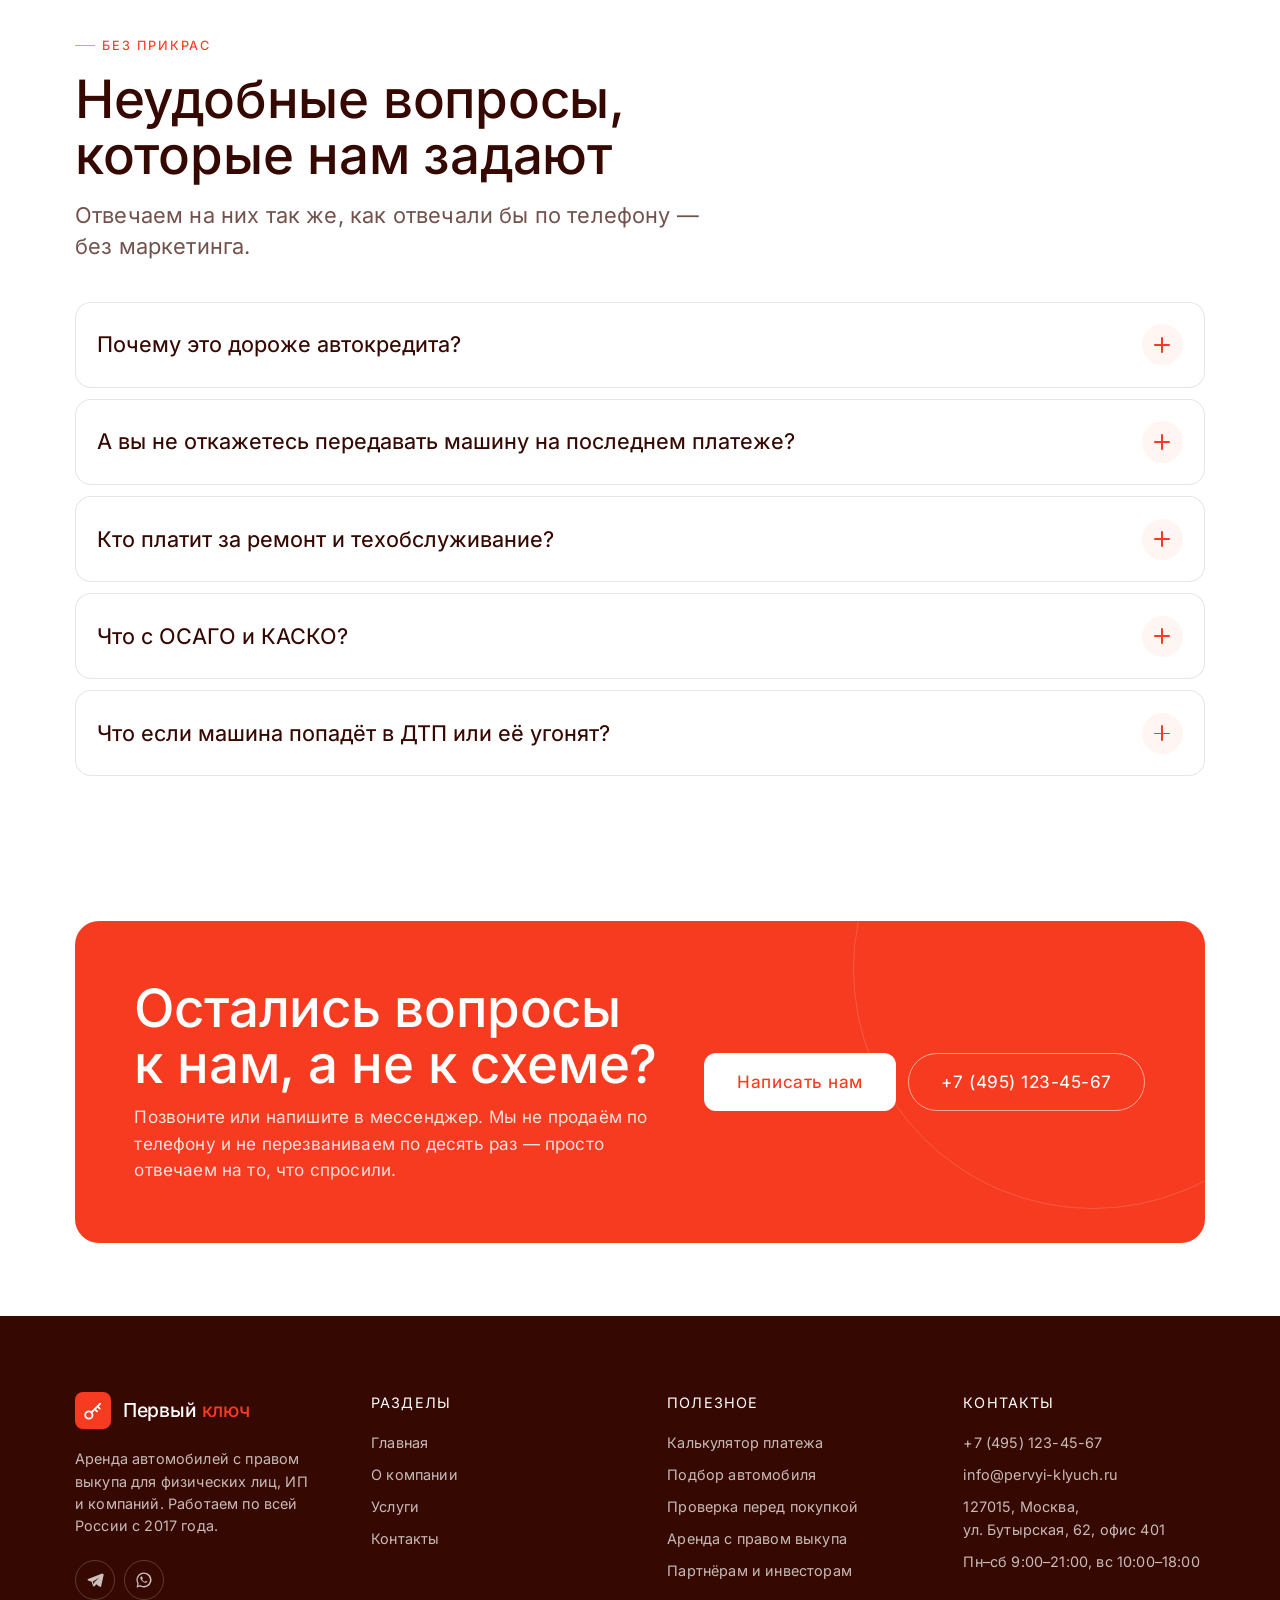
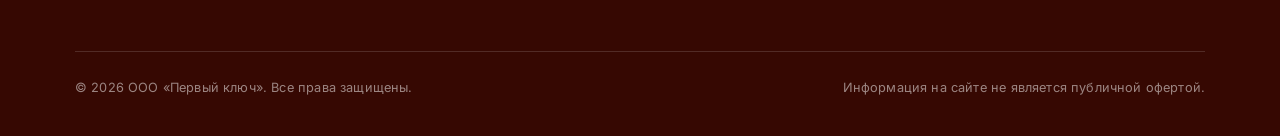
<file: o-nas.html>
<!DOCTYPE html>
<html lang="ru" class="no-js">
<head>
<meta charset="utf-8">
<meta name="viewport" content="width=device-width, initial-scale=1, viewport-fit=cover">
<title>О компании: 9 лет и 1700 выкупленных машин — Первый ключ</title>
<meta name="description" content="Как устроен договор аренды с правом выкупа, кто собственник машины и что бывает при просрочке. 9 лет работы, 1700+ выкупленных авто, 63 региона.">
<meta name="keywords" content="договор аренды автомобиля с правом выкупа, кто собственник авто до выкупа, надёжная компания аренда с выкупом, выкуп авто без банка отзывы">
<link rel="canonical" href="https://krokikro.github.io/pervyi-klyuch/o-nas.html">
<meta name="robots" content="index, follow">
<meta name="theme-color" content="#f73b20">

<meta property="og:type" content="article">
<meta property="og:site_name" content="Первый ключ">
<meta property="og:locale" content="ru_RU">
<meta property="og:title" content="О компании: 9 лет и 1700 выкупленных машин — Первый ключ">
<meta property="og:description" content="Как устроен договор аренды с правом выкупа, кто собственник машины и что мы делаем, когда клиенту становится тяжело платить.">
<meta property="og:url" content="https://krokikro.github.io/pervyi-klyuch/o-nas.html">

<link rel="icon" href="assets/img/favicon.svg" type="image/svg+xml">
<link rel="preload" href="assets/fonts/inter-cyrillic-wght-normal.woff2" as="font" type="font/woff2" crossorigin>
<link rel="stylesheet" href="assets/css/style.css">
</head>
<body>

<a class="skip-link" href="#main">Перейти к содержимому</a>
<div class="progress" aria-hidden="true"></div>

<header class="header">
  <div class="container header__inner">
    <a class="logo" href="index.html" aria-label="Первый ключ — на главную">
      <span class="logo__mark" aria-hidden="true">
        <svg viewBox="0 0 24 24" fill="none" stroke="currentColor" stroke-width="2" stroke-linecap="round" stroke-linejoin="round"><circle cx="7.5" cy="16.5" r="4"/><path d="M10.4 13.6 20 4"/><path d="m17 7 2.5 2.5"/><path d="m14 10 2.5 2.5"/></svg>
      </span>
      <b>Первый <span>ключ</span></b>
    </a>
    <nav class="nav" aria-label="Основное меню">
      <a href="index.html">Главная</a>
      <a href="o-nas.html" aria-current="page">О нас</a>
      <a href="uslugi.html">Услуги</a>
      <a href="kontakty.html">Контакты</a>
    </nav>
    <div class="header__actions">
      <a class="header__phone" href="tel:+74951234567">+7 (495) 123-45-67</a>
      <a class="icon-btn" href="https://t.me/pervyiklyuch" target="_blank" rel="noopener" aria-label="Написать в Telegram">
        <svg viewBox="0 0 24 24" fill="currentColor"><path d="M21.7 3.4 2.9 10.6c-1 .4-1 1.8 0 2.2l4.6 1.5 1.8 5.6c.3.9 1.4 1.1 2 .4l2.5-2.6 4.6 3.4c.7.5 1.7.1 1.9-.7l3.3-15c.2-1-.8-1.9-1.9-1.5ZM8.9 14.4l9-5.6-6.6 6.2c-.2.2-.4.5-.4.8l-.3 2.2-1.7-3.6Z"/></svg>
      </a>
      <a class="icon-btn" href="https://wa.me/74951234567" target="_blank" rel="noopener" aria-label="Написать в WhatsApp">
        <svg viewBox="0 0 24 24" fill="currentColor"><path d="M12 2a10 10 0 0 0-8.7 15L2 22l5.2-1.3A10 10 0 1 0 12 2Zm0 18.2c-1.6 0-3.1-.4-4.4-1.2l-.3-.2-3.1.8.8-3-.2-.3A8.2 8.2 0 1 1 12 20.2Zm4.6-6.1c-.3-.1-1.5-.7-1.7-.8-.2-.1-.4-.1-.6.1-.2.3-.6.8-.8 1-.1.2-.3.2-.5.1-1.5-.7-2.4-1.3-3.4-3-.3-.5.3-.4.8-1.4.1-.2 0-.3 0-.5s-.6-1.4-.8-1.9c-.2-.5-.4-.4-.6-.4h-.5c-.2 0-.5.1-.7.3-.9.9-.9 2.1-.1 3.4.8 1.3 1.9 2.9 4 3.9 2 .9 2.4.8 3 .7.7-.1 1.5-.6 1.7-1.2.2-.6.2-1.1.2-1.2-.1-.1-.3-.2-.5-.3Z"/></svg>
      </a>
      <a class="btn" href="kontakty.html#forma" data-modal data-modal-topic="Хочу купить автомобиль">Оставить заявку</a>
      <button class="burger" type="button" aria-expanded="false" aria-controls="mobile-nav" aria-label="Меню">
        <span></span><span></span><span></span>
      </button>
    </div>
  </div>
</header>

<div class="mobile-nav" id="mobile-nav">
  <a href="index.html">Главная</a>
  <a href="o-nas.html">О нас</a>
  <a href="uslugi.html">Услуги</a>
  <a href="kontakty.html">Контакты</a>
  <div class="mobile-nav__foot">
    <a class="btn btn--lg btn--block" href="tel:+74951234567">+7 (495) 123-45-67</a>
    <a class="btn btn--lg btn--ghost btn--block" href="https://t.me/pervyiklyuch" target="_blank" rel="noopener">Telegram</a>
    <a class="btn btn--lg btn--ghost btn--block" href="https://wa.me/74951234567" target="_blank" rel="noopener">WhatsApp</a>
  </div>
</div>

<main id="main">

<div class="container">
  <ol class="crumbs">
    <li><a href="index.html">Главная</a></li>
    <li>О компании</li>
  </ol>
</div>

<!-- ================= ЗАГОЛОВОК ================= -->
<section class="page-hero">
  <span class="blob blob--1" aria-hidden="true"></span>
  <div class="container page-hero__grid">
    <div>
      <span class="eyebrow fade-up">О компании</span>
      <h1 class="mt-2 fade-up d1">Девять лет мы покупаем машины для тех, кому отказали</h1>
      <p class="lead mt-3 fade-up d2">
        «Первый ключ» — это небольшая компания из Москвы, которая занимается ровно одним делом:
        выкупает автомобиль под конкретного человека и передаёт ему в аренду с правом выкупа.
        Не банк, не автосалон и не посредник, который сведёт вас с кем-то третьим за процент.
        Деньги продавцу платим мы, договор вы подписываете с нами, и отвечаем за сделку тоже мы.
      </p>
    </div>
    <div class="fade-up d3">
      <div class="card card--tint">
        <span class="chip">С 2017 года</span>
        <p class="small muted">За это время через нас прошли машины стоимостью от 340 тысяч до 12 миллионов рублей: от «Логана» для курьера до седельного тягача для небольшой транспортной компании. Схема одинаковая, разница только в цифрах и сроках.</p>
      </div>
    </div>
  </div>
</section>

<!-- ================= ЦИФРЫ ================= -->
<section class="section">
  <div class="container">
    <div class="stats" data-stagger="90">
      <div class="stat" data-reveal>
        <div class="stat__n"><span data-count="9">9</span></div>
        <div class="stat__l">лет непрерывной работы</div>
      </div>
      <div class="stat" data-reveal>
        <div class="stat__n"><span data-count="1743">1 743</span></div>
        <div class="stat__l">автомобиля выкуплено клиентами</div>
      </div>
      <div class="stat" data-reveal>
        <div class="stat__n"><span data-count="96" data-suffix="%">96%</span></div>
        <div class="stat__l">заявок мы одобряем</div>
      </div>
      <div class="stat" data-reveal>
        <div class="stat__n"><span data-count="63">63</span></div>
        <div class="stat__l">региона, куда возили машины</div>
      </div>
      <div class="stat" data-reveal>
        <div class="stat__n"><span data-count="3">3</span></div>
        <div class="stat__l">дня — обычный срок от заявки до ключей</div>
      </div>
    </div>
  </div>
</section>

<!-- ================= ИСТОРИЯ ================= -->
<section class="section section--sand">
  <div class="container">
    <div class="grid grid-2" style="align-items:start;gap:clamp(2rem,4vw,5rem)">
      <div data-reveal="left">
        <span class="eyebrow">Как всё начиналось</span>
        <h2 class="mt-2">Первая машина была куплена для соседа по гаражу</h2>
        <figure class="cut cut--auto mt-3" data-reveal="drive" style="--cut-ar:2.273;--cut-max:22.5rem">
          <img src="assets/img/cut/sedan.webp" width="1200" height="528" alt="Седан, выкупленный клиентом по договору аренды с правом выкупа" loading="lazy" decoding="async">
          <figcaption class="cut__tag">Первая сделка — 2017 год</figcaption>
        </figure>
      </div>
      <div class="prose" data-reveal="right">
        <p>В 2017 году у одного из нас сосед по гаражному кооперативу попал в тупиковую ситуацию: работал на себя, доход был, а подтвердить его на бумаге было нечем. Три банка отказали, четвёртый предложил ставку, при которой проще было ходить пешком. Мы скинулись, купили ему «Приору» и договорились, что он отдаёт частями, а машина пока постоит на нас.</p>
        <p>Он отдал всё за полтора года и привёл двоих знакомых. Те привели ещё. Через год мы поняли, что это уже не дружеская помощь, а работа, и оформили компанию. Никакого венчурного капитала и красивой легенды — просто выяснилось, что людей, которым нужна машина и которым не даёт банк, в стране очень много.</p>
        <p>Сегодня у нас три человека в отделе подбора, свой техник, который ездит смотреть автомобили, и юрист, который переписал договор четыре раза, чтобы его понимал не только он сам. Мы по-прежнему небольшие и не собираемся становиться федеральной сетью: нам важнее, чтобы каждый клиент разговаривал с живым менеджером, а не с ботом в приложении.</p>
      </div>
    </div>

    <div class="timeline mt-4" data-stagger="80">
      <div class="tl" data-reveal>
        <div class="tl__year">2017</div>
        <div>
          <div class="tl__t">Первые сделки</div>
          <div class="tl__d">Четыре машины за год, все — по знакомству. Договор занимал две страницы и был написан от руки в Word.</div>
        </div>
      </div>
      <div class="tl" data-reveal>
        <div class="tl__year">2019</div>
        <div>
          <div class="tl__t">Сотый клиент и выход за пределы Москвы</div>
          <div class="tl__d">Начали возить автомобили из других городов и поняли, что проверять машину надо самим, а не верить объявлению.</div>
        </div>
      </div>
      <div class="tl" data-reveal>
        <div class="tl__year">2021</div>
        <div>
          <div class="tl__t">Коммерческий транспорт</div>
          <div class="tl__d">Пришёл первый клиент за ГАЗелью, следом — за экскаватором-погрузчиком. Так у нас появилось направление для ИП и небольших компаний.</div>
        </div>
      </div>
      <div class="tl" data-reveal>
        <div class="tl__year">2023</div>
        <div>
          <div class="tl__t">Свой отдел проверки</div>
          <div class="tl__d">Наняли техника с подъёмником и толщиномером. С этого момента ни одна машина не уезжает к клиенту без осмотра вживую.</div>
        </div>
      </div>
      <div class="tl" data-reveal>
        <div class="tl__year">2026</div>
        <div>
          <div class="tl__t">Больше 1700 выкупленных автомобилей</div>
          <div class="tl__d">И примерно столько же ПТС, переоформленных на клиентов. Работаем в 63 регионах, доставляем машины автовозом.</div>
        </div>
      </div>
    </div>
  </div>
</section>

<!-- ================= ПРИНЦИПЫ ================= -->
<section class="section">
  <div class="container">
    <div class="section-head section-head--wide" data-reveal="rise">
      <span class="eyebrow">Как мы работаем</span>
      <h2>Четыре вещи, за которые нам не стыдно</h2>
      <p class="lead">Это не корпоративные ценности с презентации, а правила, которые мы придумали после конкретных неприятных ситуаций и с тех пор не нарушали.</p>
    </div>

    <div class="cutrow mb-4">
      <figure class="cut" data-reveal="tilt-r" style="--cut-ar:0.742;--cut-max:16rem">
          <img src="assets/img/cut/komanda.webp" width="779" height="1050" alt="Команда «Первого ключа»: отдел подбора, техник и юрист" loading="lazy" decoding="async">
          <figcaption class="cut__tag">Три подборщика, техник и юрист</figcaption>
        </figure>
      <div data-reveal="right">
        <h3 style="font-size:var(--fs-h3)">Каждое утро начинается с разбора заявок</h3>
        <p class="muted">Мы собираемся вчетвером и проходим по всем вчерашним обращениям вслух: кто что просит, что смущает, кому нужно перезвонить сегодня. Ни одна анкета не уходит в автоматический отказ — на каждой стоит имя человека, который за неё отвечает.</p>
      </div>
    </div>

    <div class="grid grid-2" data-stagger="100">
      <article class="card" data-reveal="tilt">
        <span class="card__icon" aria-hidden="true"><svg viewBox="0 0 24 24" fill="none" stroke="currentColor" stroke-width="1.8" stroke-linecap="round" stroke-linejoin="round"><path d="M4 7h16M4 12h10M4 17h13"/></svg></span>
        <h3>Сумму называем сразу и целиком</h3>
        <p class="muted small">До подписания вы видите полный график: размер каждого платежа, их количество и дату последнего. Мы не прячем переплату в мелкий шрифт и не добавляем «обязательную» страховку в последний момент. Если цифра вам не нравится — лучше вы уйдёте на этапе разговора, чем через полгода будете считать себя обманутым.</p>
      </article>

      <article class="card" data-reveal="tilt">
        <span class="card__icon card__icon--green" aria-hidden="true"><svg viewBox="0 0 24 24" fill="none" stroke="currentColor" stroke-width="1.8" stroke-linecap="round" stroke-linejoin="round"><path d="M12 3v18M7 8h10M6 13h12"/><circle cx="12" cy="12" r="9"/></svg></span>
        <h3>За подбор денег не берём</h3>
        <p class="muted small">Поиск машины, выезд на осмотр, проверка по базам и торг с продавцом входят в сделку. Если после осмотра выяснится, что автомобиль битый или с перебитыми номерами, мы просто ищем следующий и не выставляем счёт за потраченное время.</p>
      </article>

      <article class="card" data-reveal="tilt">
        <span class="card__icon card__icon--blue" aria-hidden="true"><svg viewBox="0 0 24 24" fill="none" stroke="currentColor" stroke-width="1.8" stroke-linecap="round" stroke-linejoin="round"><path d="M12 21s-7-4.6-7-10a7 7 0 0 1 14 0c0 5.4-7 10-7 10Z"/><circle cx="12" cy="11" r="2.5"/></svg></span>
        <h3>Не уговариваем взять подороже</h3>
        <p class="muted small">Нам выгоднее, когда человек платит спокойно и до конца, чем когда он берёт машину на пределе возможностей и через год просит расторгнуть договор. Поэтому менеджер скорее предложит вариант скромнее, чем будет продавать «премиум в рассрочку».</p>
      </article>

      <article class="card" data-reveal="tilt">
        <span class="card__icon card__icon--coral" aria-hidden="true"><svg viewBox="0 0 24 24" fill="none" stroke="currentColor" stroke-width="1.8" stroke-linecap="round" stroke-linejoin="round"><path d="M20.8 5.6a5 5 0 0 0-7.1 0L12 7.3l-1.7-1.7a5 5 0 1 0-7.1 7.1l8.8 8.8 8.8-8.8a5 5 0 0 0 0-7.1Z"/></svg></span>
        <h3>Не бросаем, когда стало тяжело</h3>
        <p class="muted small">Люди теряют работу, болеют и разводятся — за девять лет мы видели всякое. Если человек звонит и объясняет ситуацию, мы почти всегда находим решение: переносим дату, разбиваем платёж, даём паузу. Забрать машину — это последнее, что нам нужно.</p>
      </article>
    </div>
  </div>
</section>

<!-- ================= ЮРИДИКА ================= -->
<section class="section section--tint">
  <div class="container">
    <div class="grid grid-2" style="align-items:start;gap:clamp(2rem,4vw,5rem)">
      <div data-reveal="left">
        <span class="eyebrow">Юридическая сторона</span>
        <h2 class="mt-2">Что именно вы подписываете</h2>
        <p class="lead mt-3">Это договор аренды транспортного средства с правом выкупа — конструкция, прямо предусмотренная Гражданским кодексом. Ничего экзотического и серого в ней нет, но пункты стоит прочитать внимательно, и мы всегда даём договор на руки заранее.</p>
        <a class="link-arrow mt-3" href="uslugi.html#arenda">Подробнее об услуге
          <svg width="16" height="16" viewBox="0 0 16 16" fill="none" stroke="currentColor" stroke-width="1.8" stroke-linecap="round" stroke-linejoin="round"><path d="M3 8h10m-4-4 4 4-4 4"/></svg>
        </a>
      </div>

      <div class="prose" data-reveal="right">
        <h3 style="margin-top:0">Пока идут платежи</h3>
        <ul>
          <li>Собственник автомобиля — наша компания, ПТС и СТС хранятся у нас</li>
          <li>Вы вписаны в полис ОСАГО и пользуетесь машиной без ограничений по пробегу и географии</li>
          <li>Автомобиль не может быть изъят за ваши личные долги — он вам не принадлежит</li>
          <li>Продать, сдать в залог или разобрать машину нельзя, это отдельный пункт договора</li>
        </ul>

        <h3>После последнего платежа</h3>
        <ul>
          <li>Подписываем договор купли-продажи и передаём ПТС</li>
          <li>Вы регистрируете машину на себя в ГИБДД — обычно это один визит</li>
          <li>Дальше это ваш автомобиль без каких-либо обременений с нашей стороны</li>
        </ul>
      </div>
    </div>
  </div>
</section>

<!-- ================= НЕУДОБНЫЕ ВОПРОСЫ ================= -->
<section class="section">
  <div class="container">
    <div class="section-head" data-reveal="rise">
      <span class="eyebrow">Без прикрас</span>
      <h2>Неудобные вопросы, которые нам задают</h2>
      <p class="lead">Отвечаем на них так же, как отвечали бы по телефону — без маркетинга.</p>
    </div>

    <div class="faq" data-reveal>
      <div class="faq__item">
        <button class="faq__q" type="button" aria-expanded="false"><span>Почему это дороже автокредита?</span><span class="faq__ic" aria-hidden="true"></span></button>
        <div class="faq__a"><div>
          <p>Потому что риск здесь несём мы, а не банк. Мы вкладываем собственные деньги в машину для человека, которого банковская система считает ненадёжным, и не требуем от него ни залога, ни поручителей, ни справок. Часть клиентов действительно перестаёт платить, и эти потери заложены в цену для всех остальных.</p>
          <p>Если у вас нормальная кредитная история и белая зарплата — идите в банк, там будет дешевле, и мы вам об этом честно скажем на первом же звонке. Наша схема имеет смысл тогда, когда банк уже сказал «нет».</p>
        </div></div>
      </div>

      <div class="faq__item">
        <button class="faq__q" type="button" aria-expanded="false"><span>А вы не откажетесь передавать машину на последнем платеже?</span><span class="faq__ic" aria-hidden="true"></span></button>
        <div class="faq__a"><div>
          <p>Обязанность передать автомобиль в собственность после полной оплаты прописана в договоре отдельным пунктом, с указанием срока — десять рабочих дней. Это не наша добрая воля, а обязательство, за неисполнение которого нас можно спокойно засудить.</p>
          <p>Плюс простая арифметика: компания, которая кинула бы клиента на последнем платеже, не прожила бы девять лет в бизнесе, который держится на сарафанном радио. Больше половины наших сделок — по рекомендации.</p>
        </div></div>
      </div>

      <div class="faq__item">
        <button class="faq__q" type="button" aria-expanded="false"><span>Кто платит за ремонт и техобслуживание?</span><span class="faq__ic" aria-hidden="true"></span></button>
        <div class="faq__a"><div>
          <p>Вы. Машина в вашем пользовании, значит расходники, шиномонтаж, ТО и текущий ремонт — за ваш счёт, как у обычного автовладельца. Мы не навязываем свой сервис и не требуем чеков.</p>
          <p>Единственное условие: следить за состоянием и не доводить до состояния, при котором машина теряет ценность. Если автомобиль год стоит разобранным во дворе, это уже нарушение договора.</p>
        </div></div>
      </div>

      <div class="faq__item">
        <button class="faq__q" type="button" aria-expanded="false"><span>Что с ОСАГО и КАСКО?</span><span class="faq__ic" aria-hidden="true"></span></button>
        <div class="faq__a"><div>
          <p>ОСАГО оформляем мы как собственник, вы вписаны в полис. Стоимость страховки обсуждается заранее и обычно включается в первый платёж, чтобы не было сюрпризов.</p>
          <p>КАСКО обязательным не делаем. Мы можем его предложить, если машина дорогая или берётся под работу в такси, но настаивать не будем — решение за вами.</p>
        </div></div>
      </div>

      <div class="faq__item">
        <button class="faq__q" type="button" aria-expanded="false"><span>Что если машина попадёт в ДТП или её угонят?</span><span class="faq__ic" aria-hidden="true"></span></button>
        <div class="faq__a"><div>
          <p>При обычном ДТП всё как всегда: страховая, ремонт, дальше ездите и платите по графику. Мы участвуем только там, где нужна подпись собственника.</p>
          <p>Если автомобиль угнали или он не подлежит восстановлению, ситуация решается индивидуально: смотрим на выплату страховой, на то, сколько уже внесено, и договариваемся. Ровняем так, чтобы человек не остался и без машины, и с долгом, — прецеденты были, и каждый раз находили выход.</p>
        </div></div>
      </div>
    </div>
  </div>
</section>

<!-- ================= CTA ================= -->
<section class="section">
  <div class="container">
    <div class="cta-band" data-reveal>
      <div>
        <h2>Остались вопросы к нам, а не к схеме?</h2>
        <p>Позвоните или напишите в мессенджер. Мы не продаём по телефону и не перезваниваем по десять раз — просто отвечаем на то, что спросили.</p>
      </div>
      <div class="cta-band__btns">
        <a class="btn btn--lg btn--dark" href="kontakty.html#forma" data-modal data-modal-topic="Хочу купить автомобиль">Написать нам</a>
        <a class="btn btn--lg btn--white" href="tel:+74951234567">+7 (495) 123-45-67</a>
      </div>
    </div>
  </div>
</section>

</main>

<footer class="footer">
  <div class="container">
    <div class="footer__grid">
      <div class="footer__brand">
        <a class="logo" href="index.html">
          <span class="logo__mark" aria-hidden="true">
            <svg viewBox="0 0 24 24" fill="none" stroke="currentColor" stroke-width="2" stroke-linecap="round" stroke-linejoin="round"><circle cx="7.5" cy="16.5" r="4"/><path d="M10.4 13.6 20 4"/><path d="m17 7 2.5 2.5"/><path d="m14 10 2.5 2.5"/></svg>
          </span>
          <b>Первый <span>ключ</span></b>
        </a>
        <p class="small" style="margin-top:1.2rem;max-width:34ch">Аренда автомобилей с правом выкупа для физических лиц, ИП и компаний. Работаем по всей России с 2017 года.</p>
        <div class="footer__socials">
          <a class="icon-btn" href="https://t.me/pervyiklyuch" target="_blank" rel="noopener" aria-label="Telegram">
            <svg viewBox="0 0 24 24" fill="currentColor"><path d="M21.7 3.4 2.9 10.6c-1 .4-1 1.8 0 2.2l4.6 1.5 1.8 5.6c.3.9 1.4 1.1 2 .4l2.5-2.6 4.6 3.4c.7.5 1.7.1 1.9-.7l3.3-15c.2-1-.8-1.9-1.9-1.5ZM8.9 14.4l9-5.6-6.6 6.2c-.2.2-.4.5-.4.8l-.3 2.2-1.7-3.6Z"/></svg>
          </a>
          <a class="icon-btn" href="https://wa.me/74951234567" target="_blank" rel="noopener" aria-label="WhatsApp">
            <svg viewBox="0 0 24 24" fill="currentColor"><path d="M12 2a10 10 0 0 0-8.7 15L2 22l5.2-1.3A10 10 0 1 0 12 2Zm0 18.2c-1.6 0-3.1-.4-4.4-1.2l-.3-.2-3.1.8.8-3-.2-.3A8.2 8.2 0 1 1 12 20.2Zm4.6-6.1c-.3-.1-1.5-.7-1.7-.8-.2-.1-.4-.1-.6.1-.2.3-.6.8-.8 1-.1.2-.3.2-.5.1-1.5-.7-2.4-1.3-3.4-3-.3-.5.3-.4.8-1.4.1-.2 0-.3 0-.5s-.6-1.4-.8-1.9c-.2-.5-.4-.4-.6-.4h-.5c-.2 0-.5.1-.7.3-.9.9-.9 2.1-.1 3.4.8 1.3 1.9 2.9 4 3.9 2 .9 2.4.8 3 .7.7-.1 1.5-.6 1.7-1.2.2-.6.2-1.1.2-1.2-.1-.1-.3-.2-.5-.3Z"/></svg>
          </a>
        </div>
      </div>

      <nav aria-label="Карта сайта">
        <div class="footer__t">Разделы</div>
        <ul class="footer__list">
          <li><a href="index.html">Главная</a></li>
          <li><a href="o-nas.html">О компании</a></li>
          <li><a href="uslugi.html">Услуги</a></li>
          <li><a href="kontakty.html">Контакты</a></li>
        </ul>
      </nav>

      <nav aria-label="Быстрые ссылки">
        <div class="footer__t">Полезное</div>
        <ul class="footer__list">
          <li><a href="index.html#kalkulyator">Калькулятор платежа</a></li>
          <li><a href="uslugi.html#podbor">Подбор автомобиля</a></li>
          <li><a href="uslugi.html#proverka">Проверка перед покупкой</a></li>
          <li><a href="uslugi.html#arenda">Аренда с правом выкупа</a></li>
          <li><a href="kontakty.html#partneram">Партнёрам и инвесторам</a></li>
        </ul>
      </nav>

      <div>
        <div class="footer__t">Контакты</div>
        <ul class="footer__list">
          <li><a href="tel:+74951234567">+7 (495) 123-45-67</a></li>
          <li><a href="mailto:info@pervyi-klyuch.ru">info@pervyi-klyuch.ru</a></li>
          <li>127015, Москва,<br>ул. Бутырская, 62, офис 401</li>
          <li>Пн–сб 9:00–21:00, вс 10:00–18:00</li>
        </ul>
      </div>
    </div>

    <div class="footer__bottom">
      <span>© <span data-year>2026</span> ООО «Первый ключ». Все права защищены.</span>
      <span>Информация на сайте не является публичной офертой.</span>
    </div>
  </div>
</footer>

<div class="fab">
  <a class="is-tg" href="https://t.me/pervyiklyuch" target="_blank" rel="noopener" aria-label="Telegram">
    <svg viewBox="0 0 24 24" fill="currentColor"><path d="M21.7 3.4 2.9 10.6c-1 .4-1 1.8 0 2.2l4.6 1.5 1.8 5.6c.3.9 1.4 1.1 2 .4l2.5-2.6 4.6 3.4c.7.5 1.7.1 1.9-.7l3.3-15c.2-1-.8-1.9-1.9-1.5ZM8.9 14.4l9-5.6-6.6 6.2c-.2.2-.4.5-.4.8l-.3 2.2-1.7-3.6Z"/></svg>
  </a>
  <a href="tel:+74951234567" aria-label="Позвонить">
    <svg viewBox="0 0 24 24" fill="none" stroke="currentColor" stroke-width="2" stroke-linecap="round" stroke-linejoin="round"><path d="M22 16.9v3a2 2 0 0 1-2.2 2 19.8 19.8 0 0 1-8.6-3.1 19.5 19.5 0 0 1-6-6A19.8 19.8 0 0 1 2.1 4.2 2 2 0 0 1 4.1 2h3a2 2 0 0 1 2 1.7c.1 1 .4 1.9.7 2.8a2 2 0 0 1-.5 2.1L8.1 9.9a16 16 0 0 0 6 6l1.3-1.3a2 2 0 0 1 2.1-.4c.9.3 1.8.6 2.8.7a2 2 0 0 1 1.7 2Z"/></svg>
  </a>
</div>


<div class="modal" id="lead-modal" role="dialog" aria-modal="true" aria-labelledby="lead-modal-title" aria-hidden="true">
  <button class="modal__backdrop" type="button" data-modal-close aria-label="Закрыть окно"></button>
  <div class="modal__win">
    <button class="modal__close" type="button" data-modal-close aria-label="Закрыть окно">
      <svg viewBox="0 0 16 16" fill="none" stroke="currentColor" stroke-width="1.9" stroke-linecap="round"><path d="m4 4 8 8M12 4l-8 8"/></svg>
    </button>
    <form class="form" data-form="lead-modal" novalidate>
      <div class="form__body">
        <div class="modal__head">
          <span class="eyebrow">Заявка</span>
          <h2 id="lead-modal-title" data-modal-title style="font-size:var(--fs-h3)">Оставьте заявку</h2>
          <p class="small muted" data-modal-text>Перезвоним в течение рабочего часа, посчитаем условия и ответим на вопросы. Ни к чему не обязывает.</p>
        </div>
        <div class="field">
          <label for="md-topic">С чем обращаетесь</label>
          <select id="md-topic" name="topic">
            <option>Хочу купить автомобиль</option>
            <option>Нужна коммерческая техника или спецтехника</option>
            <option>Нужен подбор автомобиля</option>
            <option>Нужна проверка автомобиля</option>
            <option>Вопрос по расчёту платежа</option>
            <option>Партнёрство или инвестиции</option>
          </select>
        </div>
        <div class="form__row">
          <div class="field">
            <label for="md-name">Имя</label>
            <input id="md-name" name="name" type="text" placeholder="Иван" required autocomplete="name">
            <span class="field__err">Напишите, пожалуйста, имя</span>
          </div>
          <div class="field">
            <label for="md-phone">Телефон</label>
            <input id="md-phone" name="phone" type="tel" placeholder="+7 (___) ___-__-__" required autocomplete="tel">
            <span class="field__err">Проверьте номер: нужно 11 цифр</span>
          </div>
        </div>
        <div class="field">
          <label for="md-car">Какая машина нужна</label>
          <textarea id="md-car" name="car" placeholder="Модель и бюджет или ссылка на объявление"></textarea>
        </div>
        <input type="hidden" name="calc" data-calc-summary value="">
        <label class="consent">
          <input type="checkbox" name="consent" required>
          <span>Согласен на обработку персональных данных</span>
        </label>
        <button class="btn btn--lg btn--block" type="submit">Отправить заявку</button>
        <p class="xs muted">Не звоним по десять раз и не передаём номер третьим лицам.</p>
      </div>
      <div class="form__done">
        <div class="form__done-mark">
          <svg width="26" height="26" viewBox="0 0 24 24" fill="none" stroke="currentColor" stroke-width="2.2" stroke-linecap="round" stroke-linejoin="round"><path d="m5 13 4.5 4.5L19 7"/></svg>
        </div>
        <h3>Заявка ушла</h3>
        <p class="small muted max-60">Менеджер посмотрит её и перезвонит в течение рабочего часа. Если нужно срочно — напишите нам в Telegram, там отвечаем быстрее.</p>
        <button class="btn btn--ghost" type="button" data-modal-close>Закрыть</button>
      </div>
    </form>
  </div>
</div>

<script src="assets/js/main.js" defer></script>

<script type="application/ld+json">
{
  "@context": "https://schema.org",
  "@graph": [
    {
      "@type": "AboutPage",
      "@id": "https://krokikro.github.io/pervyi-klyuch/o-nas.html#page",
      "url": "https://krokikro.github.io/pervyi-klyuch/o-nas.html",
      "name": "О компании «Первый ключ»",
      "inLanguage": "ru-RU",
      "about": { "@id": "https://krokikro.github.io/pervyi-klyuch/#org" }
    },
    {
      "@type": "BreadcrumbList",
      "itemListElement": [
        { "@type": "ListItem", "position": 1, "name": "Главная", "item": "https://krokikro.github.io/pervyi-klyuch/" },
        { "@type": "ListItem", "position": 2, "name": "О компании", "item": "https://krokikro.github.io/pervyi-klyuch/o-nas.html" }
      ]
    },
    {
      "@type": "FAQPage",
      "mainEntity": [
        { "@type": "Question", "name": "Почему аренда с правом выкупа дороже автокредита?", "acceptedAnswer": { "@type": "Answer", "text": "Компания вкладывает собственные средства в автомобиль для клиента, которому отказал банк, и не требует залога, поручителей и справок о доходах. Повышенный риск заложен в стоимость. Если кредитная история хорошая, дешевле оформить автокредит в банке." } },
        { "@type": "Question", "name": "Гарантированно ли автомобиль передадут в собственность после последнего платежа?", "acceptedAnswer": { "@type": "Answer", "text": "Обязанность передать автомобиль в собственность после полной оплаты закреплена в договоре отдельным пунктом со сроком десять рабочих дней. Неисполнение обязательства оспаривается в судебном порядке." } },
        { "@type": "Question", "name": "Кто платит за ремонт и техобслуживание автомобиля?", "acceptedAnswer": { "@type": "Answer", "text": "Расходники, техобслуживание и текущий ремонт оплачивает арендатор, как обычный автовладелец. Сервис не навязывается, чеки предоставлять не требуется." } },
        { "@type": "Question", "name": "Как оформляется ОСАГО и нужно ли КАСКО?", "acceptedAnswer": { "@type": "Answer", "text": "ОСАГО оформляет компания как собственник, клиент вписан в полис. Стоимость обсуждается заранее и обычно включается в первый платёж. КАСКО не является обязательным." } },
        { "@type": "Question", "name": "Что делать, если автомобиль попал в ДТП или его угнали?", "acceptedAnswer": { "@type": "Answer", "text": "При обычном ДТП действует стандартная процедура через страховую компанию. При угоне или полной гибели автомобиля вопрос решается индивидуально с учётом страховой выплаты и внесённых платежей." } }
      ]
    }
  ]
}
</script>


<!-- Фоновый маршрут: машинка едет от старта к ключам по мере прокрутки -->
<div class="road" aria-hidden="true">
  <svg preserveAspectRatio="none" focusable="false">
    <path class="road__ghost" fill="none"/>
    <path class="road__trail" fill="none"/>
    <g class="road__start"><circle class="road__dot" r="5.5"/></g>
      <g class="road__cp" data-at="0.24"><circle r="4.5"/></g>
      <g class="road__cp" data-at="0.5"><circle r="4.5"/></g>
      <g class="road__cp" data-at="0.76"><circle r="4.5"/></g>
      <g class="road__tree" data-at="0.13" data-side="-1"><rect class="road__trunk" x="-1.4" y="-1" width="2.8" height="9" rx="1.3"/><circle class="road__leaf" cx="0" cy="-6" r="7.5"/><circle class="road__leaf" cx="-5" cy="-1" r="5.4"/><circle class="road__leaf" cx="5" cy="-1" r="5.4"/></g>
      <g class="road__tree" data-at="0.37" data-side="1"><rect class="road__trunk" x="-1.4" y="-1" width="2.8" height="9" rx="1.3"/><circle class="road__leaf" cx="0" cy="-6" r="7.5"/><circle class="road__leaf" cx="-5" cy="-1" r="5.4"/><circle class="road__leaf" cx="5" cy="-1" r="5.4"/></g>
      <g class="road__tree" data-at="0.62" data-side="-1"><rect class="road__trunk" x="-1.4" y="-1" width="2.8" height="9" rx="1.3"/><circle class="road__leaf" cx="0" cy="-6" r="7.5"/><circle class="road__leaf" cx="-5" cy="-1" r="5.4"/><circle class="road__leaf" cx="5" cy="-1" r="5.4"/></g>
      <g class="road__tree" data-at="0.86" data-side="1"><rect class="road__trunk" x="-1.4" y="-1" width="2.8" height="9" rx="1.3"/><circle class="road__leaf" cx="0" cy="-6" r="7.5"/><circle class="road__leaf" cx="-5" cy="-1" r="5.4"/><circle class="road__leaf" cx="5" cy="-1" r="5.4"/></g>
    <g class="road__finish">
      <circle class="road__halo" r="15"/>
      <circle class="road__pin" r="15"/>
      <circle class="road__keyhole" cx="-5" cy="0" r="3.2"/>
      <path class="road__keybar" d="M-1.8 0H6.8M3 0V3.8M6.1 0V2.9"/>
    </g>
    <g class="road__car">
      <rect class="road__wheel" x="-11" y="-9" width="7" height="3.2" rx="1.6"/>
      <rect class="road__wheel" x="3" y="-9" width="7" height="3.2" rx="1.6"/>
      <rect class="road__wheel" x="-11" y="5.8" width="7" height="3.2" rx="1.6"/>
      <rect class="road__wheel" x="3" y="5.8" width="7" height="3.2" rx="1.6"/>
      <path class="road__body" d="M-14-7L6-7Q13-7 15-3L15 3Q13 7 6 7L-14 7Q-16 7-16 5L-16-5Q-16-7-14-7Z"/>
      <path class="road__roof" d="M-8-4.2L2-4.2Q5-4.2 6-2.4L6 2.4Q5 4.2 2 4.2L-8 4.2Q-9.6 4.2-9.6 2.4L-9.6-2.4Q-9.6-4.2-8-4.2Z"/>
    </g>
  </svg>
</div>

</body>
</html>
</file>
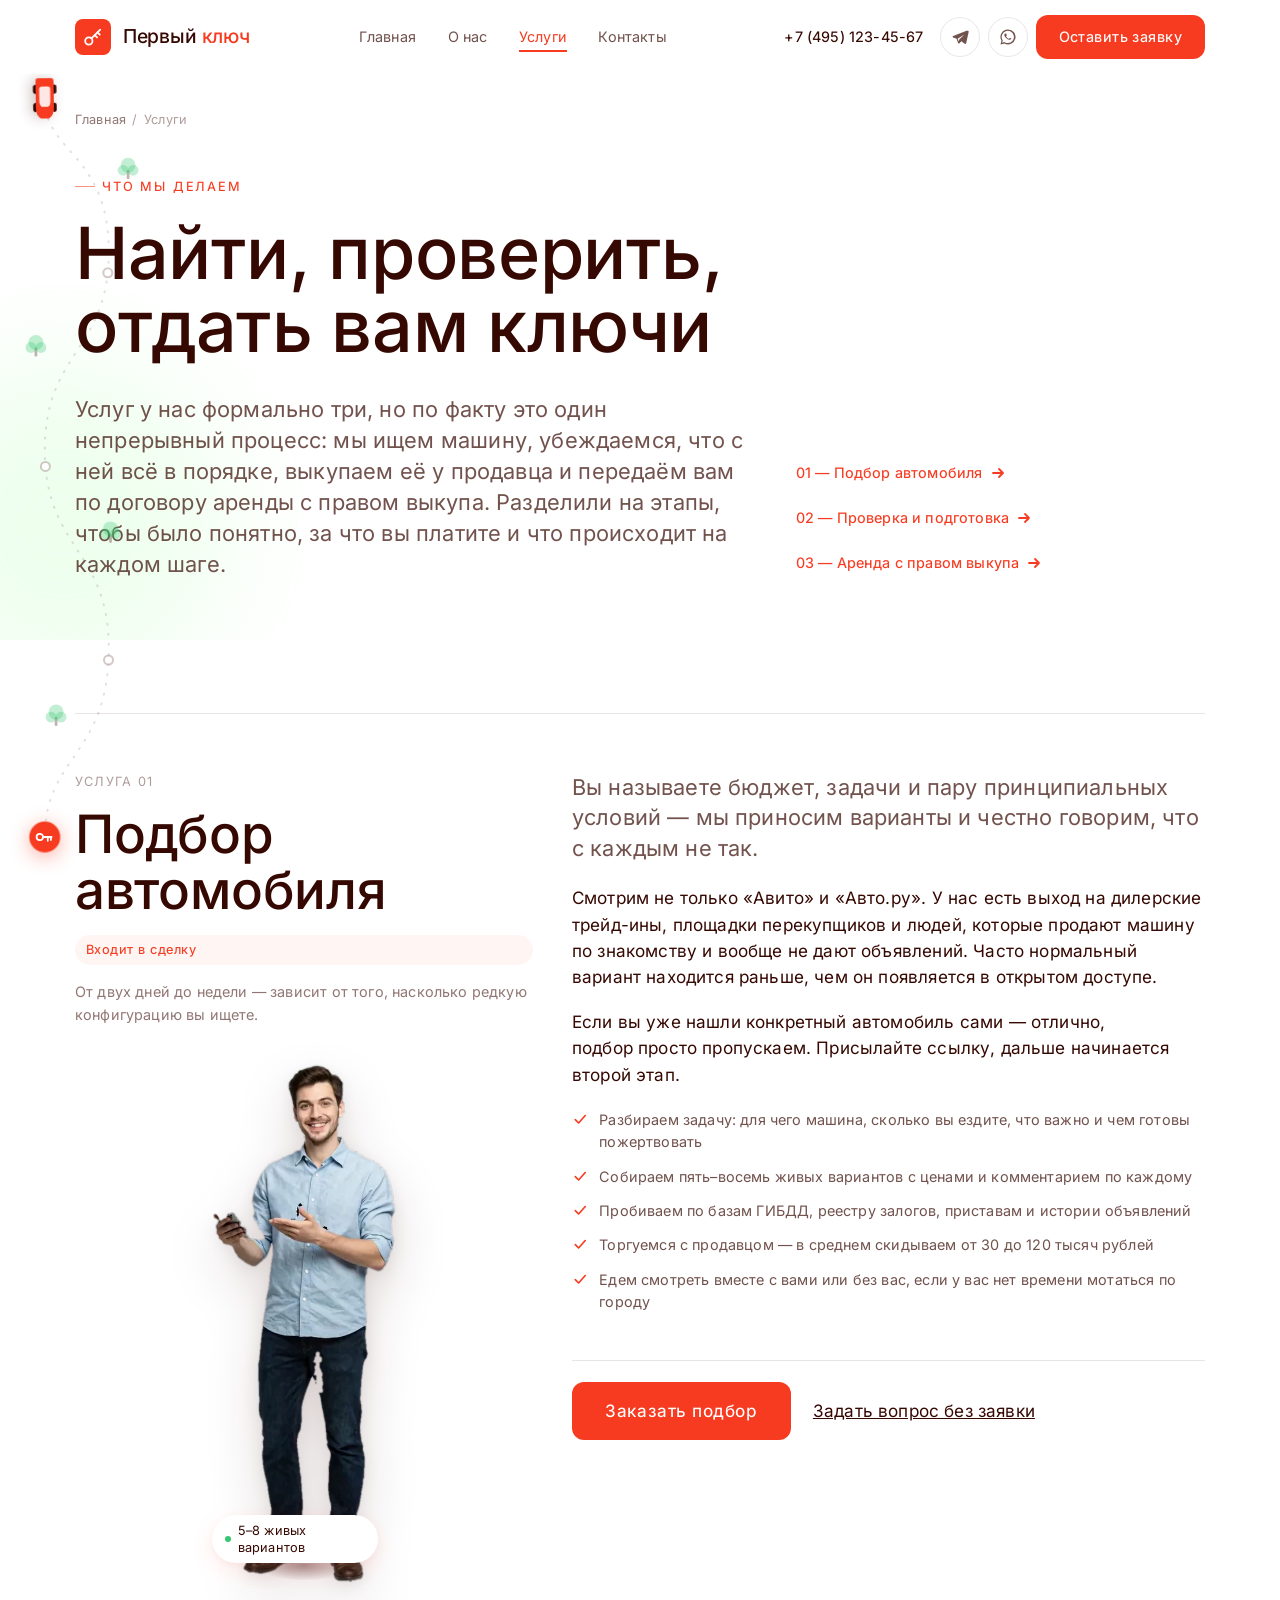
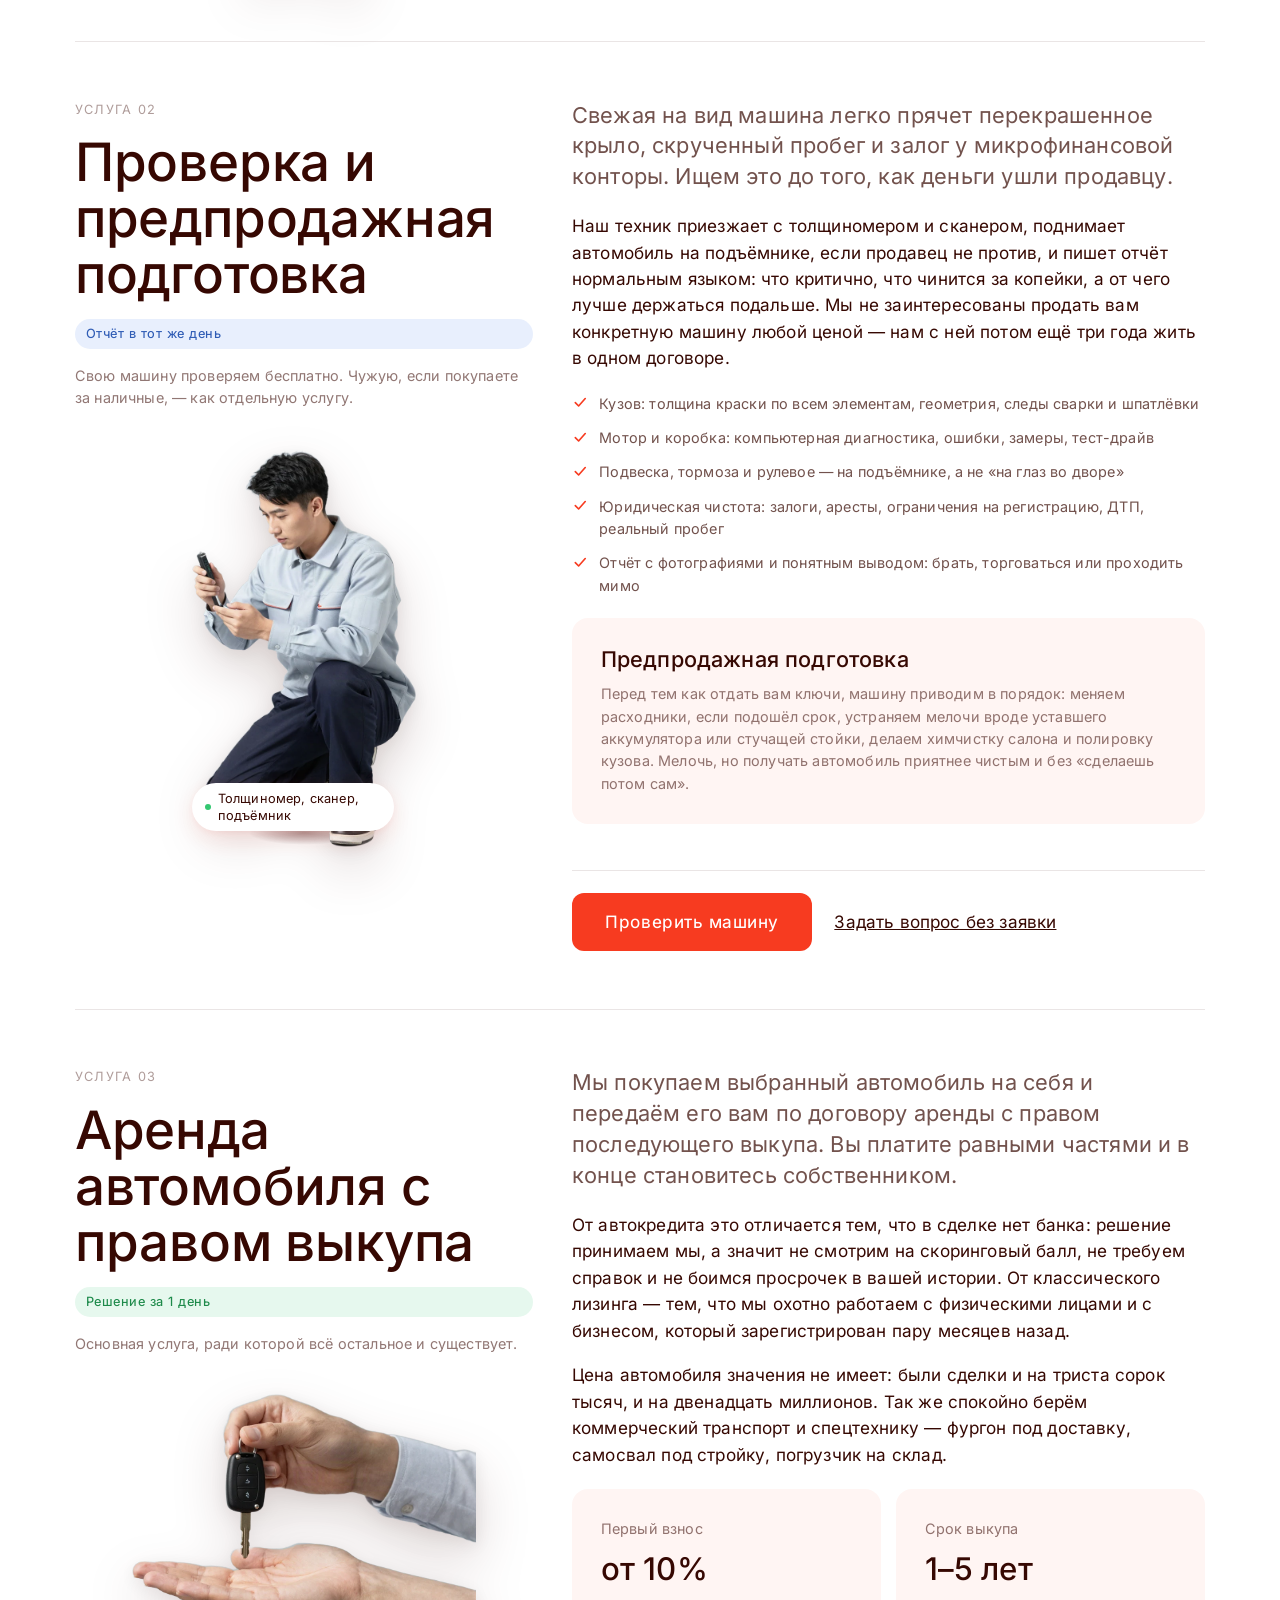
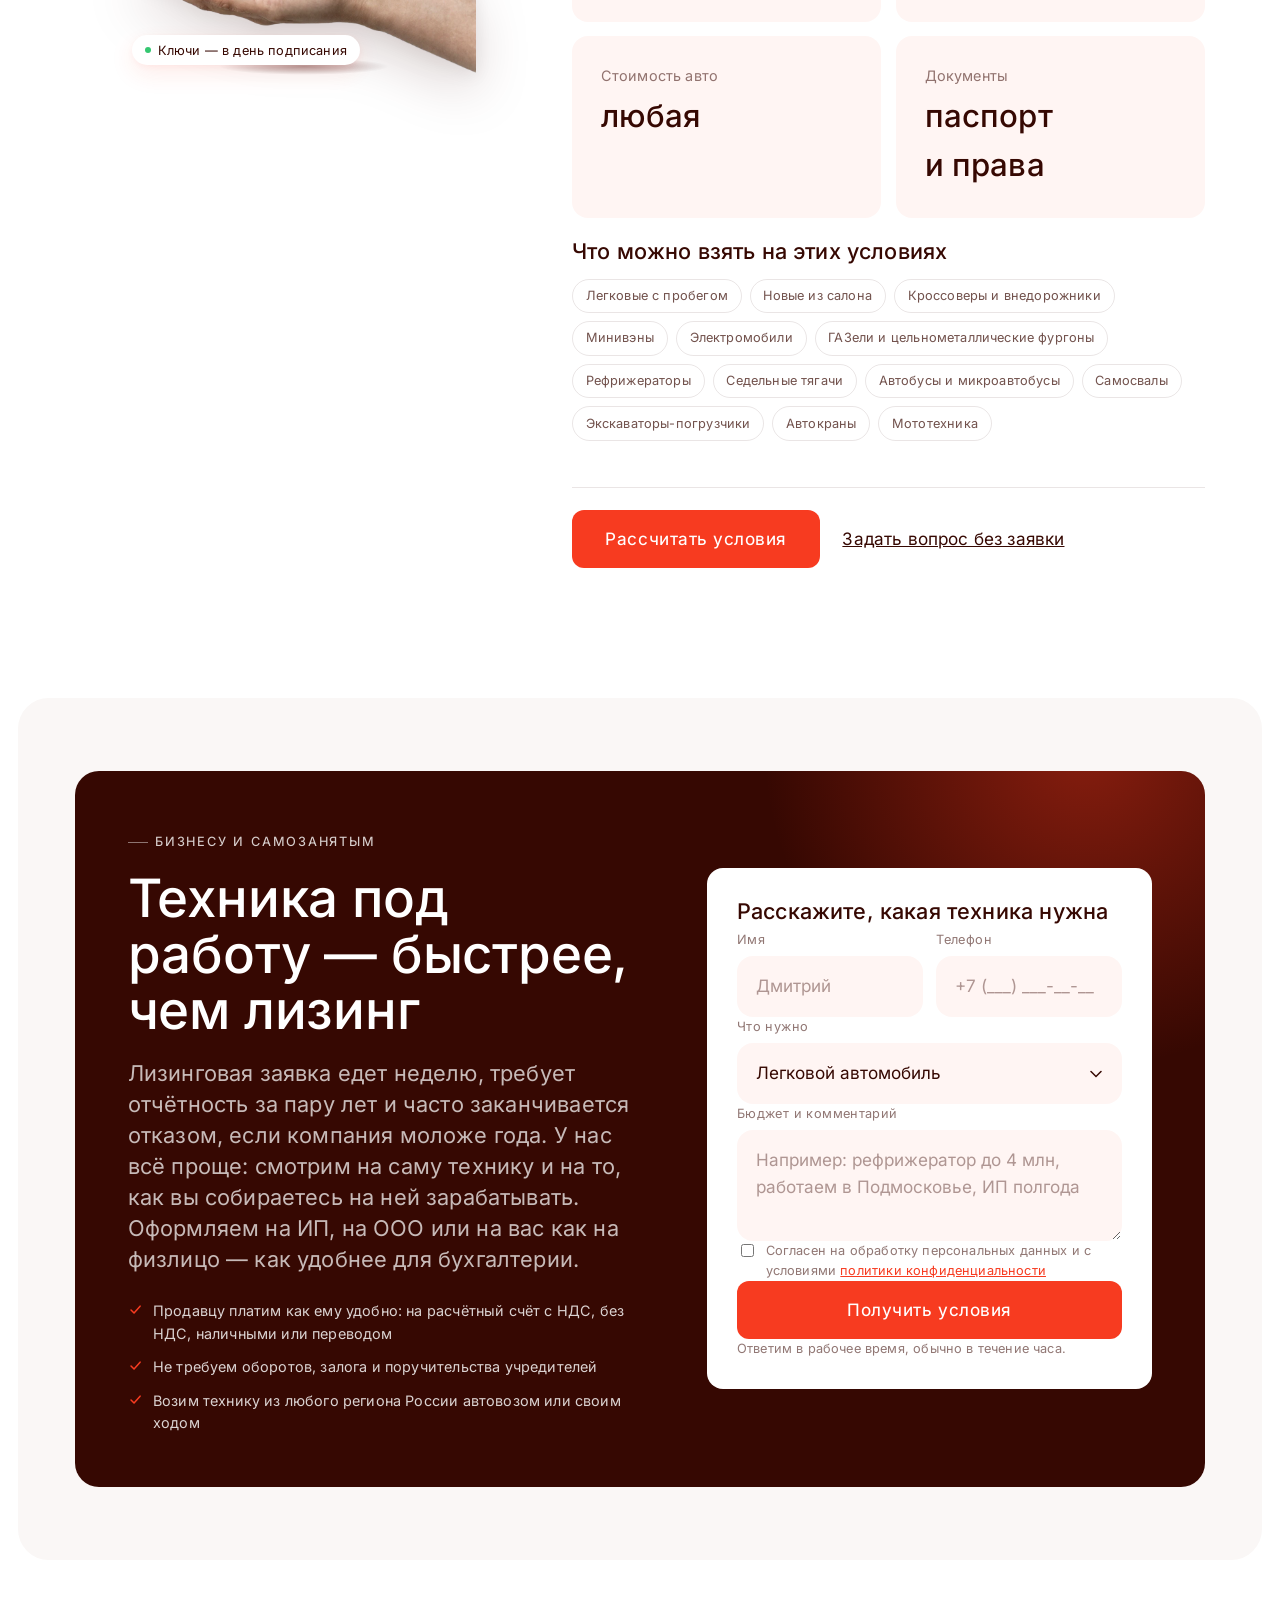
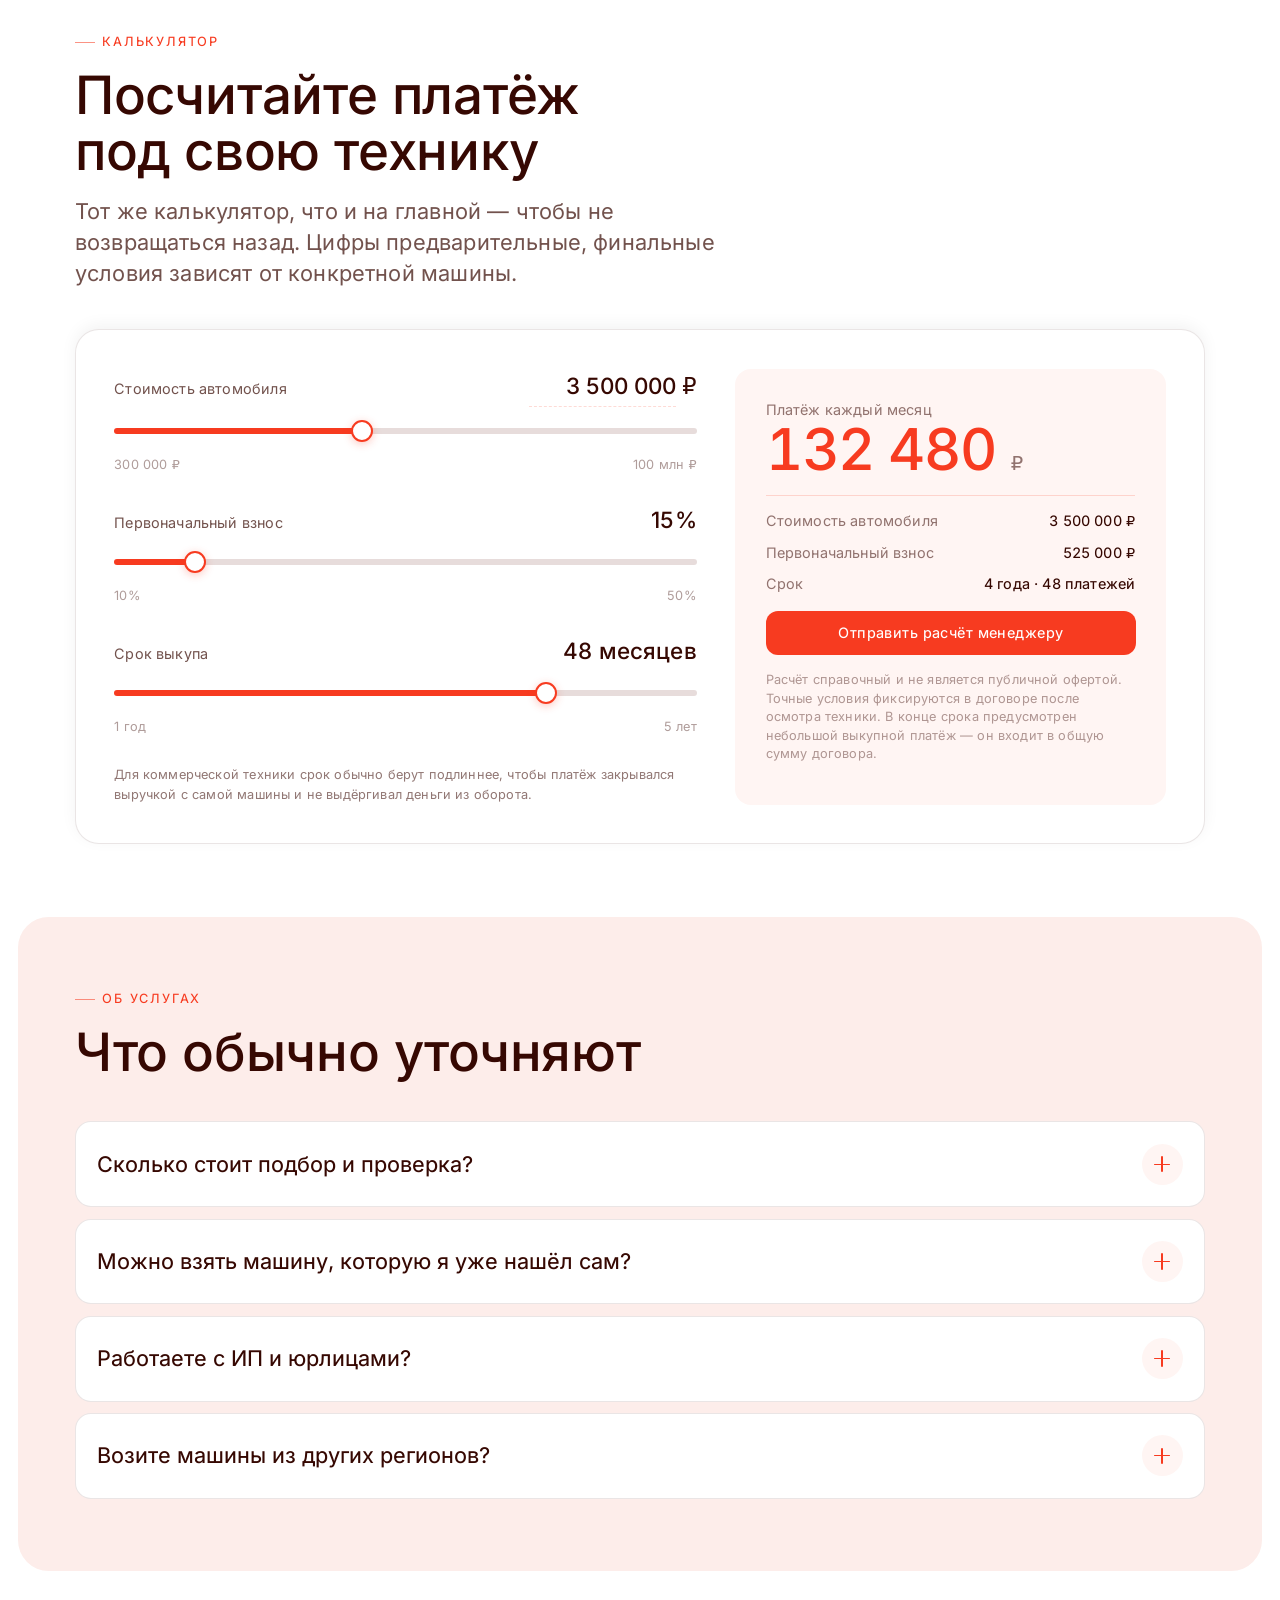
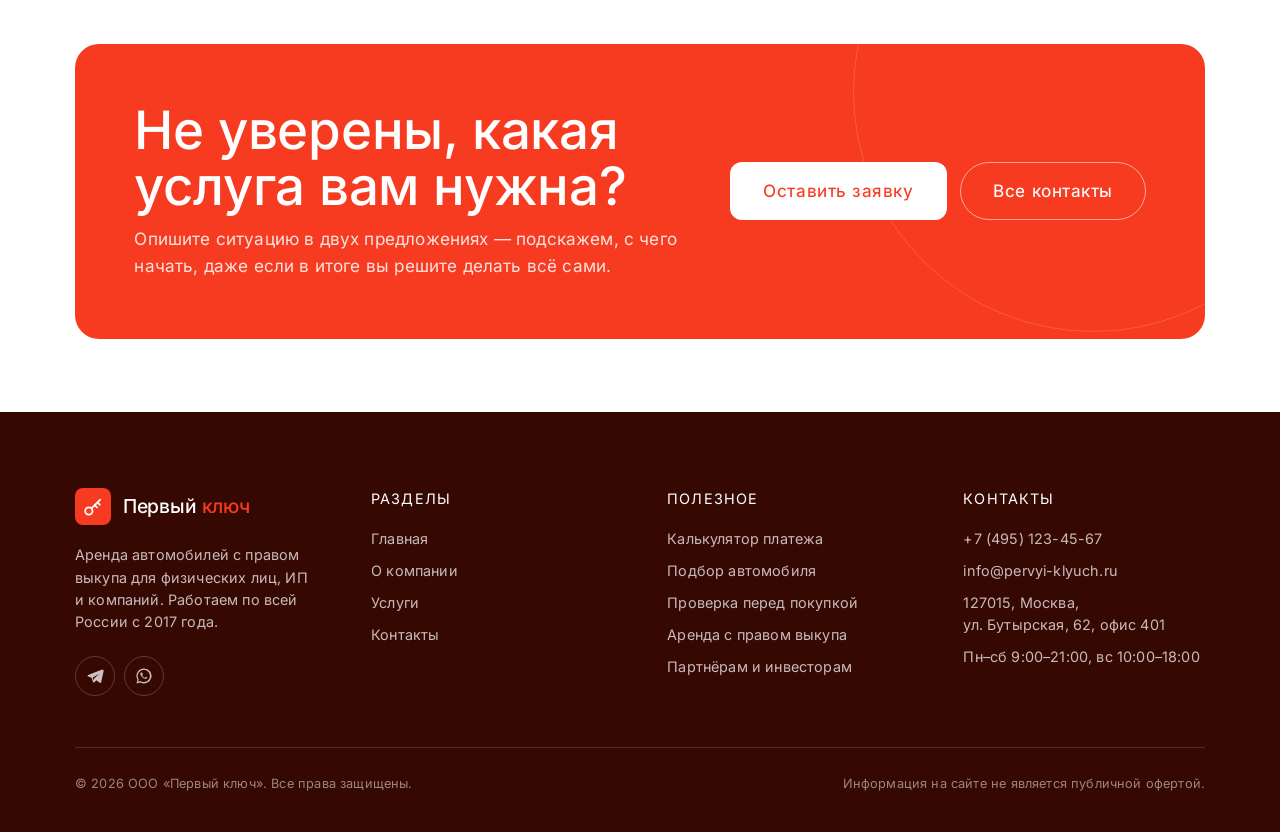
<file: uslugi.html>
<!DOCTYPE html>
<html lang="ru" class="no-js">
<head>
<meta charset="utf-8">
<meta name="viewport" content="width=device-width, initial-scale=1, viewport-fit=cover">
<title>Услуги: подбор, проверка и аренда авто с выкупом — Первый ключ</title>
<meta name="description" content="Подбор автомобиля под бюджет, выездная проверка и предпродажная подготовка, аренда с правом выкупа. Легковые, коммерческий транспорт, спецтехника.">
<meta name="keywords" content="подбор автомобиля, проверка авто перед покупкой, предпродажная подготовка, аренда с правом выкупа для юридических лиц, спецтехника в рассрочку без банка, коммерческий транспорт в рассрочку">
<link rel="canonical" href="https://krokikro.github.io/pervyi-klyuch/uslugi.html">
<meta name="robots" content="index, follow">
<meta name="theme-color" content="#f73b20">

<meta property="og:type" content="website">
<meta property="og:site_name" content="Первый ключ">
<meta property="og:locale" content="ru_RU">
<meta property="og:title" content="Услуги: подбор, проверка и аренда авто с выкупом — Первый ключ">
<meta property="og:description" content="Найдём машину, проверим её на подъёмнике и передадим вам в аренду с правом выкупа. Легковые, коммерческий транспорт и спецтехника.">
<meta property="og:url" content="https://krokikro.github.io/pervyi-klyuch/uslugi.html">

<link rel="icon" href="assets/img/favicon.svg" type="image/svg+xml">
<link rel="preload" href="assets/fonts/inter-cyrillic-wght-normal.woff2" as="font" type="font/woff2" crossorigin>
<link rel="stylesheet" href="assets/css/style.css">
</head>
<body>

<a class="skip-link" href="#main">Перейти к содержимому</a>
<div class="progress" aria-hidden="true"></div>

<header class="header">
  <div class="container header__inner">
    <a class="logo" href="index.html" aria-label="Первый ключ — на главную">
      <span class="logo__mark" aria-hidden="true">
        <svg viewBox="0 0 24 24" fill="none" stroke="currentColor" stroke-width="2" stroke-linecap="round" stroke-linejoin="round"><circle cx="7.5" cy="16.5" r="4"/><path d="M10.4 13.6 20 4"/><path d="m17 7 2.5 2.5"/><path d="m14 10 2.5 2.5"/></svg>
      </span>
      <b>Первый <span>ключ</span></b>
    </a>
    <nav class="nav" aria-label="Основное меню">
      <a href="index.html">Главная</a>
      <a href="o-nas.html">О нас</a>
      <a href="uslugi.html" aria-current="page">Услуги</a>
      <a href="kontakty.html">Контакты</a>
    </nav>
    <div class="header__actions">
      <a class="header__phone" href="tel:+74951234567">+7 (495) 123-45-67</a>
      <a class="icon-btn" href="https://t.me/pervyiklyuch" target="_blank" rel="noopener" aria-label="Написать в Telegram">
        <svg viewBox="0 0 24 24" fill="currentColor"><path d="M21.7 3.4 2.9 10.6c-1 .4-1 1.8 0 2.2l4.6 1.5 1.8 5.6c.3.9 1.4 1.1 2 .4l2.5-2.6 4.6 3.4c.7.5 1.7.1 1.9-.7l3.3-15c.2-1-.8-1.9-1.9-1.5ZM8.9 14.4l9-5.6-6.6 6.2c-.2.2-.4.5-.4.8l-.3 2.2-1.7-3.6Z"/></svg>
      </a>
      <a class="icon-btn" href="https://wa.me/74951234567" target="_blank" rel="noopener" aria-label="Написать в WhatsApp">
        <svg viewBox="0 0 24 24" fill="currentColor"><path d="M12 2a10 10 0 0 0-8.7 15L2 22l5.2-1.3A10 10 0 1 0 12 2Zm0 18.2c-1.6 0-3.1-.4-4.4-1.2l-.3-.2-3.1.8.8-3-.2-.3A8.2 8.2 0 1 1 12 20.2Zm4.6-6.1c-.3-.1-1.5-.7-1.7-.8-.2-.1-.4-.1-.6.1-.2.3-.6.8-.8 1-.1.2-.3.2-.5.1-1.5-.7-2.4-1.3-3.4-3-.3-.5.3-.4.8-1.4.1-.2 0-.3 0-.5s-.6-1.4-.8-1.9c-.2-.5-.4-.4-.6-.4h-.5c-.2 0-.5.1-.7.3-.9.9-.9 2.1-.1 3.4.8 1.3 1.9 2.9 4 3.9 2 .9 2.4.8 3 .7.7-.1 1.5-.6 1.7-1.2.2-.6.2-1.1.2-1.2-.1-.1-.3-.2-.5-.3Z"/></svg>
      </a>
      <a class="btn" href="#zayavka-biz" data-modal data-modal-topic="Хочу купить автомобиль">Оставить заявку</a>
      <button class="burger" type="button" aria-expanded="false" aria-controls="mobile-nav" aria-label="Меню">
        <span></span><span></span><span></span>
      </button>
    </div>
  </div>
</header>

<div class="mobile-nav" id="mobile-nav">
  <a href="index.html">Главная</a>
  <a href="o-nas.html">О нас</a>
  <a href="uslugi.html">Услуги</a>
  <a href="kontakty.html">Контакты</a>
  <div class="mobile-nav__foot">
    <a class="btn btn--lg btn--block" href="tel:+74951234567">+7 (495) 123-45-67</a>
    <a class="btn btn--lg btn--ghost btn--block" href="https://t.me/pervyiklyuch" target="_blank" rel="noopener">Telegram</a>
    <a class="btn btn--lg btn--ghost btn--block" href="https://wa.me/74951234567" target="_blank" rel="noopener">WhatsApp</a>
  </div>
</div>

<main id="main">

<div class="container">
  <ol class="crumbs">
    <li><a href="index.html">Главная</a></li>
    <li>Услуги</li>
  </ol>
</div>

<!-- ================= ЗАГОЛОВОК ================= -->
<section class="page-hero">
  <span class="blob blob--2" aria-hidden="true"></span>
  <div class="container page-hero__grid">
    <div>
      <span class="eyebrow fade-up">Что мы делаем</span>
      <h1 class="mt-2 fade-up d1">Найти, проверить, отдать вам ключи</h1>
      <p class="lead mt-3 fade-up d2">
        Услуг у нас формально три, но по факту это один непрерывный процесс: мы ищем машину, убеждаемся,
        что с ней всё в порядке, выкупаем её у продавца и передаём вам по договору аренды с правом выкупа.
        Разделили на этапы, чтобы было понятно, за что вы платите и что происходит на каждом шаге.
      </p>
    </div>
    <div class="fade-up d3">
      <ul class="footer__list" style="display:grid;gap:.8rem">
        <li><a class="link-arrow" href="#podbor">01 — Подбор автомобиля <svg width="16" height="16" viewBox="0 0 16 16" fill="none" stroke="currentColor" stroke-width="1.8" stroke-linecap="round" stroke-linejoin="round"><path d="M3 8h10m-4-4 4 4-4 4"/></svg></a></li>
        <li><a class="link-arrow" href="#proverka">02 — Проверка и подготовка <svg width="16" height="16" viewBox="0 0 16 16" fill="none" stroke="currentColor" stroke-width="1.8" stroke-linecap="round" stroke-linejoin="round"><path d="M3 8h10m-4-4 4 4-4 4"/></svg></a></li>
        <li><a class="link-arrow" href="#arenda">03 — Аренда с правом выкупа <svg width="16" height="16" viewBox="0 0 16 16" fill="none" stroke="currentColor" stroke-width="1.8" stroke-linecap="round" stroke-linejoin="round"><path d="M3 8h10m-4-4 4 4-4 4"/></svg></a></li>
      </ul>
    </div>
  </div>
</section>

<!-- ================= УСЛУГА 1 ================= -->
<section class="section" id="podbor">
  <div class="container">
    <article class="service">
      <div class="service__aside" data-reveal="left">
        <span class="service__tag">Услуга 01</span>
        <h2>Подбор автомобиля</h2>
        <span class="chip">Входит в сделку</span>
        <p class="small muted">От двух дней до недели — зависит от того, насколько редкую конфигурацию вы ищете.</p>
        <figure class="cut" data-reveal="tilt" style="--cut-ar:0.354;--cut-max:11.5rem">
          <img src="assets/img/cut/podbor.webp" width="319" height="900" alt="Специалист по подбору показывает клиенту найденные варианты" loading="lazy" decoding="async">
          <figcaption class="cut__tag">5–8 живых вариантов</figcaption>
        </figure>
      </div>
      <div class="service__body" data-reveal="right">
        <p class="lead">Вы называете бюджет, задачи и пару принципиальных условий — мы приносим варианты и честно говорим, что с каждым не так.</p>
        <div class="prose">
          <p>Смотрим не только «Авито» и «Авто.ру». У нас есть выход на дилерские трейд-ины, площадки перекупщиков и людей, которые продают машину по знакомству и вообще не дают объявлений. Часто нормальный вариант находится раньше, чем он появляется в открытом доступе.</p>
          <p>Если вы уже нашли конкретный автомобиль сами — отлично, подбор просто пропускаем. Присылайте ссылку, дальше начинается второй этап.</p>
        </div>
        <ul class="tick-list">
          <li><svg viewBox="0 0 20 20" fill="none" stroke="currentColor" stroke-width="2" stroke-linecap="round" stroke-linejoin="round"><path d="m4 10.5 4 4 8-9"/></svg><span>Разбираем задачу: для чего машина, сколько вы ездите, что важно и чем готовы пожертвовать</span></li>
          <li><svg viewBox="0 0 20 20" fill="none" stroke="currentColor" stroke-width="2" stroke-linecap="round" stroke-linejoin="round"><path d="m4 10.5 4 4 8-9"/></svg><span>Собираем пять–восемь живых вариантов с ценами и комментарием по каждому</span></li>
          <li><svg viewBox="0 0 20 20" fill="none" stroke="currentColor" stroke-width="2" stroke-linecap="round" stroke-linejoin="round"><path d="m4 10.5 4 4 8-9"/></svg><span>Пробиваем по базам ГИБДД, реестру залогов, приставам и истории объявлений</span></li>
          <li><svg viewBox="0 0 20 20" fill="none" stroke="currentColor" stroke-width="2" stroke-linecap="round" stroke-linejoin="round"><path d="m4 10.5 4 4 8-9"/></svg><span>Торгуемся с продавцом — в среднем скидываем от 30 до 120 тысяч рублей</span></li>
          <li><svg viewBox="0 0 20 20" fill="none" stroke="currentColor" stroke-width="2" stroke-linecap="round" stroke-linejoin="round"><path d="m4 10.5 4 4 8-9"/></svg><span>Едем смотреть вместе с вами или без вас, если у вас нет времени мотаться по городу</span></li>
        </ul>
        <div class="service__cta">
          <a class="btn btn--lg" href="#zayavka-biz" data-modal data-modal-topic="Нужен подбор автомобиля" data-modal-title="Подобрать автомобиль" data-modal-text="Расскажите, какая машина нужна и на какой бюджет рассчитываете — вернёмся с вариантами.">Заказать подбор</a>
          <a class="link" href="kontakty.html#forma">Задать вопрос без заявки</a>
        </div>
      </div>
    </article>

    <!-- ================= УСЛУГА 2 ================= -->
    <article class="service" id="proverka">
      <div class="service__aside" data-reveal="left">
        <span class="service__tag">Услуга 02</span>
        <h2>Проверка и предпродажная подготовка</h2>
        <span class="chip chip--blue">Отчёт в тот же день</span>
        <p class="small muted">Свою машину проверяем бесплатно. Чужую, если покупаете за наличные, — как отдельную услугу.</p>
        <figure class="cut" data-reveal="tilt-r" style="--cut-ar:0.562;--cut-max:14rem">
          <img src="assets/img/cut/proverka.webp" width="562" height="1000" alt="Техник с толщиномером проверяет кузов автомобиля перед покупкой" loading="lazy" decoding="async">
          <figcaption class="cut__tag">Толщиномер, сканер, подъёмник</figcaption>
        </figure>
      </div>
      <div class="service__body" data-reveal="right">
        <p class="lead">Свежая на вид машина легко прячет перекрашенное крыло, скрученный пробег и залог у микрофинансовой конторы. Ищем это до того, как деньги ушли продавцу.</p>
        <div class="prose">
          <p>Наш техник приезжает с толщиномером и сканером, поднимает автомобиль на подъёмнике, если продавец не против, и пишет отчёт нормальным языком: что критично, что чинится за копейки, а от чего лучше держаться подальше. Мы не заинтересованы продать вам конкретную машину любой ценой — нам с ней потом ещё три года жить в одном договоре.</p>
        </div>
        <ul class="tick-list">
          <li><svg viewBox="0 0 20 20" fill="none" stroke="currentColor" stroke-width="2" stroke-linecap="round" stroke-linejoin="round"><path d="m4 10.5 4 4 8-9"/></svg><span>Кузов: толщина краски по всем элементам, геометрия, следы сварки и шпатлёвки</span></li>
          <li><svg viewBox="0 0 20 20" fill="none" stroke="currentColor" stroke-width="2" stroke-linecap="round" stroke-linejoin="round"><path d="m4 10.5 4 4 8-9"/></svg><span>Мотор и коробка: компьютерная диагностика, ошибки, замеры, тест-драйв</span></li>
          <li><svg viewBox="0 0 20 20" fill="none" stroke="currentColor" stroke-width="2" stroke-linecap="round" stroke-linejoin="round"><path d="m4 10.5 4 4 8-9"/></svg><span>Подвеска, тормоза и рулевое — на подъёмнике, а не «на глаз во дворе»</span></li>
          <li><svg viewBox="0 0 20 20" fill="none" stroke="currentColor" stroke-width="2" stroke-linecap="round" stroke-linejoin="round"><path d="m4 10.5 4 4 8-9"/></svg><span>Юридическая чистота: залоги, аресты, ограничения на регистрацию, ДТП, реальный пробег</span></li>
          <li><svg viewBox="0 0 20 20" fill="none" stroke="currentColor" stroke-width="2" stroke-linecap="round" stroke-linejoin="round"><path d="m4 10.5 4 4 8-9"/></svg><span>Отчёт с фотографиями и понятным выводом: брать, торговаться или проходить мимо</span></li>
        </ul>
        <div class="card card--tint card--flat">
          <h3 style="font-size:var(--fs-h4)">Предпродажная подготовка</h3>
          <p class="muted small">Перед тем как отдать вам ключи, машину приводим в порядок: меняем расходники, если подошёл срок, устраняем мелочи вроде уставшего аккумулятора или стучащей стойки, делаем химчистку салона и полировку кузова. Мелочь, но получать автомобиль приятнее чистым и без «сделаешь потом сам».</p>
        </div>
        <div class="service__cta">
          <a class="btn btn--lg" href="#zayavka-biz" data-modal data-modal-topic="Нужна проверка автомобиля" data-modal-title="Проверить автомобиль" data-modal-text="Пришлите ссылку на объявление или VIN — скажем, стоит ли ехать смотреть.">Проверить машину</a>
          <a class="link" href="kontakty.html#forma">Задать вопрос без заявки</a>
        </div>
      </div>
    </article>

    <!-- ================= УСЛУГА 3 ================= -->
    <article class="service" id="arenda">
      <div class="service__aside" data-reveal="left">
        <span class="service__tag">Услуга 03</span>
        <h2>Аренда автомобиля с правом выкупа</h2>
        <span class="chip chip--mint">Решение за 1 день</span>
        <p class="small muted">Основная услуга, ради которой всё остальное и существует.</p>
        <figure class="cut" data-reveal="tilt" style="--cut-ar:1.215;--cut-max:21.5rem">
          <img src="assets/img/cut/kluchi.webp" width="1000" height="823" alt="Передача ключей после подписания договора аренды с правом выкупа" loading="lazy" decoding="async">
          <figcaption class="cut__tag">Ключи — в день подписания</figcaption>
        </figure>
      </div>
      <div class="service__body" data-reveal="right">
        <p class="lead">Мы покупаем выбранный автомобиль на себя и передаём его вам по договору аренды с правом последующего выкупа. Вы платите равными частями и в конце становитесь собственником.</p>
        <div class="prose">
          <p>От автокредита это отличается тем, что в сделке нет банка: решение принимаем мы, а значит не смотрим на скоринговый балл, не требуем справок и не боимся просрочек в вашей истории. От классического лизинга — тем, что мы охотно работаем с физическими лицами и с бизнесом, который зарегистрирован пару месяцев назад.</p>
          <p>Цена автомобиля значения не имеет: были сделки и на триста сорок тысяч, и на двенадцать миллионов. Так же спокойно берём коммерческий транспорт и спецтехнику — фургон под доставку, самосвал под стройку, погрузчик на склад.</p>
        </div>

        <div class="grid grid-4" style="gap:.9rem">
          <div class="card card--tint card--flat" style="gap:.3rem">
            <div class="small muted">Первый взнос</div>
            <div style="font-size:var(--fs-h3);font-weight:500">от 10%</div>
          </div>
          <div class="card card--tint card--flat" style="gap:.3rem">
            <div class="small muted">Срок выкупа</div>
            <div style="font-size:var(--fs-h3);font-weight:500">1–5 лет</div>
          </div>
          <div class="card card--tint card--flat" style="gap:.3rem">
            <div class="small muted">Стоимость авто</div>
            <div style="font-size:var(--fs-h3);font-weight:500">любая</div>
          </div>
          <div class="card card--tint card--flat" style="gap:.3rem">
            <div class="small muted">Документы</div>
            <div style="font-size:var(--fs-h3);font-weight:500">паспорт<br>и права</div>
          </div>
        </div>

        <div>
          <h3 style="font-size:var(--fs-h4);margin-bottom:.9rem">Что можно взять на этих условиях</h3>
          <div class="pill-row">
            <span class="pill">Легковые с пробегом</span>
            <span class="pill">Новые из салона</span>
            <span class="pill">Кроссоверы и внедорожники</span>
            <span class="pill">Минивэны</span>
            <span class="pill">Электромобили</span>
            <span class="pill">ГАЗели и цельнометаллические фургоны</span>
            <span class="pill">Рефрижераторы</span>
            <span class="pill">Седельные тягачи</span>
            <span class="pill">Автобусы и микроавтобусы</span>
            <span class="pill">Самосвалы</span>
            <span class="pill">Экскаваторы-погрузчики</span>
            <span class="pill">Автокраны</span>
            <span class="pill">Мототехника</span>
          </div>
        </div>
        <div class="service__cta">
          <a class="btn btn--lg" href="#zayavka-biz" data-modal data-modal-topic="Хочу купить автомобиль" data-modal-title="Аренда с правом выкупа" data-modal-text="Посчитаем график под вашу машину и бюджет. Кредитную историю не смотрим.">Рассчитать условия</a>
          <a class="link" href="kontakty.html#forma">Задать вопрос без заявки</a>
        </div>
      </div>
    </article>
  </div>
</section>

<!-- ================= ОФФЕР ДЛЯ БИЗНЕСА + ФОРМА ================= -->
<section class="section section--sand" id="zayavka-biz">
  <div class="container">
    <div class="offer" data-reveal>
      <div class="offer__inner">
        <span class="eyebrow" style="color:#fff;opacity:.8">Бизнесу и самозанятым</span>
        <h2 class="mt-2">Техника под работу — быстрее, чем лизинг</h2>
        <p class="lead mt-2">
          Лизинговая заявка едет неделю, требует отчётность за пару лет и часто заканчивается отказом,
          если компания моложе года. У нас всё проще: смотрим на саму технику и на то, как вы собираетесь
          на ней зарабатывать. Оформляем на ИП, на ООО или на вас как на физлицо — как удобнее для бухгалтерии.
        </p>
        <ul class="offer__list">
          <li>
            <svg viewBox="0 0 20 20" fill="none" stroke="currentColor" stroke-width="2" stroke-linecap="round" stroke-linejoin="round"><path d="m4 10.5 4 4 8-9"/></svg>
            <span>Продавцу платим как ему удобно: на расчётный счёт с НДС, без НДС, наличными или переводом</span>
          </li>
          <li>
            <svg viewBox="0 0 20 20" fill="none" stroke="currentColor" stroke-width="2" stroke-linecap="round" stroke-linejoin="round"><path d="m4 10.5 4 4 8-9"/></svg>
            <span>Не требуем оборотов, залога и поручительства учредителей</span>
          </li>
          <li>
            <svg viewBox="0 0 20 20" fill="none" stroke="currentColor" stroke-width="2" stroke-linecap="round" stroke-linejoin="round"><path d="m4 10.5 4 4 8-9"/></svg>
            <span>Возим технику из любого региона России автовозом или своим ходом</span>
          </li>
        </ul>
      </div>

      <form class="form" data-form="lead-biz" novalidate>
        <div class="form__body">
          <h3 style="font-size:var(--fs-h4)">Расскажите, какая техника нужна</h3>
          <div class="form__row">
            <div class="field">
              <label for="b-name">Имя</label>
              <input id="b-name" name="name" type="text" placeholder="Дмитрий" required autocomplete="name">
              <span class="field__err">Напишите, пожалуйста, имя</span>
            </div>
            <div class="field">
              <label for="b-phone">Телефон</label>
              <input id="b-phone" name="phone" type="tel" placeholder="+7 (___) ___-__-__" required autocomplete="tel">
              <span class="field__err">Проверьте номер: нужно 11 цифр</span>
            </div>
          </div>
          <div class="field">
            <label for="b-type">Что нужно</label>
            <select id="b-type" name="type">
              <option>Легковой автомобиль</option>
              <option>Коммерческий транспорт (фургон, ГАЗель)</option>
              <option>Грузовик или тягач</option>
              <option>Спецтехника</option>
              <option>Автобус или микроавтобус</option>
              <option>Пока не решил, нужен совет</option>
            </select>
          </div>
          <div class="field">
            <label for="b-comment">Бюджет и комментарий</label>
            <textarea id="b-comment" name="comment" placeholder="Например: рефрижератор до 4 млн, работаем в Подмосковье, ИП полгода"></textarea>
          </div>
          <input type="hidden" name="calc" data-calc-summary value="">
          <label class="consent">
            <input type="checkbox" name="consent" required>
            <span>Согласен на обработку персональных данных и с условиями <a href="kontakty.html#politika">политики конфиденциальности</a></span>
          </label>
          <button class="btn btn--lg btn--block" type="submit">Получить условия</button>
          <p class="xs muted">Ответим в рабочее время, обычно в течение часа.</p>
        </div>
        <div class="form__done">
          <div class="form__done-mark">
            <svg width="26" height="26" viewBox="0 0 24 24" fill="none" stroke="currentColor" stroke-width="2.2" stroke-linecap="round" stroke-linejoin="round"><path d="m5 13 4.5 4.5L19 7"/></svg>
          </div>
          <h3>Приняли</h3>
          <p class="small muted max-60">Посчитаем условия под вашу технику и перезвоним. Если удобнее в переписке — напишите нам в Telegram, там же можно скинуть ссылки на объявления.</p>
        </div>
      </form>
    </div>
  </div>
</section>

<!-- ================= КАЛЬКУЛЯТОР ================= -->
<section class="section" id="kalkulyator">
  <div class="container">
    <div class="section-head" data-reveal="rise">
      <span class="eyebrow">Калькулятор</span>
      <h2>Посчитайте платёж под свою технику</h2>
      <p class="lead">Тот же калькулятор, что и на главной — чтобы не возвращаться назад. Цифры предварительные, финальные условия зависят от конкретной машины.</p>
    </div>

    <div class="calc" data-calc data-reveal>
      <div class="calc__controls">
        <div class="ctrl">
          <div class="ctrl__head">
            <label class="ctrl__label" for="u-price">Стоимость автомобиля</label>
            <span class="ctrl__val"><input id="u-price-num" type="text" inputmode="numeric" data-calc-price-num aria-label="Стоимость автомобиля в рублях"> ₽</span>
          </div>
          <input id="u-price" type="range" min="0" max="1000" step="1" value="423" data-calc-price data-price-min="300000" data-price-max="100000000" aria-label="Стоимость автомобиля, ползунок">
          <div class="ctrl__minmax"><span>300 000 ₽</span><span>100 млн ₽</span></div>
        </div>

        <div class="ctrl">
          <div class="ctrl__head">
            <label class="ctrl__label" for="u-down">Первоначальный взнос</label>
            <span class="ctrl__val"><span data-out-downpct>15%</span></span>
          </div>
          <input id="u-down" type="range" min="10" max="50" step="1" value="15" data-calc-down aria-label="Первоначальный взнос в процентах">
          <div class="ctrl__minmax"><span>10%</span><span>50%</span></div>
        </div>

        <div class="ctrl">
          <div class="ctrl__head">
            <label class="ctrl__label" for="u-term">Срок выкупа</label>
            <span class="ctrl__val"><span data-out-termshort>48 месяцев</span></span>
          </div>
          <input id="u-term" type="range" min="12" max="60" step="6" value="48" data-calc-term aria-label="Срок выкупа в месяцах">
          <div class="ctrl__minmax"><span>1 год</span><span>5 лет</span></div>
        </div>

        <p class="xs muted">Для коммерческой техники срок обычно берут подлиннее, чтобы платёж закрывался выручкой с самой машины и не выдёргивал деньги из оборота.</p>
      </div>

      <div class="calc__result">
        <div>
          <div class="calc__main-label">Платёж каждый месяц</div>
          <div class="calc__main" data-out-monthly>0 <small>₽</small></div>
        </div>
        <div class="calc__rows">
          <div class="calc__row"><span>Стоимость автомобиля</span><span data-out-price>—</span></div>
          <div class="calc__row"><span>Первоначальный взнос</span><span data-out-down>—</span></div>
          <div class="calc__row"><span>Срок</span><span data-out-term>—</span></div>
        </div>
        <a class="btn btn--block" href="#zayavka-biz" data-modal data-modal-topic="Вопрос по расчёту платежа" data-modal-title="Отправить расчёт" data-modal-text="Приложим ваш расчёт к заявке и посчитаем условия под вашу технику.">Отправить расчёт менеджеру</a>
        <p class="calc__note">Расчёт справочный и не является публичной офертой. Точные условия фиксируются в договоре после осмотра техники. В конце срока предусмотрен небольшой выкупной платёж — он входит в общую сумму договора.</p>
      </div>
    </div>
  </div>
</section>

<!-- ================= FAQ ================= -->
<section class="section section--tint">
  <div class="container">
    <div class="section-head" data-reveal="rise">
      <span class="eyebrow">Об услугах</span>
      <h2>Что обычно уточняют</h2>
    </div>

    <div class="faq" data-reveal>
      <div class="faq__item">
        <button class="faq__q" type="button" aria-expanded="false"><span>Сколько стоит подбор и проверка?</span><span class="faq__ic" aria-hidden="true"></span></button>
        <div class="faq__a"><div>
          <p>Если вы берёте машину у нас, обе услуги входят в сделку и отдельно не оплачиваются. Даже если мы посмотрим восемь вариантов и все забракуем — счёта не будет.</p>
          <p>Отдельная проверка чужого автомобиля, который вы покупаете за свои деньги, стоит от пяти тысяч рублей по Москве и области, выезд в другой регион считаем индивидуально.</p>
        </div></div>
      </div>

      <div class="faq__item">
        <button class="faq__q" type="button" aria-expanded="false"><span>Можно взять машину, которую я уже нашёл сам?</span><span class="faq__ic" aria-hidden="true"></span></button>
        <div class="faq__a"><div>
          <p>Конечно, так делает примерно половина клиентов. Присылаете ссылку на объявление или контакты продавца, мы проверяем машину, договариваемся о цене и выкупаем её. Дальше всё как обычно.</p>
          <p>Единственное, от чего мы можем отказаться, — автомобиль с криминальной историей, перебитыми номерами или неснимаемым запретом на регистрацию. Такое мы не покупаем ни при каких условиях.</p>
        </div></div>
      </div>

      <div class="faq__item">
        <button class="faq__q" type="button" aria-expanded="false"><span>Работаете с ИП и юрлицами?</span><span class="faq__ic" aria-hidden="true"></span></button>
        <div class="faq__a"><div>
          <p>Да, это заметная часть нашей работы. Оформляем договор на компанию или на ИП, платим продавцу с расчётного счёта с НДС или без, выдаём полный пакет закрывающих документов. Отчётность и обороты не спрашиваем.</p>
          <p>Возраст компании тоже не имеет значения: если ООО зарегистрировано месяц назад, а вам нужна ГАЗель под маршрут — это нормальная ситуация, лизинг вам такое не одобрит, а мы посмотрим.</p>
        </div></div>
      </div>

      <div class="faq__item">
        <button class="faq__q" type="button" aria-expanded="false"><span>Возите машины из других регионов?</span><span class="faq__ic" aria-hidden="true"></span></button>
        <div class="faq__a"><div>
          <p>Возим, и довольно часто — в некоторых городах те же модели стоят заметно дешевле даже с учётом доставки. Легковые обычно едут автовозом, грузовики и спецтехника чаще своим ходом с перегонщиком.</p>
          <p>Стоимость доставки считаем заранее и включаем в расчёт, чтобы она не всплыла неожиданно в последний момент.</p>
        </div></div>
      </div>
    </div>
  </div>
</section>

<!-- ================= CTA ================= -->
<section class="section">
  <div class="container">
    <div class="cta-band" data-reveal>
      <div>
        <h2>Не уверены, какая услуга вам нужна?</h2>
        <p>Опишите ситуацию в двух предложениях — подскажем, с чего начать, даже если в итоге вы решите делать всё сами.</p>
      </div>
      <div class="cta-band__btns">
        <a class="btn btn--lg btn--dark" href="#zayavka-biz" data-modal data-modal-topic="Нужна коммерческая техника или спецтехника">Оставить заявку</a>
        <a class="btn btn--lg btn--white" href="kontakty.html">Все контакты</a>
      </div>
    </div>
  </div>
</section>

</main>

<footer class="footer">
  <div class="container">
    <div class="footer__grid">
      <div class="footer__brand">
        <a class="logo" href="index.html">
          <span class="logo__mark" aria-hidden="true">
            <svg viewBox="0 0 24 24" fill="none" stroke="currentColor" stroke-width="2" stroke-linecap="round" stroke-linejoin="round"><circle cx="7.5" cy="16.5" r="4"/><path d="M10.4 13.6 20 4"/><path d="m17 7 2.5 2.5"/><path d="m14 10 2.5 2.5"/></svg>
          </span>
          <b>Первый <span>ключ</span></b>
        </a>
        <p class="small" style="margin-top:1.2rem;max-width:34ch">Аренда автомобилей с правом выкупа для физических лиц, ИП и компаний. Работаем по всей России с 2017 года.</p>
        <div class="footer__socials">
          <a class="icon-btn" href="https://t.me/pervyiklyuch" target="_blank" rel="noopener" aria-label="Telegram">
            <svg viewBox="0 0 24 24" fill="currentColor"><path d="M21.7 3.4 2.9 10.6c-1 .4-1 1.8 0 2.2l4.6 1.5 1.8 5.6c.3.9 1.4 1.1 2 .4l2.5-2.6 4.6 3.4c.7.5 1.7.1 1.9-.7l3.3-15c.2-1-.8-1.9-1.9-1.5ZM8.9 14.4l9-5.6-6.6 6.2c-.2.2-.4.5-.4.8l-.3 2.2-1.7-3.6Z"/></svg>
          </a>
          <a class="icon-btn" href="https://wa.me/74951234567" target="_blank" rel="noopener" aria-label="WhatsApp">
            <svg viewBox="0 0 24 24" fill="currentColor"><path d="M12 2a10 10 0 0 0-8.7 15L2 22l5.2-1.3A10 10 0 1 0 12 2Zm0 18.2c-1.6 0-3.1-.4-4.4-1.2l-.3-.2-3.1.8.8-3-.2-.3A8.2 8.2 0 1 1 12 20.2Zm4.6-6.1c-.3-.1-1.5-.7-1.7-.8-.2-.1-.4-.1-.6.1-.2.3-.6.8-.8 1-.1.2-.3.2-.5.1-1.5-.7-2.4-1.3-3.4-3-.3-.5.3-.4.8-1.4.1-.2 0-.3 0-.5s-.6-1.4-.8-1.9c-.2-.5-.4-.4-.6-.4h-.5c-.2 0-.5.1-.7.3-.9.9-.9 2.1-.1 3.4.8 1.3 1.9 2.9 4 3.9 2 .9 2.4.8 3 .7.7-.1 1.5-.6 1.7-1.2.2-.6.2-1.1.2-1.2-.1-.1-.3-.2-.5-.3Z"/></svg>
          </a>
        </div>
      </div>

      <nav aria-label="Карта сайта">
        <div class="footer__t">Разделы</div>
        <ul class="footer__list">
          <li><a href="index.html">Главная</a></li>
          <li><a href="o-nas.html">О компании</a></li>
          <li><a href="uslugi.html">Услуги</a></li>
          <li><a href="kontakty.html">Контакты</a></li>
        </ul>
      </nav>

      <nav aria-label="Быстрые ссылки">
        <div class="footer__t">Полезное</div>
        <ul class="footer__list">
          <li><a href="index.html#kalkulyator">Калькулятор платежа</a></li>
          <li><a href="uslugi.html#podbor">Подбор автомобиля</a></li>
          <li><a href="uslugi.html#proverka">Проверка перед покупкой</a></li>
          <li><a href="uslugi.html#arenda">Аренда с правом выкупа</a></li>
          <li><a href="kontakty.html#partneram">Партнёрам и инвесторам</a></li>
        </ul>
      </nav>

      <div>
        <div class="footer__t">Контакты</div>
        <ul class="footer__list">
          <li><a href="tel:+74951234567">+7 (495) 123-45-67</a></li>
          <li><a href="mailto:info@pervyi-klyuch.ru">info@pervyi-klyuch.ru</a></li>
          <li>127015, Москва,<br>ул. Бутырская, 62, офис 401</li>
          <li>Пн–сб 9:00–21:00, вс 10:00–18:00</li>
        </ul>
      </div>
    </div>

    <div class="footer__bottom">
      <span>© <span data-year>2026</span> ООО «Первый ключ». Все права защищены.</span>
      <span>Информация на сайте не является публичной офертой.</span>
    </div>
  </div>
</footer>

<div class="fab">
  <a class="is-tg" href="https://t.me/pervyiklyuch" target="_blank" rel="noopener" aria-label="Telegram">
    <svg viewBox="0 0 24 24" fill="currentColor"><path d="M21.7 3.4 2.9 10.6c-1 .4-1 1.8 0 2.2l4.6 1.5 1.8 5.6c.3.9 1.4 1.1 2 .4l2.5-2.6 4.6 3.4c.7.5 1.7.1 1.9-.7l3.3-15c.2-1-.8-1.9-1.9-1.5ZM8.9 14.4l9-5.6-6.6 6.2c-.2.2-.4.5-.4.8l-.3 2.2-1.7-3.6Z"/></svg>
  </a>
  <a href="tel:+74951234567" aria-label="Позвонить">
    <svg viewBox="0 0 24 24" fill="none" stroke="currentColor" stroke-width="2" stroke-linecap="round" stroke-linejoin="round"><path d="M22 16.9v3a2 2 0 0 1-2.2 2 19.8 19.8 0 0 1-8.6-3.1 19.5 19.5 0 0 1-6-6A19.8 19.8 0 0 1 2.1 4.2 2 2 0 0 1 4.1 2h3a2 2 0 0 1 2 1.7c.1 1 .4 1.9.7 2.8a2 2 0 0 1-.5 2.1L8.1 9.9a16 16 0 0 0 6 6l1.3-1.3a2 2 0 0 1 2.1-.4c.9.3 1.8.6 2.8.7a2 2 0 0 1 1.7 2Z"/></svg>
  </a>
</div>


<div class="modal" id="lead-modal" role="dialog" aria-modal="true" aria-labelledby="lead-modal-title" aria-hidden="true">
  <button class="modal__backdrop" type="button" data-modal-close aria-label="Закрыть окно"></button>
  <div class="modal__win">
    <button class="modal__close" type="button" data-modal-close aria-label="Закрыть окно">
      <svg viewBox="0 0 16 16" fill="none" stroke="currentColor" stroke-width="1.9" stroke-linecap="round"><path d="m4 4 8 8M12 4l-8 8"/></svg>
    </button>
    <form class="form" data-form="lead-modal" novalidate>
      <div class="form__body">
        <div class="modal__head">
          <span class="eyebrow">Заявка</span>
          <h2 id="lead-modal-title" data-modal-title style="font-size:var(--fs-h3)">Оставьте заявку</h2>
          <p class="small muted" data-modal-text>Перезвоним в течение рабочего часа, посчитаем условия и ответим на вопросы. Ни к чему не обязывает.</p>
        </div>
        <div class="field">
          <label for="md-topic">С чем обращаетесь</label>
          <select id="md-topic" name="topic">
            <option>Хочу купить автомобиль</option>
            <option>Нужна коммерческая техника или спецтехника</option>
            <option>Нужен подбор автомобиля</option>
            <option>Нужна проверка автомобиля</option>
            <option>Вопрос по расчёту платежа</option>
            <option>Партнёрство или инвестиции</option>
          </select>
        </div>
        <div class="form__row">
          <div class="field">
            <label for="md-name">Имя</label>
            <input id="md-name" name="name" type="text" placeholder="Иван" required autocomplete="name">
            <span class="field__err">Напишите, пожалуйста, имя</span>
          </div>
          <div class="field">
            <label for="md-phone">Телефон</label>
            <input id="md-phone" name="phone" type="tel" placeholder="+7 (___) ___-__-__" required autocomplete="tel">
            <span class="field__err">Проверьте номер: нужно 11 цифр</span>
          </div>
        </div>
        <div class="field">
          <label for="md-car">Какая машина нужна</label>
          <textarea id="md-car" name="car" placeholder="Модель и бюджет или ссылка на объявление"></textarea>
        </div>
        <input type="hidden" name="calc" data-calc-summary value="">
        <label class="consent">
          <input type="checkbox" name="consent" required>
          <span>Согласен на обработку персональных данных</span>
        </label>
        <button class="btn btn--lg btn--block" type="submit">Отправить заявку</button>
        <p class="xs muted">Не звоним по десять раз и не передаём номер третьим лицам.</p>
      </div>
      <div class="form__done">
        <div class="form__done-mark">
          <svg width="26" height="26" viewBox="0 0 24 24" fill="none" stroke="currentColor" stroke-width="2.2" stroke-linecap="round" stroke-linejoin="round"><path d="m5 13 4.5 4.5L19 7"/></svg>
        </div>
        <h3>Заявка ушла</h3>
        <p class="small muted max-60">Менеджер посмотрит её и перезвонит в течение рабочего часа. Если нужно срочно — напишите нам в Telegram, там отвечаем быстрее.</p>
        <button class="btn btn--ghost" type="button" data-modal-close>Закрыть</button>
      </div>
    </form>
  </div>
</div>

<script src="assets/js/main.js" defer></script>

<script type="application/ld+json">
{
  "@context": "https://schema.org",
  "@graph": [
    {
      "@type": "BreadcrumbList",
      "itemListElement": [
        { "@type": "ListItem", "position": 1, "name": "Главная", "item": "https://krokikro.github.io/pervyi-klyuch/" },
        { "@type": "ListItem", "position": 2, "name": "Услуги", "item": "https://krokikro.github.io/pervyi-klyuch/uslugi.html" }
      ]
    },
    {
      "@type": "Service",
      "name": "Подбор автомобиля",
      "serviceType": "Подбор автомобиля под клиента",
      "provider": { "@id": "https://krokikro.github.io/pervyi-klyuch/#org" },
      "areaServed": { "@type": "Country", "name": "Россия" },
      "url": "https://krokikro.github.io/pervyi-klyuch/uslugi.html#podbor",
      "description": "Подбор автомобиля под бюджет и задачи клиента: пять–восемь проверенных вариантов, пробив по базам ГИБДД, реестру залогов и приставам, торг с продавцом и выезд на осмотр. Входит в сделку и отдельно не оплачивается."
    },
    {
      "@type": "Service",
      "name": "Проверка автомобиля перед покупкой и предпродажная подготовка",
      "serviceType": "Диагностика и проверка автомобиля",
      "provider": { "@id": "https://krokikro.github.io/pervyi-klyuch/#org" },
      "areaServed": { "@type": "Country", "name": "Россия" },
      "url": "https://krokikro.github.io/pervyi-klyuch/uslugi.html#proverka",
      "description": "Выездная проверка автомобиля: толщиномер по кузову, компьютерная диагностика двигателя и коробки, осмотр подвески на подъёмнике, проверка залогов, арестов, ДТП и реального пробега. Отчёт с фотографиями в тот же день."
    },
    {
      "@type": "Service",
      "name": "Аренда автомобиля с правом выкупа",
      "serviceType": "Аренда автомобиля с правом выкупа",
      "provider": { "@id": "https://krokikro.github.io/pervyi-klyuch/#org" },
      "areaServed": { "@type": "Country", "name": "Россия" },
      "url": "https://krokikro.github.io/pervyi-klyuch/uslugi.html#arenda",
      "description": "Компания выкупает выбранный автомобиль и передаёт его клиенту в аренду с правом последующего выкупа. Первоначальный взнос от 10%, срок от 12 до 60 месяцев, без банка и проверки кредитной истории. Легковые автомобили, коммерческий транспорт и спецтехника, для физлиц, ИП и организаций."
    },
    {
      "@type": "FAQPage",
      "mainEntity": [
        { "@type": "Question", "name": "Сколько стоит подбор и проверка автомобиля?", "acceptedAnswer": { "@type": "Answer", "text": "При оформлении аренды с правом выкупа подбор и проверка входят в сделку и отдельно не оплачиваются. Отдельная проверка чужого автомобиля стоит от 5000 рублей по Москве и Московской области, выезд в другой регион рассчитывается индивидуально." } },
        { "@type": "Question", "name": "Можно взять автомобиль, который клиент нашёл самостоятельно?", "acceptedAnswer": { "@type": "Answer", "text": "Да. Достаточно прислать ссылку на объявление или контакты продавца: компания проверит машину, договорится о цене и выкупит её. Отказ возможен только по автомобилям с криминальной историей, перебитыми номерами или неснимаемым запретом на регистрацию." } },
        { "@type": "Question", "name": "Работаете ли вы с ИП и юридическими лицами?", "acceptedAnswer": { "@type": "Answer", "text": "Да. Договор оформляется на ИП или организацию, оплата продавцу проходит с расчётного счёта с НДС или без, выдаётся полный пакет закрывающих документов. Обороты и возраст компании значения не имеют." } },
        { "@type": "Question", "name": "Возите ли автомобили из других регионов?", "acceptedAnswer": { "@type": "Answer", "text": "Да. Легковые автомобили доставляются автовозом, грузовики и спецтехника чаще перегоняются своим ходом. Стоимость доставки рассчитывается заранее и включается в расчёт." } }
      ]
    }
  ]
}
</script>


<!-- Фоновый маршрут: машинка едет от старта к ключам по мере прокрутки -->
<div class="road" aria-hidden="true">
  <svg preserveAspectRatio="none" focusable="false">
    <path class="road__ghost" fill="none"/>
    <path class="road__trail" fill="none"/>
    <g class="road__start"><circle class="road__dot" r="5.5"/></g>
      <g class="road__cp" data-at="0.24"><circle r="4.5"/></g>
      <g class="road__cp" data-at="0.5"><circle r="4.5"/></g>
      <g class="road__cp" data-at="0.76"><circle r="4.5"/></g>
      <g class="road__tree" data-at="0.13" data-side="-1"><rect class="road__trunk" x="-1.4" y="-1" width="2.8" height="9" rx="1.3"/><circle class="road__leaf" cx="0" cy="-6" r="7.5"/><circle class="road__leaf" cx="-5" cy="-1" r="5.4"/><circle class="road__leaf" cx="5" cy="-1" r="5.4"/></g>
      <g class="road__tree" data-at="0.37" data-side="1"><rect class="road__trunk" x="-1.4" y="-1" width="2.8" height="9" rx="1.3"/><circle class="road__leaf" cx="0" cy="-6" r="7.5"/><circle class="road__leaf" cx="-5" cy="-1" r="5.4"/><circle class="road__leaf" cx="5" cy="-1" r="5.4"/></g>
      <g class="road__tree" data-at="0.62" data-side="-1"><rect class="road__trunk" x="-1.4" y="-1" width="2.8" height="9" rx="1.3"/><circle class="road__leaf" cx="0" cy="-6" r="7.5"/><circle class="road__leaf" cx="-5" cy="-1" r="5.4"/><circle class="road__leaf" cx="5" cy="-1" r="5.4"/></g>
      <g class="road__tree" data-at="0.86" data-side="1"><rect class="road__trunk" x="-1.4" y="-1" width="2.8" height="9" rx="1.3"/><circle class="road__leaf" cx="0" cy="-6" r="7.5"/><circle class="road__leaf" cx="-5" cy="-1" r="5.4"/><circle class="road__leaf" cx="5" cy="-1" r="5.4"/></g>
    <g class="road__finish">
      <circle class="road__halo" r="15"/>
      <circle class="road__pin" r="15"/>
      <circle class="road__keyhole" cx="-5" cy="0" r="3.2"/>
      <path class="road__keybar" d="M-1.8 0H6.8M3 0V3.8M6.1 0V2.9"/>
    </g>
    <g class="road__car">
      <rect class="road__wheel" x="-11" y="-9" width="7" height="3.2" rx="1.6"/>
      <rect class="road__wheel" x="3" y="-9" width="7" height="3.2" rx="1.6"/>
      <rect class="road__wheel" x="-11" y="5.8" width="7" height="3.2" rx="1.6"/>
      <rect class="road__wheel" x="3" y="5.8" width="7" height="3.2" rx="1.6"/>
      <path class="road__body" d="M-14-7L6-7Q13-7 15-3L15 3Q13 7 6 7L-14 7Q-16 7-16 5L-16-5Q-16-7-14-7Z"/>
      <path class="road__roof" d="M-8-4.2L2-4.2Q5-4.2 6-2.4L6 2.4Q5 4.2 2 4.2L-8 4.2Q-9.6 4.2-9.6 2.4L-9.6-2.4Q-9.6-4.2-8-4.2Z"/>
    </g>
  </svg>
</div>

</body>
</html>
</file>
<file: assets/css/style.css>
/* ==========================================================================
   Первый ключ — аренда автомобилей с правом выкупа
   Стиль основан на референсе «Jeton — Editorial fintech on warm marble»
   ========================================================================== */

/* ---------- Шрифт (self-hosted, работает без интернета) ---------- */
@font-face {
  font-family: 'Inter var';
  font-style: normal;
  font-weight: 100 900;
  font-display: swap;
  src: url('../fonts/inter-cyrillic-wght-normal.woff2') format('woff2-variations');
  unicode-range: U+0301, U+0400-045F, U+0490-0491, U+04B0-04B1, U+2116;
}
@font-face {
  font-family: 'Inter var';
  font-style: normal;
  font-weight: 100 900;
  font-display: swap;
  src: url('../fonts/inter-latin-wght-normal.woff2') format('woff2-variations');
  unicode-range: U+0000-00FF, U+0131, U+0152-0153, U+02BB-02BC, U+02C6, U+02DA,
    U+02DC, U+0304, U+0308, U+0329, U+2000-206F, U+20AC, U+2122, U+2191, U+2193,
    U+2212, U+2215, U+FEFF, U+FFFD;
}

/* ---------- Токены ---------- */
:root {
  color-scheme: light;

  --c-orange: #f73b20;
  --c-orange-tint: #f84d35;
  --c-ink: #360802;
  --c-ink-70: rgba(54, 8, 2, 0.7);
  --c-ink-55: rgba(54, 8, 2, 0.55);
  --c-ink-40: rgba(54, 8, 2, 0.4);
  --c-white: #ffffff;
  --c-black: #000000;
  --c-ash: #ababab;
  --c-sand: #e7dcdb;
  --c-linen: #fdedea;
  --c-citrus: #f5ffbb;
  --c-mint: #bcffbb;
  --c-coral: #fb2d54;
  --c-blue: #477ee9;
  --c-green: #34c771;

  --surface-tint: rgba(247, 59, 32, 0.05);
  --surface-tint-2: rgba(247, 59, 32, 0.09);
  --border-soft: rgba(54, 8, 2, 0.1);
  --border-brand: rgba(247, 59, 32, 0.18);

  --shadow-md: rgba(0, 0, 0, 0.05) 0 -4px 16px 0;
  --shadow-lg: rgba(247, 59, 32, 0.1) 0 8px 24px 0, rgba(247, 59, 32, 0.05) 0 2px 8px 0;
  --shadow-hover: rgba(247, 59, 32, 0.16) 0 18px 40px -12px, rgba(54, 8, 2, 0.06) 0 4px 12px -4px;

  --r-sm: 8px;
  --r-btn: 12px;
  --r-card: 16px;
  --r-lg: 24px;
  --r-nav: 84px;
  --r-pill: 9999px;

  --font: 'Inter var', 'Inter', ui-sans-serif, system-ui, -apple-system,
    'Segoe UI', Roboto, 'Helvetica Neue', Arial, sans-serif;

  /* Плавная типографика: читаемо на 4" и не теряется на 32" */
  --fs-display: clamp(2.3rem, 1.05rem + 4.95vw, 5.5rem);
  --fs-h1: clamp(2rem, 1.05rem + 4.3vw, 4.6rem);
  --fs-h2: clamp(1.7rem, 1.05rem + 2.9vw, 3.3rem);
  --fs-h3: clamp(1.24rem, 0.98rem + 1.25vw, 1.95rem);
  --fs-h4: clamp(1.06rem, 0.96rem + 0.5vw, 1.35rem);
  --fs-lead: clamp(1.04rem, 0.96rem + 0.5vw, 1.42rem);
  --fs-body: clamp(0.97rem, 0.94rem + 0.16vw, 1.08rem);
  --fs-sm: clamp(0.84rem, 0.82rem + 0.1vw, 0.92rem);
  --fs-xs: clamp(0.76rem, 0.75rem + 0.06vw, 0.82rem);
  --fs-num: clamp(2rem, 1.2rem + 3vw, 3.6rem);

  --gutter: clamp(1.15rem, 0.5rem + 2.1vw, 2.9rem);
  --sec-pad: clamp(2.8rem, 1.7rem + 3.55vw, 5.4rem);
  --gap: clamp(0.95rem, 0.62rem + 1.15vw, 1.7rem);
  --container: 1200px;

  --ease: cubic-bezier(0.22, 0.75, 0.28, 1);
  --ease-out: cubic-bezier(0.16, 1, 0.3, 1);
}

@media (min-width: 1900px) {
  :root {
    --container: 1440px;
    --fs-display: clamp(6.6rem, 3.4vw, 8.2rem);
    --fs-h1: clamp(4.6rem, 2.5vw, 5.8rem);
    --fs-h2: clamp(3.3rem, 1.9vw, 4.2rem);
    --fs-h3: clamp(1.95rem, 1.15vw, 2.5rem);
    --fs-lead: clamp(1.42rem, 0.85vw, 1.8rem);
    --fs-body: clamp(1.08rem, 0.62vw, 1.28rem);
    --fs-sm: clamp(0.92rem, 0.5vw, 1.05rem);
    --fs-num: clamp(3.6rem, 2.2vw, 4.8rem);
  }
}
@media (min-width: 2600px) {
  :root {
    --container: 1800px;
    --sec-pad: 6.4rem;
  }
}

/* ---------- Сброс ---------- */
*,
*::before,
*::after { box-sizing: border-box; }

html {
  -webkit-text-size-adjust: 100%;
  scroll-behavior: smooth;
  scroll-padding-top: 6rem;
}

body {
  margin: 0;
  background: var(--c-white);
  color: var(--c-ink);
  font-family: var(--font);
  font-size: var(--fs-body);
  font-weight: 400;
  line-height: 1.55;
  letter-spacing: 0.01em;
  -webkit-font-smoothing: antialiased;
  overflow-x: hidden;
}

img, svg, video { display: block; max-width: 100%; height: auto; }
button, input, select, textarea { font: inherit; color: inherit; }
button { cursor: pointer; }
a { color: inherit; }

h1, h2, h3, h4, p, ul, ol, figure, blockquote { margin: 0; }
ul, ol { padding: 0; list-style: none; }

::selection { background: var(--c-orange); color: #fff; }

:focus-visible {
  outline: 2px solid var(--c-orange);
  outline-offset: 3px;
  border-radius: 4px;
}

/* ---------- Типографика ---------- */
.display,
h1 {
  font-size: var(--fs-h1);
  font-weight: 500;
  line-height: 1.02;
  letter-spacing: -0.005em;
  text-wrap: balance;
}
.display { font-size: var(--fs-display); line-height: 0.96; }

h2 {
  font-size: var(--fs-h2);
  font-weight: 500;
  line-height: 1.06;
  letter-spacing: -0.004em;
  text-wrap: balance;
}
h3 { font-size: var(--fs-h3); font-weight: 500; line-height: 1.18; }
h4 { font-size: var(--fs-h4); font-weight: 500; line-height: 1.3; }

p { text-wrap: pretty; }
.lead { font-size: var(--fs-lead); line-height: 1.42; color: var(--c-ink-70); }
.muted { color: var(--c-ink-55); }
.small { font-size: var(--fs-sm); }
.xs { font-size: var(--fs-xs); }
strong, b { font-weight: 500; }
.accent { color: var(--c-orange); }

.eyebrow {
  display: inline-flex;
  align-items: center;
  gap: 0.55em;
  font-size: var(--fs-xs);
  font-weight: 450;
  letter-spacing: 0.14em;
  text-transform: uppercase;
  color: var(--c-orange);
}
.eyebrow::before {
  content: '';
  width: 1.6em;
  height: 1px;
  background: currentColor;
  opacity: 0.55;
}

.prose p + p { margin-top: 1.05em; }
.prose p { max-width: 68ch; }
.prose h3 { margin-top: 1.8em; margin-bottom: 0.55em; }
.prose ul { margin-top: 0.9em; display: grid; gap: 0.6em; }
.prose ul li {
  position: relative;
  padding-left: 1.5em;
  color: var(--c-ink-70);
  max-width: 66ch;
}
.prose ul li::before {
  content: '';
  position: absolute;
  left: 0.15em;
  top: 0.62em;
  width: 0.45em;
  height: 0.45em;
  border-radius: 50%;
  background: var(--c-orange);
}

/* ---------- Сетка ---------- */
.container {
  width: 100%;
  max-width: var(--container);
  margin-inline: auto;
  padding-inline: var(--gutter);
}

.section { padding-block: var(--sec-pad); }
.section--tint { background: var(--c-linen); }
.section--sand { background: #faf7f6; }
@media (min-width: 720px) {
  .section--tint,
  .section--sand {
    border-radius: clamp(1.4rem, 2.4vw, 2.2rem);
    margin-inline: clamp(0.5rem, 1.4vw, 1.4rem);
    overflow: hidden;
  }
}

.section-head {
  display: grid;
  gap: clamp(0.65rem, 0.45rem + 0.7vw, 1.05rem);
  max-width: 62ch;
  margin-bottom: clamp(1.6rem, 1rem + 1.9vw, 2.8rem);
}
.section-head--wide { max-width: 78ch; }

.grid { display: grid; gap: var(--gap); }
.grid-2 { grid-template-columns: repeat(auto-fit, minmax(min(100%, 22rem), 1fr)); }
.grid-3 { grid-template-columns: repeat(auto-fit, minmax(min(100%, 17rem), 1fr)); }
.grid-4 { grid-template-columns: repeat(auto-fit, minmax(min(100%, 13.5rem), 1fr)); }

/* ---------- Кнопки ---------- */
.btn {
  --btn-bg: var(--c-orange);
  --btn-fg: #fff;
  display: inline-flex;
  align-items: center;
  justify-content: center;
  gap: 0.6em;
  padding: 0.86em 1.5em;
  border: 1px solid transparent;
  border-radius: var(--r-btn);
  background: var(--btn-bg);
  color: var(--btn-fg);
  font-size: var(--fs-sm);
  font-weight: 450;
  letter-spacing: 0.03em;
  text-decoration: none;
  line-height: 1.2;
  position: relative;
  overflow: hidden;
  transition: transform 0.35s var(--ease), box-shadow 0.35s var(--ease),
    background-color 0.25s var(--ease), color 0.25s var(--ease);
  will-change: transform;
}
.btn::after {
  content: '';
  position: absolute;
  inset: 0;
  background: linear-gradient(120deg, rgba(255, 255, 255, 0) 30%, rgba(255, 255, 255, 0.28) 50%, rgba(255, 255, 255, 0) 70%);
  transform: translateX(-120%);
  transition: transform 0.7s var(--ease-out);
}
.btn:hover { transform: translateY(-2px); box-shadow: var(--shadow-hover); }
.btn:hover::after { transform: translateX(120%); }
.btn:active { transform: translateY(0); }

.btn--lg { padding: 1.05em 1.9em; font-size: var(--fs-body); }
.btn--ghost {
  --btn-bg: transparent;
  --btn-fg: var(--c-orange);
  border-color: var(--border-brand);
}
.btn--ghost:hover { background: var(--surface-tint); }
.btn--dark { --btn-bg: var(--c-ink); --btn-fg: #fff; }
.btn--white {
  --btn-bg: transparent;
  --btn-fg: #fff;
  border-color: rgba(255, 255, 255, 0.55);
  border-radius: var(--r-nav);
}
.btn--white:hover { background: rgba(255, 255, 255, 0.12); }
.btn--block { width: 100%; }

.link-arrow {
  display: inline-flex;
  align-items: center;
  gap: 0.5em;
  color: var(--c-orange);
  text-decoration: none;
  font-weight: 450;
  padding: 0.35em 0;
  border-radius: var(--r-sm);
  transition: gap 0.3s var(--ease);
}
.link-arrow svg { transition: transform 0.35s var(--ease); }
.link-arrow:hover { gap: 0.8em; }
.link-arrow:hover svg { transform: translateX(3px); }

/* ---------- Хедер ---------- */
.header {
  position: sticky;
  top: 0;
  z-index: 100;
  background: rgba(255, 255, 255, 0.82);
  backdrop-filter: blur(18px) saturate(160%);
  -webkit-backdrop-filter: blur(18px) saturate(160%);
  border-bottom: 1px solid transparent;
  transition: border-color 0.3s var(--ease), background-color 0.3s var(--ease);
}
.header.is-stuck {
  border-bottom-color: var(--border-soft);
  background: rgba(255, 255, 255, 0.93);
}
.header__inner {
  display: flex;
  align-items: center;
  gap: clamp(0.75rem, 2vw, 2.5rem);
  min-height: clamp(3.9rem, 3rem + 2vw, 5.4rem);
}

.logo {
  display: inline-flex;
  align-items: center;
  gap: 0.6em;
  text-decoration: none;
  font-weight: 500;
  font-size: clamp(0.98rem, 0.9rem + 0.4vw, 1.2rem);
  letter-spacing: -0.01em;
  white-space: nowrap;
  flex-shrink: 0;
}
.logo__mark {
  width: 1.9em;
  height: 1.9em;
  border-radius: var(--r-sm);
  background: var(--c-orange);
  display: grid;
  place-items: center;
  color: #fff;
  flex-shrink: 0;
  transition: transform 0.5s var(--ease-out);
}
.logo:hover .logo__mark { transform: rotate(-12deg) scale(1.05); }
.logo__mark svg { width: 60%; height: 60%; }
.logo b { font-weight: 500; }
.logo b span { color: var(--c-orange); }

.nav { display: flex; align-items: center; gap: 0.35rem; margin-inline: auto; }
.nav a {
  position: relative;
  padding: 0.55em 0.9em;
  border-radius: var(--r-sm);
  text-decoration: none;
  font-size: var(--fs-sm);
  color: var(--c-ink-70);
  white-space: nowrap;
  transition: color 0.25s var(--ease), background-color 0.25s var(--ease);
}
.nav a::after {
  content: '';
  position: absolute;
  left: 0.9em;
  right: 0.9em;
  bottom: 0.3em;
  height: 1.5px;
  background: var(--c-orange);
  transform: scaleX(0);
  transform-origin: left;
  transition: transform 0.35s var(--ease);
}
.nav a:hover { color: var(--c-ink); }
.nav a:hover::after { transform: scaleX(1); }
.nav a[aria-current='page'] { color: var(--c-orange); }
.nav a[aria-current='page']::after { transform: scaleX(1); }

.header__actions { display: flex; align-items: center; gap: 0.5rem; flex-shrink: 0; }
.header__phone {
  text-decoration: none;
  font-weight: 450;
  font-size: var(--fs-sm);
  white-space: nowrap;
  padding: 0.4em 0.6em;
  border-radius: var(--r-sm);
  transition: color 0.25s var(--ease);
}
.header__phone:hover { color: var(--c-orange); }

.icon-btn {
  width: 2.35em;
  height: 2.35em;
  display: grid;
  place-items: center;
  border-radius: var(--r-pill);
  border: 1px solid var(--border-soft);
  background: transparent;
  color: var(--c-ink-70);
  text-decoration: none;
  transition: color 0.25s var(--ease), border-color 0.25s var(--ease),
    background-color 0.25s var(--ease), transform 0.35s var(--ease);
}
.icon-btn svg { width: 1.05em; height: 1.05em; }
.icon-btn:hover {
  color: var(--c-orange);
  border-color: var(--border-brand);
  background: var(--surface-tint);
  transform: translateY(-2px);
}

.burger {
  display: none;
  width: 2.6em;
  height: 2.6em;
  border: 1px solid var(--border-soft);
  border-radius: var(--r-sm);
  background: transparent;
  position: relative;
  flex-shrink: 0;
}
.burger span {
  position: absolute;
  left: 50%;
  width: 1.05em;
  height: 1.5px;
  background: var(--c-ink);
  border-radius: 2px;
  transition: transform 0.35s var(--ease), opacity 0.2s var(--ease);
}
.burger span:nth-child(1) { transform: translate(-50%, -0.3em); }
.burger span:nth-child(2) { transform: translate(-50%, 0); }
.burger span:nth-child(3) { transform: translate(-50%, 0.3em); }
.burger[aria-expanded='true'] span:nth-child(1) { transform: translate(-50%, 0) rotate(45deg); }
.burger[aria-expanded='true'] span:nth-child(2) { opacity: 0; }
.burger[aria-expanded='true'] span:nth-child(3) { transform: translate(-50%, 0) rotate(-45deg); }

.mobile-nav {
  position: fixed;
  inset: 0;
  z-index: 99;
  background: var(--c-white);
  padding: 6rem var(--gutter) 2rem;
  display: grid;
  align-content: start;
  gap: 0.25rem;
  transform: translateY(-100%);
  visibility: hidden;
  transition: transform 0.5s var(--ease-out), visibility 0.5s;
  overflow-y: auto;
}
.mobile-nav.is-open { transform: translateY(0); visibility: visible; }
.mobile-nav a {
  font-size: clamp(1.4rem, 6vw, 2rem);
  font-weight: 500;
  text-decoration: none;
  padding: 0.5em 0;
  border-bottom: 1px solid var(--border-soft);
  opacity: 0;
  transform: translateY(14px);
}
.mobile-nav.is-open a { animation: mnav 0.5s var(--ease-out) forwards; }
.mobile-nav.is-open a:nth-child(1) { animation-delay: 0.08s; }
.mobile-nav.is-open a:nth-child(2) { animation-delay: 0.14s; }
.mobile-nav.is-open a:nth-child(3) { animation-delay: 0.2s; }
.mobile-nav.is-open a:nth-child(4) { animation-delay: 0.26s; }
@keyframes mnav { to { opacity: 1; transform: none; } }
.mobile-nav__foot { margin-top: 2rem; display: grid; gap: 0.9rem; }

/* ---------- Hero ---------- */
.hero {
  position: relative;
  padding-top: clamp(1.9rem, 0.9rem + 3.2vw, 3.9rem);
  padding-bottom: clamp(2.4rem, 1.2rem + 3.5vw, 4.6rem);
  overflow: hidden;
}
.hero__grid {
  display: grid;
  gap: clamp(1.7rem, 1rem + 2.8vw, 3.2rem);
  align-items: center;
  grid-template-columns: 1fr;
}
@media (min-width: 1000px) {
  .hero__grid { grid-template-columns: minmax(0, 1.06fr) minmax(0, 0.94fr); }
}
.hero__title { margin-block: clamp(0.9rem, 2vw, 1.6rem); }
.hero__title .l--sub {
  font-size: 0.44em;
  line-height: 1.12;
  margin-top: 0.5em;
  letter-spacing: -0.002em;
}
.hero__title .l { display: block; overflow: hidden; }
.hero__title .l > span {
  display: block;
  transform: translateY(105%);
  animation: lineUp 0.95s var(--ease-out) forwards;
}
.hero__title .l:nth-child(1) > span { animation-delay: 0.05s; }
.hero__title .l:nth-child(2) > span { animation-delay: 0.16s; }
.hero__title .l:nth-child(3) > span { animation-delay: 0.27s; }
@keyframes lineUp { to { transform: none; } }

.fade-up { opacity: 0; transform: translateY(18px); animation: fadeUp 0.9s var(--ease-out) forwards; }
@keyframes fadeUp { to { opacity: 1; transform: none; } }
.d1 { animation-delay: 0.35s; }
.d2 { animation-delay: 0.45s; }
.d3 { animation-delay: 0.55s; }
.d4 { animation-delay: 0.65s; }

.hero__cta { display: flex; flex-wrap: wrap; gap: 0.8rem; margin-top: clamp(1.6rem, 3vw, 2.6rem); }
.hero__facts {
  display: grid;
  grid-template-columns: repeat(auto-fit, minmax(min(45%, 8.5rem), 1fr));
  gap: clamp(1.1rem, 2.2vw, 2rem);
  margin-top: clamp(1.5rem, 2.7vw, 2.3rem);
  padding-top: clamp(1.1rem, 1.9vw, 1.65rem);
  border-top: 1px solid var(--border-soft);
}
.fact__n {
  font-size: clamp(1.5rem, 1rem + 1.7vw, 2.4rem);
  font-weight: 500;
  line-height: 1;
  letter-spacing: -0.01em;
}
.fact__l { font-size: var(--fs-xs); color: var(--c-ink-55); margin-top: 0.45em; max-width: 15ch; }

/* Стеклянная карточка героя */
.hero__panel {
  position: relative;
  border-radius: var(--r-lg);
  background: var(--c-white);
  box-shadow: var(--shadow-lg);
  padding: clamp(1.2rem, 0.6rem + 1.6vw, 2rem);
  display: grid;
  gap: 0.9rem;
}
.hero__panel-top {
  display: flex;
  justify-content: space-between;
  align-items: flex-start;
  gap: 1rem;
}
.chip {
  display: inline-flex;
  align-items: center;
  gap: 0.45em;
  padding: 0.4em 0.85em;
  border-radius: var(--r-pill);
  background: var(--surface-tint);
  color: var(--c-orange);
  font-size: var(--fs-xs);
  font-weight: 450;
  letter-spacing: 0.04em;
  white-space: nowrap;
}
.chip--mint { background: rgba(52, 199, 113, 0.12); color: #1d8a4a; }
.chip--blue { background: rgba(71, 126, 233, 0.12); color: #2f5cb5; }

.mini-row {
  display: flex;
  align-items: center;
  justify-content: space-between;
  gap: 1rem;
  padding: 0.85em 1em;
  border-radius: var(--r-card);
  background: var(--surface-tint);
  transition: background-color 0.3s var(--ease), transform 0.4s var(--ease);
}
.mini-row:hover { background: var(--surface-tint-2); transform: translateX(3px); }
.mini-row__l { font-size: var(--fs-sm); color: var(--c-ink-70); }
.mini-row__v { font-weight: 500; white-space: nowrap; }

/* Декоративные пятна */
.blob {
  position: absolute;
  border-radius: 50%;
  filter: blur(60px);
  opacity: 0.5;
  pointer-events: none;
  z-index: -1;
}
.blob--1 { width: 34vw; height: 34vw; max-width: 520px; max-height: 520px; background: var(--c-linen); top: -8%; right: -6%; animation: float1 18s ease-in-out infinite; }
.blob--2 { width: 26vw; height: 26vw; max-width: 380px; max-height: 380px; background: rgba(188, 255, 187, 0.5); bottom: -10%; left: -8%; animation: float2 22s ease-in-out infinite; }
@keyframes float1 { 0%, 100% { transform: translate3d(0, 0, 0) scale(1); } 50% { transform: translate3d(-3%, 4%, 0) scale(1.08); } }
@keyframes float2 { 0%, 100% { transform: translate3d(0, 0, 0) scale(1); } 50% { transform: translate3d(4%, -3%, 0) scale(1.12); } }

/* ---------- Бегущая строка ---------- */
.marquee {
  overflow: hidden;
  padding-block: clamp(0.9rem, 2vw, 1.5rem);
  border-block: 1px solid var(--border-soft);
  background: var(--c-white);
  -webkit-mask-image: linear-gradient(90deg, transparent, #000 8%, #000 92%, transparent);
  mask-image: linear-gradient(90deg, transparent, #000 8%, #000 92%, transparent);
}
.marquee__track {
  display: flex;
  width: max-content;
  gap: clamp(1.6rem, 3vw, 3.4rem);
  animation: scrollx 42s linear infinite;
  will-change: transform;
}
.marquee:hover .marquee__track { animation-play-state: paused; }
@keyframes scrollx { to { transform: translateX(-50%); } }
.marquee__item {
  display: inline-flex;
  align-items: center;
  gap: 0.6em;
  font-size: clamp(0.9rem, 0.85rem + 0.4vw, 1.15rem);
  font-weight: 450;
  color: var(--c-ink-70);
  white-space: nowrap;
}
.marquee__item::before {
  content: '';
  width: 0.42em;
  height: 0.42em;
  border-radius: 50%;
  background: var(--c-orange);
  flex-shrink: 0;
}

/* ---------- Карточки ---------- */
.card {
  background: var(--c-white);
  border-radius: var(--r-card);
  padding: clamp(1.15rem, 0.7rem + 1.3vw, 2rem);
  box-shadow: var(--shadow-md);
  border: 1px solid var(--border-soft);
  transition: transform 0.45s var(--ease), box-shadow 0.45s var(--ease),
    border-color 0.35s var(--ease);
  height: 100%;
  display: flex;
  flex-direction: column;
  gap: 0.7rem;
}
.card:hover {
  transform: translateY(-5px);
  box-shadow: var(--shadow-hover);
  border-color: var(--border-brand);
}
.card--tint { background: var(--surface-tint); box-shadow: none; border-color: transparent; }
.card--flat { box-shadow: none; }
.card__icon {
  width: 2.9em;
  height: 2.9em;
  border-radius: var(--r-btn);
  display: grid;
  place-items: center;
  background: var(--surface-tint);
  color: var(--c-orange);
  margin-bottom: 0.3rem;
  flex-shrink: 0;
  transition: transform 0.5s var(--ease-out), background-color 0.3s var(--ease);
}
.card:hover .card__icon { transform: scale(1.06) rotate(-5deg); }
.card__icon svg { width: 1.35em; height: 1.35em; }
.card__icon--coral { background: rgba(251, 45, 84, 0.1); color: var(--c-coral); }
.card__icon--blue { background: rgba(71, 126, 233, 0.1); color: var(--c-blue); }
.card__icon--green { background: rgba(52, 199, 113, 0.12); color: #22a45c; }

/* ---------- Три шага ---------- */
.steps { display: grid; gap: clamp(1.2rem, 2vw, 2rem); position: relative; }
@media (min-width: 860px) { .steps { grid-template-columns: repeat(3, 1fr); } }
.step { position: relative; display: grid; gap: 0.85rem; align-content: start; }
.step__num {
  display: inline-grid;
  place-items: center;
  width: 3.1em;
  height: 3.1em;
  border-radius: var(--r-pill);
  background: var(--c-orange);
  color: #fff;
  font-size: clamp(0.95rem, 0.85rem + 0.4vw, 1.15rem);
  font-weight: 500;
  letter-spacing: 0.02em;
  position: relative;
  z-index: 2;
  transition: transform 0.5s var(--ease-out);
}
.step:hover .step__num { transform: scale(1.08); }
.step__num::after {
  content: '';
  position: absolute;
  inset: -6px;
  border-radius: inherit;
  border: 1px solid var(--border-brand);
  opacity: 0;
  transform: scale(0.85);
  transition: opacity 0.5s var(--ease), transform 0.5s var(--ease);
}
.step:hover .step__num::after { opacity: 1; transform: scale(1); }
.step__line {
  position: absolute;
  top: 1.55em;
  left: 3.1em;
  right: -1rem;
  height: 1px;
  background: var(--border-soft);
  overflow: hidden;
  display: none;
}
@media (min-width: 860px) { .step__line { display: block; } .step:last-child .step__line { display: none; } }
.step__line::after {
  content: '';
  position: absolute;
  inset: 0;
  background: var(--c-orange);
  transform: scaleX(0);
  transform-origin: left;
  transition: transform 1s var(--ease-out);
}
.steps.is-in .step__line::after { transform: scaleX(1); }
.steps.is-in .step:nth-child(2) .step__line::after { transition-delay: 0.25s; }

/* ---------- Оффер ---------- */
.offer {
  border-radius: var(--r-lg);
  background: var(--c-ink);
  color: #fff;
  padding: clamp(1.6rem, 0.9rem + 3vw, 4rem);
  display: grid;
  gap: clamp(1.8rem, 1rem + 3vw, 3.5rem);
  position: relative;
  overflow: hidden;
}
@media (min-width: 1000px) { .offer { grid-template-columns: minmax(0, 1fr) minmax(0, 0.85fr); align-items: center; } }
.offer::before {
  content: '';
  position: absolute;
  width: 46rem;
  height: 46rem;
  border-radius: 50%;
  background: radial-gradient(circle, rgba(247, 59, 32, 0.42), transparent 62%);
  top: -55%;
  right: -22%;
  pointer-events: none;
}
.offer h2 { color: #fff; }
.offer .lead { color: rgba(255, 255, 255, 0.72); }
.offer__list { display: grid; gap: 0.7rem; margin-top: 1.6rem; }
.offer__list li {
  display: flex;
  gap: 0.7em;
  align-items: flex-start;
  color: rgba(255, 255, 255, 0.82);
  font-size: var(--fs-sm);
}
.offer__list svg { flex-shrink: 0; margin-top: 0.15em; color: var(--c-orange); width: 1.05em; height: 1.05em; }
.offer__inner { position: relative; z-index: 1; }

/* ---------- Формы ---------- */
.form {
  background: var(--c-white);
  border-radius: var(--r-card);
  padding: clamp(1.2rem, 0.7rem + 1.5vw, 2.2rem);
  display: grid;
  gap: 0.85rem;
  color: var(--c-ink);
  position: relative;
  z-index: 1;
}
.field { display: grid; gap: 0.4rem; }
.field > label { font-size: var(--fs-xs); color: var(--c-ink-55); letter-spacing: 0.03em; }
.field input,
.field select,
.field textarea {
  width: 100%;
  padding: 0.95em 1.05em;
  border: 1px solid transparent;
  border-radius: var(--r-card);
  background: var(--surface-tint);
  color: var(--c-ink);
  font-size: var(--fs-body);
  transition: background-color 0.25s var(--ease), border-color 0.25s var(--ease),
    box-shadow 0.25s var(--ease);
  -webkit-appearance: none;
  appearance: none;
}
.field textarea { min-height: 6.5em; resize: vertical; }
.field select {
  background-image: url("data:image/svg+xml,%3Csvg xmlns='http://www.w3.org/2000/svg' width='12' height='8' viewBox='0 0 12 8'%3E%3Cpath d='M1 1.5 6 6.5l5-5' stroke='%23360802' stroke-width='1.5' fill='none' stroke-linecap='round'/%3E%3C/svg%3E");
  background-repeat: no-repeat;
  background-position: right 1.1em center;
  padding-right: 2.6em;
}
.field input::placeholder,
.field textarea::placeholder { color: var(--c-ink-40); }
.field input:focus,
.field select:focus,
.field textarea:focus {
  outline: none;
  border-color: var(--border-brand);
  background: var(--c-white);
  box-shadow: 0 0 0 4px rgba(247, 59, 32, 0.08);
}
.field.has-error input,
.field.has-error select { border-color: var(--c-coral); background: rgba(251, 45, 84, 0.05); }
.field__err { font-size: var(--fs-xs); color: var(--c-coral); display: none; }
.field.has-error .field__err { display: block; }

.form > .form__body > h3 { margin-bottom: 0.35rem; }
.form__row { display: grid; gap: 0.85rem; }
@media (min-width: 560px) { .form__row { grid-template-columns: 1fr 1fr; } }

.consent { display: flex; gap: 0.65em; align-items: flex-start; font-size: var(--fs-xs); color: var(--c-ink-55); }
.consent input { width: 1.05em; height: 1.05em; margin-top: 0.2em; accent-color: var(--c-orange); flex-shrink: 0; }
.consent a { color: var(--c-orange); }

.form__done {
  display: none;
  place-items: center;
  text-align: center;
  gap: 0.7rem;
  padding: clamp(1.5rem, 4vw, 3rem) 1rem;
}
.form.is-sent .form__body { display: none; }
.form.is-sent .form__done { display: grid; }
.form__done-mark {
  width: 3.4em;
  height: 3.4em;
  border-radius: 50%;
  background: rgba(52, 199, 113, 0.14);
  color: #1d8a4a;
  display: grid;
  place-items: center;
  animation: pop 0.55s var(--ease-out);
}
@keyframes pop { from { transform: scale(0.5); opacity: 0; } to { transform: none; opacity: 1; } }

/* ---------- Калькулятор ---------- */
.calc {
  display: grid;
  gap: clamp(1.4rem, 0.8rem + 2vw, 3rem);
  border-radius: var(--r-lg);
  background: var(--c-white);
  border: 1px solid var(--border-soft);
  box-shadow: var(--shadow-md);
  padding: clamp(1.3rem, 0.8rem + 2vw, 3rem);
}
@media (min-width: 940px) { .calc { grid-template-columns: minmax(0, 1.15fr) minmax(0, 0.85fr); } }

.calc__controls { display: grid; gap: clamp(1.4rem, 2.2vw, 2.2rem); align-content: start; }
.ctrl { display: grid; gap: 0.7rem; }
.ctrl__head { display: flex; justify-content: space-between; align-items: baseline; gap: 1rem; flex-wrap: wrap; }
.ctrl__label { font-size: var(--fs-sm); color: var(--c-ink-70); }
.ctrl__val { font-size: clamp(1.05rem, 0.95rem + 0.6vw, 1.4rem); font-weight: 500; white-space: nowrap; }
.ctrl__val input {
  width: 10.5ch;
  border: none;
  border-bottom: 1.5px dashed var(--border-brand);
  background: transparent;
  padding: 0 0 0.1em;
  font: inherit;
  text-align: right;
  color: inherit;
  border-radius: 0;
}
.ctrl__val input:focus { outline: none; border-bottom-color: var(--c-orange); }
.ctrl__minmax { display: flex; justify-content: space-between; font-size: var(--fs-xs); color: var(--c-ink-40); }

input[type='range'] {
  -webkit-appearance: none;
  appearance: none;
  width: 100%;
  height: 26px;
  background: transparent;
  margin: 0;
  cursor: pointer;
}
input[type='range']::-webkit-slider-runnable-track {
  height: 6px;
  border-radius: var(--r-pill);
  background: linear-gradient(var(--c-orange), var(--c-orange)) 0 / var(--fill, 0%) 100% no-repeat,
    var(--c-sand);
}
input[type='range']::-moz-range-track {
  height: 6px;
  border-radius: var(--r-pill);
  background: linear-gradient(var(--c-orange), var(--c-orange)) 0 / var(--fill, 0%) 100% no-repeat,
    var(--c-sand);
}
input[type='range']::-webkit-slider-thumb {
  -webkit-appearance: none;
  width: 22px;
  height: 22px;
  margin-top: -8px;
  border-radius: 50%;
  background: var(--c-white);
  border: 2px solid var(--c-orange);
  box-shadow: 0 2px 8px rgba(247, 59, 32, 0.28);
  transition: transform 0.2s var(--ease);
}
input[type='range']::-moz-range-thumb {
  width: 22px;
  height: 22px;
  border-radius: 50%;
  background: var(--c-white);
  border: 2px solid var(--c-orange);
  box-shadow: 0 2px 8px rgba(247, 59, 32, 0.28);
}
input[type='range']:active::-webkit-slider-thumb { transform: scale(1.16); }

.calc__result {
  border-radius: var(--r-card);
  background: var(--surface-tint);
  padding: clamp(1.2rem, 0.7rem + 1.5vw, 2rem);
  display: grid;
  gap: 1rem;
  align-content: start;
}
.calc__main-label { font-size: var(--fs-sm); color: var(--c-ink-55); }
.calc__main {
  font-size: var(--fs-num);
  font-weight: 500;
  line-height: 1;
  letter-spacing: -0.015em;
  color: var(--c-orange);
  font-variant-numeric: tabular-nums;
}
.calc__main small { font-size: 0.34em; font-weight: 450; color: var(--c-ink-55); letter-spacing: 0.02em; }
.calc__rows { display: grid; gap: 0.55rem; padding-top: 0.9rem; border-top: 1px solid var(--border-brand); }
.calc__row { display: flex; justify-content: space-between; gap: 1rem; font-size: var(--fs-sm); }
.calc__row span:first-child { color: var(--c-ink-55); }
.calc__row span:last-child { font-weight: 450; font-variant-numeric: tabular-nums; white-space: nowrap; }
.calc__note { font-size: var(--fs-xs); color: var(--c-ink-40); line-height: 1.45; }

/* ---------- Отзывы ---------- */
.reviews {
  columns: 1;
  column-gap: var(--gap);
}
@media (min-width: 680px) { .reviews { columns: 2; } }
@media (min-width: 1100px) { .reviews { columns: 3; } }
@media (min-width: 2200px) { .reviews { columns: 4; } }
.review {
  break-inside: avoid;
  margin-bottom: var(--gap);
  background: var(--c-white);
  border: 1px solid var(--border-soft);
  border-radius: var(--r-card);
  padding: clamp(1.1rem, 0.75rem + 1vw, 1.7rem);
  display: grid;
  gap: 0.85rem;
  transition: transform 0.45s var(--ease), box-shadow 0.45s var(--ease), border-color 0.35s var(--ease);
}
.review:hover { transform: translateY(-4px); box-shadow: var(--shadow-hover); border-color: var(--border-brand); }
.review__head { display: flex; align-items: center; gap: 0.8rem; }
.review__ava {
  width: 3rem;
  height: 3rem;
  border-radius: 50%;
  object-fit: cover;
  flex-shrink: 0;
  background: var(--c-sand);
  filter: saturate(1.04);
}
.review__name { font-weight: 500; line-height: 1.25; }
.review__meta { font-size: var(--fs-xs); color: var(--c-ink-40); margin-top: 0.15em; }
.stars { display: flex; gap: 2px; color: var(--c-orange); }
.stars svg { width: 0.92em; height: 0.92em; }
.review__text { color: var(--c-ink-70); font-size: var(--fs-sm); line-height: 1.6; }
.review__car {
  font-size: var(--fs-xs);
  color: var(--c-ink-55);
  padding-top: 0.7rem;
  border-top: 1px solid var(--border-soft);
  display: flex;
  align-items: center;
  gap: 0.5em;
}
.review__car svg { width: 1.05em; height: 1.05em; color: var(--c-orange); flex-shrink: 0; }

/* ---------- Аккордеон / FAQ ---------- */
.faq { display: grid; gap: 0.7rem; }
.faq__item {
  border: 1px solid var(--border-soft);
  border-radius: var(--r-card);
  background: var(--c-white);
  overflow: hidden;
  transition: border-color 0.3s var(--ease), background-color 0.3s var(--ease);
}
.faq__item.is-open { border-color: var(--border-brand); background: var(--surface-tint); }
.faq__q {
  width: 100%;
  display: flex;
  align-items: center;
  justify-content: space-between;
  gap: 1.2rem;
  padding: clamp(1rem, 0.7rem + 0.8vw, 1.5rem);
  background: none;
  border: 0;
  text-align: left;
  font-size: var(--fs-h4);
  font-weight: 450;
  line-height: 1.35;
  color: inherit;
}
.faq__ic {
  width: 1.9em;
  height: 1.9em;
  flex-shrink: 0;
  border-radius: 50%;
  background: var(--surface-tint);
  display: grid;
  place-items: center;
  position: relative;
  transition: background-color 0.3s var(--ease), transform 0.45s var(--ease);
}
.faq__item.is-open .faq__ic { background: var(--c-orange); transform: rotate(135deg); }
.faq__ic::before,
.faq__ic::after {
  content: '';
  position: absolute;
  background: var(--c-orange);
  border-radius: 2px;
  transition: background-color 0.3s var(--ease);
}
.faq__ic::before { width: 0.75em; height: 1.5px; }
.faq__ic::after { width: 1.5px; height: 0.75em; }
.faq__item.is-open .faq__ic::before,
.faq__item.is-open .faq__ic::after { background: #fff; }
.faq__a { display: grid; grid-template-rows: 0fr; transition: grid-template-rows 0.45s var(--ease); }
.faq__item.is-open .faq__a { grid-template-rows: 1fr; }
.faq__a > div { overflow: hidden; }
.faq__a p {
  padding: 0 clamp(1rem, 0.7rem + 0.8vw, 1.5rem) clamp(1rem, 0.7rem + 0.8vw, 1.5rem);
  color: var(--c-ink-70);
  font-size: var(--fs-sm);
  max-width: 78ch;
}
.faq__a p + p { padding-top: 0.7em; }

/* ---------- Таймлайн ---------- */
.timeline { display: grid; gap: 0; position: relative; }
.tl {
  display: grid;
  gap: 0.35rem 1.4rem;
  grid-template-columns: auto 1fr;
  padding-bottom: clamp(1.6rem, 3vw, 2.6rem);
  position: relative;
}
.tl:last-child { padding-bottom: 0; }
.tl__year {
  grid-row: 1 / span 2;
  font-size: clamp(1.05rem, 0.9rem + 0.7vw, 1.5rem);
  font-weight: 500;
  color: var(--c-orange);
  width: 4.6ch;
  position: relative;
  padding-left: 1.6rem;
}
.tl__year::before {
  content: '';
  position: absolute;
  left: 0;
  top: 0.42em;
  width: 0.6rem;
  height: 0.6rem;
  border-radius: 50%;
  background: var(--c-orange);
  z-index: 2;
}
.tl__year::after {
  content: '';
  position: absolute;
  left: 0.28rem;
  top: 1.1em;
  bottom: -1.9rem;
  width: 1px;
  background: var(--border-soft);
}
.tl:last-child .tl__year::after { display: none; }
.tl__t { font-weight: 500; font-size: var(--fs-h4); }
.tl__d { color: var(--c-ink-70); font-size: var(--fs-sm); max-width: 62ch; }

/* ---------- Цифры ---------- */
.stats { display: grid; gap: clamp(1.2rem, 2vw, 2rem); grid-template-columns: repeat(auto-fit, minmax(min(100%, 11rem), 1fr)); }
.stat { display: grid; gap: 0.4rem; padding: clamp(1rem, 2vw, 1.6rem) 0; border-top: 2px solid var(--c-orange); }
.stat__n { font-size: clamp(1.9rem, 1.2rem + 2.4vw, 3.4rem); font-weight: 500; line-height: 1; letter-spacing: -0.015em; font-variant-numeric: tabular-nums; }
.stat__l { font-size: var(--fs-sm); color: var(--c-ink-55); max-width: 22ch; }

/* ---------- Контакты ---------- */
.contact-card {
  display: grid;
  gap: 0.55rem;
  padding: clamp(1.15rem, 0.7rem + 1.2vw, 1.9rem);
  border-radius: var(--r-card);
  background: var(--surface-tint);
  text-decoration: none;
  transition: background-color 0.3s var(--ease), transform 0.4s var(--ease);
  height: 100%;
  align-content: start;
}
.contact-card:hover { background: var(--surface-tint-2); transform: translateY(-4px); }
.contact-card__l { font-size: var(--fs-xs); color: var(--c-ink-55); letter-spacing: 0.06em; text-transform: uppercase; }
.contact-card__v { font-size: var(--fs-h4); font-weight: 500; word-break: break-word; }
.contact-card__d { font-size: var(--fs-sm); color: var(--c-ink-55); }

.map {
  border-radius: var(--r-lg);
  overflow: hidden;
  position: relative;
  width: 100%;
  max-width: 100%;
  background: var(--c-linen);
  aspect-ratio: 16 / 8;
  border: 1px solid var(--border-soft);
}
@media (max-width: 700px) { .map { aspect-ratio: 4 / 3; } }
.map svg { width: 100%; height: 100%; display: block; }
.map__pin {
  position: absolute;
  left: 50%;
  top: 48%;
  transform: translate(-50%, -100%);
  display: grid;
  place-items: center;
  z-index: 2;
}
.map__dot {
  width: 1.1rem;
  height: 1.1rem;
  border-radius: 50%;
  background: var(--c-orange);
  border: 3px solid #fff;
  box-shadow: 0 4px 14px rgba(247, 59, 32, 0.4);
  position: relative;
}
.map__dot::after {
  content: '';
  position: absolute;
  inset: -0.6rem;
  border-radius: 50%;
  border: 1.5px solid var(--c-orange);
  animation: ping 2.6s var(--ease-out) infinite;
}
@keyframes ping { 0% { transform: scale(0.6); opacity: 0.9; } 100% { transform: scale(1.9); opacity: 0; } }
.map__label {
  position: absolute;
  left: clamp(0.9rem, 2vw, 1.6rem);
  bottom: clamp(0.9rem, 2vw, 1.6rem);
  right: clamp(0.9rem, 2vw, 1.6rem);
  background: rgba(255, 255, 255, 0.9);
  backdrop-filter: blur(12px);
  -webkit-backdrop-filter: blur(12px);
  border-radius: var(--r-card);
  padding: clamp(0.85rem, 1.6vw, 1.25rem);
  display: flex;
  flex-wrap: wrap;
  gap: 0.8rem 1.2rem;
  align-items: center;
  justify-content: space-between;
  z-index: 3;
}

/* ---------- CTA-полоса ---------- */
.cta-band {
  border-radius: var(--r-lg);
  background: var(--c-orange);
  color: #fff;
  padding: clamp(1.8rem, 1rem + 3.4vw, 4.2rem);
  display: grid;
  gap: clamp(1.2rem, 2.5vw, 2.4rem);
  align-items: center;
  position: relative;
  overflow: hidden;
}
@media (min-width: 900px) { .cta-band { grid-template-columns: minmax(0, 1fr) auto; } }
.cta-band h2 { color: #fff; }
.cta-band p { color: rgba(255, 255, 255, 0.85); margin-top: 0.7rem; max-width: 52ch; }
.cta-band__btns { display: flex; flex-wrap: wrap; gap: 0.8rem; }
.cta-band .btn--dark { --btn-bg: #fff; --btn-fg: var(--c-orange); }
.cta-band::after {
  content: '';
  position: absolute;
  width: 30rem;
  height: 30rem;
  border-radius: 50%;
  border: 1px solid rgba(255, 255, 255, 0.16);
  right: -8rem;
  top: -12rem;
  pointer-events: none;
}

/* ---------- Футер ---------- */
.footer { background: var(--c-ink); color: rgba(255, 255, 255, 0.72); padding-block: clamp(2.8rem, 1.6rem + 4vw, 6rem) clamp(1.6rem, 3vw, 2.6rem); }
.footer a { color: inherit; text-decoration: none; transition: color 0.25s var(--ease); }
.footer a:hover { color: #fff; }
.footer__grid {
  display: grid;
  gap: clamp(1.8rem, 1rem + 3vw, 3.5rem);
  grid-template-columns: repeat(auto-fit, minmax(min(100%, 13rem), 1fr));
}
.footer__brand { grid-column: 1 / -1; }
@media (min-width: 900px) { .footer__brand { grid-column: auto; max-width: 26rem; } }
.footer .logo { color: #fff; }
.footer__t { color: #fff; font-size: var(--fs-sm); letter-spacing: 0.08em; text-transform: uppercase; margin-bottom: 1.1rem; }
.footer__list { display: grid; gap: 0.6rem; font-size: var(--fs-sm); }
.footer__socials { display: flex; gap: 0.55rem; margin-top: 1.4rem; }
.footer .icon-btn { border-color: rgba(255, 255, 255, 0.2); color: rgba(255, 255, 255, 0.75); }
.footer .icon-btn:hover { color: #fff; background: rgba(255, 255, 255, 0.1); border-color: rgba(255, 255, 255, 0.4); }
.footer__bottom {
  margin-top: clamp(2.2rem, 4vw, 4rem);
  padding-top: clamp(1.2rem, 2vw, 1.8rem);
  border-top: 1px solid rgba(255, 255, 255, 0.14);
  display: flex;
  flex-wrap: wrap;
  gap: 0.8rem 2rem;
  justify-content: space-between;
  font-size: var(--fs-xs);
  color: rgba(255, 255, 255, 0.5);
}

/* ---------- Хлебные крошки ---------- */
.crumbs { display: flex; flex-wrap: wrap; gap: 0.5em; font-size: var(--fs-xs); color: var(--c-ink-40); padding-top: clamp(1.2rem, 3vw, 2.2rem); }
.crumbs a { text-decoration: none; color: var(--c-ink-55); }
.crumbs a:hover { color: var(--c-orange); }
.crumbs li { display: flex; gap: 0.5em; align-items: center; }
.crumbs li + li::before { content: '/'; color: var(--c-ink-40); }

/* ---------- Страничный заголовок ---------- */
.page-hero { padding-top: clamp(1.6rem, 3vw, 3rem); padding-bottom: clamp(2.4rem, 1.4rem + 3vw, 5rem); position: relative; overflow: hidden; }
.page-hero__grid { display: grid; gap: clamp(1.4rem, 3vw, 3rem); }
@media (min-width: 960px) { .page-hero__grid { grid-template-columns: minmax(0, 1.25fr) minmax(0, 0.75fr); align-items: end; } }

/* ---------- Услуги ---------- */
.service {
  display: grid;
  gap: clamp(1.3rem, 0.8rem + 2vw, 3rem);
  padding-block: clamp(2rem, 1.2rem + 3vw, 4rem);
  border-top: 1px solid var(--border-soft);
  align-items: start;
}
@media (min-width: 960px) { .service { grid-template-columns: minmax(0, 0.42fr) minmax(0, 0.58fr); } }
.service__aside { display: grid; gap: 1rem; align-content: start; position: relative; }
@media (min-width: 960px) { .service__aside { position: sticky; top: 7rem; } }
.service__tag {
  display: inline-flex;
  width: fit-content;
  align-items: center;
  gap: 0.5em;
  font-size: var(--fs-xs);
  letter-spacing: 0.1em;
  text-transform: uppercase;
  color: var(--c-ink-40);
}
.service__body { display: grid; gap: 1.3rem; }
.tick-list { display: grid; gap: 0.75rem; }
.tick-list li { display: flex; gap: 0.75em; align-items: flex-start; font-size: var(--fs-sm); color: var(--c-ink-70); }
.tick-list svg { flex-shrink: 0; width: 1.15em; height: 1.15em; color: var(--c-orange); margin-top: 0.12em; }

.pill-row { display: flex; flex-wrap: wrap; gap: 0.5rem; }
.pill {
  display: inline-flex;
  align-items: center;
  padding: 0.5em 1em;
  border-radius: var(--r-pill);
  border: 1px solid var(--border-soft);
  font-size: var(--fs-xs);
  color: var(--c-ink-70);
  transition: border-color 0.3s var(--ease), color 0.3s var(--ease), background-color 0.3s var(--ease);
}
.pill:hover { border-color: var(--border-brand); color: var(--c-orange); background: var(--surface-tint); }

/* ---------- Анимации появления ---------- */
[data-reveal] {
  opacity: 0;
  transform: translate3d(0, 34px, 0) scale(0.982);
  transition: opacity 0.72s var(--ease-out), transform 0.92s var(--ease-out);
  transition-delay: var(--rd, 0ms);
}
[data-reveal].is-in { opacity: 1; transform: none; }
[data-reveal='left'] { transform: translate3d(-36px, 0, 0) scale(0.985); }
[data-reveal='right'] { transform: translate3d(36px, 0, 0) scale(0.985); }
[data-reveal='scale'] { transform: scale(0.93); }
/* Карточка «приезжает» с лёгким наклоном — как приколотая к доске */
[data-reveal='tilt'] {
  transform: translate3d(0, 40px, 0) rotate(-2.4deg) scale(0.965);
  transform-origin: 50% 100%;
}
[data-reveal='tilt-r'] {
  transform: translate3d(0, 40px, 0) rotate(2.4deg) scale(0.965);
  transform-origin: 50% 100%;
}
/* Крупный блок — длинный ход, чтобы переход между секциями читался */
[data-reveal='rise'] {
  transform: translate3d(0, 68px, 0) scale(0.975);
  transition-duration: 0.85s, 1.15s;
}

.no-js [data-reveal] { opacity: 1; transform: none; }

@media (prefers-reduced-motion: reduce) {
  *,
  *::before,
  *::after {
    animation-duration: 0.001ms !important;
    animation-iteration-count: 1 !important;
    transition-duration: 0.001ms !important;
    scroll-behavior: auto !important;
  }
  [data-reveal] { opacity: 1 !important; transform: none !important; }
  .hero__title .l > span { transform: none; }
  .fade-up { opacity: 1; transform: none; }
}

/* ---------- Вспомогательное ---------- */
.sr-only {
  position: absolute;
  width: 1px;
  height: 1px;
  padding: 0;
  margin: -1px;
  overflow: hidden;
  clip: rect(0, 0, 0, 0);
  white-space: nowrap;
  border: 0;
}
.skip-link {
  position: absolute;
  left: 0.75rem;
  top: -4rem;
  z-index: 200;
  background: var(--c-ink);
  color: #fff;
  padding: 0.7em 1.1em;
  border-radius: var(--r-sm);
  text-decoration: none;
  transition: top 0.25s var(--ease);
}
.skip-link:focus { top: 0.75rem; }

.divider { height: 1px; background: var(--border-soft); border: 0; margin: 0; }
.mt-1 { margin-top: 0.6rem; }
.mt-2 { margin-top: 1.2rem; }
.mt-3 { margin-top: 2rem; }
.mt-4 { margin-top: clamp(2rem, 4vw, 3.5rem); }
.text-center { text-align: center; }
.max-60 { max-width: 60ch; }

/* Плавающая кнопка звонка на мобильных */
.fab {
  position: fixed;
  right: 1rem;
  bottom: 1rem;
  z-index: 90;
  display: none;
  gap: 0.5rem;
}
@media (max-width: 720px) { .fab { display: flex; } }
.fab a {
  width: 3.1rem;
  height: 3.1rem;
  border-radius: 50%;
  display: grid;
  place-items: center;
  background: var(--c-orange);
  color: #fff;
  box-shadow: 0 8px 24px rgba(247, 59, 32, 0.35);
  text-decoration: none;
}
.fab a.is-tg { background: var(--c-ink); }
.fab svg { width: 1.35rem; height: 1.35rem; }

/* ---------- Адаптив меню ---------- */
@media (max-width: 1080px) {
  .nav { display: none; }
  .burger { display: block; }
  .header__phone { display: none; }
}
@media (max-width: 620px) {
  .header__actions .icon-btn { display: none; }
  .header__actions .btn { display: none; }
}
@media (min-width: 1081px) {
  .mobile-nav { display: none; }
}

/* ==========================================================================
   Модальное окно заявки
   ========================================================================== */
.modal {
  position: fixed;
  inset: 0;
  z-index: 200;
  display: grid;
  place-items: center;
  padding: clamp(0.75rem, 3vw, 2rem);
  visibility: hidden;
}
.modal.is-open { visibility: visible; }
.modal__backdrop {
  position: absolute;
  inset: 0;
  background: rgba(54, 8, 2, 0.45);
  backdrop-filter: blur(7px);
  -webkit-backdrop-filter: blur(7px);
  opacity: 0;
  transition: opacity 0.4s var(--ease);
  border: 0;
  cursor: pointer;
}
.modal.is-open .modal__backdrop { opacity: 1; }
.modal__win {
  position: relative;
  width: min(100%, 34rem);
  max-height: calc(100dvh - clamp(1.5rem, 6vw, 4rem));
  overflow-y: auto;
  overscroll-behavior: contain;
  background: var(--c-white);
  border-radius: var(--r-lg);
  box-shadow: rgba(54, 8, 2, 0.28) 0 30px 70px -20px, rgba(247, 59, 32, 0.14) 0 8px 24px 0;
  opacity: 0;
  transform: translateY(22px) scale(0.975);
  transition: opacity 0.45s var(--ease-out), transform 0.45s var(--ease-out);
}
.modal.is-open .modal__win { opacity: 1; transform: none; }
.modal__win::before {
  content: '';
  position: absolute;
  inset: 0 0 auto;
  height: 3px;
  background: linear-gradient(90deg, var(--c-orange), var(--c-coral));
  border-radius: var(--r-lg) var(--r-lg) 0 0;
}
.modal .form { box-shadow: none; padding-top: clamp(1.6rem, 1rem + 2vw, 2.6rem); }
.modal__close {
  position: absolute;
  top: 0.85rem;
  right: 0.85rem;
  z-index: 2;
  width: 2.3rem;
  height: 2.3rem;
  border-radius: 50%;
  border: 1px solid var(--border-soft);
  background: var(--c-white);
  color: var(--c-ink-55);
  display: grid;
  place-items: center;
  transition: transform 0.35s var(--ease), color 0.25s, border-color 0.25s, background-color 0.25s;
}
.modal__close:hover {
  transform: rotate(90deg);
  color: var(--c-orange);
  border-color: var(--border-brand);
  background: var(--surface-tint);
}
.modal__close svg { width: 0.95rem; height: 0.95rem; }
.modal__head { display: grid; gap: 0.45rem; margin-bottom: 0.4rem; padding-right: 2.4rem; }
body.is-locked { overflow: hidden; }

/* ==========================================================================
   Прогресс чтения
   ========================================================================== */
.progress {
  position: fixed;
  top: 0;
  left: 0;
  right: 0;
  height: 3px;
  z-index: 150;
  transform: scaleX(0);
  transform-origin: 0 50%;
  background: linear-gradient(90deg, var(--c-orange), var(--c-coral));
  will-change: transform;
  pointer-events: none;
}





/* ==========================================================================
   Переход между разделами (одностраничная сборка)
   ========================================================================== */
.page { animation: pageIn 0.55s var(--ease-out) both; }
@keyframes pageIn {
  from { opacity: 0; transform: translateY(14px); }
  to { opacity: 1; transform: none; }
}

/* Параллакс декоративных фигур */
.par { will-change: transform; }

@media (prefers-reduced-motion: reduce) {
  .page, .cut::before { animation: none !important; }
  .progress { display: none; }
}

/* Правая колонка героя: фото + компактная панель условий */
.hero__aside { display: grid; gap: clamp(0.9rem, 2vw, 1.5rem); align-content: start; }
.hero__aside .hero__panel { margin-inline: clamp(0rem, 3vw, 2.2rem) 0; }
@media (min-width: 1000px) {
  .hero__aside .hero__panel { margin-top: -3.2rem; position: relative; z-index: 2; }
}


.mb-4 { margin-bottom: clamp(1.2rem, 2.4vw, 1.9rem); }

/* ---------- Кнопка внутри блока услуги ---------- */
.service__cta {
  display: flex;
  flex-wrap: wrap;
  align-items: center;
  gap: 0.8rem 1.4rem;
  margin-top: clamp(1.1rem, 2.2vw, 1.6rem);
  padding-top: clamp(0.95rem, 1.8vw, 1.35rem);
  border-top: 1px solid var(--border-soft);
}

/* ==========================================================================
   Переходы между страницами
   Chrome/Edge: нативные View Transitions при обычной навигации.
   Остальные браузеры: мягкое появление содержимого при загрузке.
   ========================================================================== */
@view-transition { navigation: auto; }

.header { view-transition-name: site-header; }
.footer { view-transition-name: site-footer; }
.fab { view-transition-name: site-fab; }
.progress { view-transition-name: site-progress; }

::view-transition-old(root) {
  animation: vt-out 0.28s var(--ease-out) both;
}
::view-transition-new(root) {
  animation: vt-in 0.42s var(--ease-out) 0.06s both;
}
@keyframes vt-out {
  to { opacity: 0; transform: translateY(-10px); }
}
@keyframes vt-in {
  from { opacity: 0; transform: translateY(16px); }
  to { opacity: 1; transform: none; }
}

/* Фолбэк для браузеров без View Transitions */
@supports not (view-transition-name: none) {
  main > :first-child { animation: vt-in 0.5s var(--ease-out) both; }
}

@media (prefers-reduced-motion: reduce) {
  @view-transition { navigation: none; }
  ::view-transition-old(root),
  ::view-transition-new(root) { animation: none !important; }
  main > :first-child { animation: none !important; }
}


/* ==========================================================================
   Вырезанные PNG-элементы (люди, автомобили) как элементы дизайна
   ========================================================================== */
.cut {
  position: relative;
  display: block;
  isolation: isolate;
  width: 100%;
  max-width: var(--cut-max, 30rem);
  margin-inline: auto;
}
/* Тень-опора под вырезкой: фон белый, картинка «стоит» на мягком пятне */
.cut::before {
  content: '';
  position: absolute;
  z-index: 0;
  left: 50%;
  bottom: 0.5%;
  width: var(--sh-w, 50%);
  height: var(--sh-h, 6%);
  border-radius: 50%;
  background: radial-gradient(
    ellipse at center,
    rgba(54, 8, 2, 0.38) 0%,
    rgba(54, 8, 2, 0.18) 40%,
    rgba(54, 8, 2, 0) 70%
  );
  opacity: 0;
  transform: translateX(-50%) scaleX(0.72);
  transition: transform 1.1s var(--ease-out), opacity 0.8s var(--ease-out);
}
.cut > img {
  position: relative;
  z-index: 1;
  display: block;
  width: 100%;
  height: auto;
  filter: drop-shadow(0 22px 26px rgba(54, 8, 2, 0.16))
          drop-shadow(0 4px 8px rgba(54, 8, 2, 0.08));
  transform: translate3d(0, 10px, 0);
  opacity: 0;
  transition: transform 1.1s var(--ease-out), opacity 0.8s var(--ease-out);
}
.cut.is-in > img,
.is-in .cut > img { transform: none; opacity: 1; }
.cut.is-in::before,
.is-in .cut::before { opacity: 1; transform: translateX(-50%) scaleX(1); }
.cut:hover > img { transform: translate3d(0, -6px, 0); }
.cut:hover::before { transform: translateX(-50%) scaleX(1.06); }

/* Пилюля-подпись поверх вырезки */
.cut__tag {
  position: absolute;
  z-index: 2;
  left: 0;
  bottom: 4%;
  display: inline-flex;
  align-items: center;
  gap: 0.5em;
  max-width: 90%;
  padding: 0.52em 1em;
  border-radius: var(--r-pill);
  background: var(--c-white);
  box-shadow: var(--shadow-lg);
  font-size: var(--fs-xs);
  line-height: 1.35;
  color: var(--c-ink);
}
.cut__tag::before {
  content: '';
  width: 0.5em;
  height: 0.5em;
  border-radius: 50%;
  background: var(--c-green);
  flex-shrink: 0;
}
.cut__tag--r { left: auto; right: 0; }
.cut__tag--top { bottom: auto; top: 6%; }

/* Строка «вырезка + текст» */
.cutrow {
  display: grid;
  gap: clamp(1.2rem, 3vw, 2.6rem);
  align-items: center;
}
@media (min-width: 860px) {
  .cutrow { grid-template-columns: minmax(0, 0.86fr) minmax(0, 1.14fr); }
  .cutrow--flip > .cut { order: 2; }
}
.cutrow .cut { --cut-max: 33rem; margin-inline: auto; width: 100%; }

/* Узкая вырезка рядом с крупным блоком */
.cut--sm { --cut-max: 15rem; }

/* ==========================================================================
   Секции-панели: тонированные блоки как отдельные карточки
   ========================================================================== */


/* ==========================================================================
   Шапка-пилюля: при прокрутке превращается в плавающую панель
   ========================================================================== */
@media (min-width: 900px) {
  .header {
    background: transparent;
    backdrop-filter: none;
    -webkit-backdrop-filter: none;
    transition: padding 0.45s var(--ease-out);
    padding-top: 0;
  }
  .header::before {
    content: '';
    position: absolute;
    inset: 0;
    background: rgba(255, 255, 255, 0.86);
    backdrop-filter: blur(18px) saturate(160%);
    -webkit-backdrop-filter: blur(18px) saturate(160%);
    border: 1px solid transparent;
    border-radius: 0;
    box-shadow: none;
    z-index: -1;
    transition: inset 0.5s var(--ease-out), border-radius 0.5s var(--ease-out),
      box-shadow 0.5s var(--ease-out), border-color 0.5s var(--ease-out);
    pointer-events: none;
  }
  .header.is-stuck { background: transparent; border-bottom-color: transparent; }
  .header.is-stuck::before {
    inset: 0.55rem clamp(1rem, 4vw, 4.5rem);
    border-radius: var(--r-nav);
    border-color: var(--border-soft);
    box-shadow: rgba(54, 8, 2, 0.07) 0 10px 30px -8px, rgba(54, 8, 2, 0.04) 0 2px 6px -2px;
  }
  .header.is-stuck .header__inner {
    min-height: clamp(3.5rem, 2.8rem + 1.4vw, 4.6rem);
    padding-inline: clamp(1.6rem, 5vw, 5.6rem);
    transition: min-height 0.5s var(--ease-out), padding-inline 0.5s var(--ease-out);
  }
  .header__inner { transition: min-height 0.5s var(--ease-out), padding-inline 0.5s var(--ease-out); }
}

/* ==========================================================================
   Переход между страницами без View Transitions (Firefox, Safari)
   ========================================================================== */
html.pt-leave body {
  opacity: 0;
  transform: translate3d(0, -12px, 0);
  transition: opacity 0.24s var(--ease), transform 0.24s var(--ease);
}
html.pt-enter body {
  animation: ptIn 0.5s var(--ease-out) both;
}
@keyframes ptIn {
  from { opacity: 0; transform: translate3d(0, 18px, 0); }
  to { opacity: 1; transform: none; }
}

@media (prefers-reduced-motion: reduce) {
  html.pt-leave body,
  html.pt-enter body { opacity: 1 !important; transform: none !important; animation: none !important; }
  .cut > img { opacity: 1 !important; transform: none !important; }
  .cut::before { transform: rotate(var(--tilt)) !important; }
}

/* ==========================================================================
   Полоса с автомобилем между блоками главной
   ========================================================================== */
.carband__in {
  display: grid;
  gap: clamp(0.9rem, 2.2vw, 1.8rem);
  align-items: center;
  justify-items: center;
  text-align: center;
}
@media (min-width: 900px) {
  .carband__in {
    grid-template-columns: minmax(0, 0.8fr) minmax(0, 1.4fr) minmax(0, 0.8fr);
    text-align: left;
  }
  .carband__pills { justify-self: end; }
}
.carband__note {
  margin: 0;
  max-width: 26ch;
  color: var(--c-ink-70);
  font-size: var(--fs-sm);
  line-height: 1.5;
}
.carband__car { width: 100%; --cut-max: 30rem; }
.carband__pills {
  list-style: none;
  margin: 0;
  padding: 0;
  display: grid;
  gap: 0.5rem;
  justify-items: center;
}
@media (min-width: 900px) { .carband__pills { justify-items: end; } }
.carband__pills li {
  display: inline-flex;
  align-items: center;
  gap: 0.5em;
  padding: 0.42em 0.95em;
  border: 1px solid var(--border-soft);
  border-radius: var(--r-pill);
  font-size: var(--fs-xs);
  color: var(--c-ink-70);
  white-space: nowrap;
}
.carband__pills li::before {
  content: '';
  width: 0.4em;
  height: 0.4em;
  border-radius: 50%;
  background: var(--c-orange);
  flex-shrink: 0;
}


/* Размер вырезки под конкретное место */
.hero__aside .cut { --cut-max: 26rem; }
@media (min-width: 1000px) { .hero__aside .cut { --cut-max: 33rem; } }
.service__aside .cut { --cut-max: 26rem; margin-top: clamp(0.9rem, 2vw, 1.4rem); }
.cutrow .cut { --cut-max: 26rem; }
.carband__car { --cut-max: 33.5rem; }

/* На узких экранах боковые появления делаем вертикальными:
   горизонтальный сдвиг раздвигал бы страницу до срабатывания наблюдателя. */
@media (max-width: 899px) {
  [data-reveal='left'],
  [data-reveal='right'] { transform: translate3d(0, 30px, 0) scale(0.985); }
}

/* ==========================================================================
   Оживляем вырезки: после появления они слегка дышат.
   Только transform и translate — композитные свойства, кадры не пропускаются.
   ========================================================================== */
.cut.is-in > img,
.is-in .cut > img {
  animation: cutFloat var(--float, 7.4s) ease-in-out var(--fdelay, 1.05s) infinite;
}
@keyframes cutFloat {
  0%, 100% { transform: translate3d(0, 0, 0) rotate(0deg); }
  50% { transform: translate3d(0, -9px, 0) rotate(0.35deg); }
}

/* Автомобиль не парит, а покачивается на месте — как на холостых */
.cut--car.is-in > img,
.is-in .cut--car > img {
  animation: cutRoll var(--float, 9.2s) ease-in-out var(--fdelay, 1.05s) infinite;
}
@keyframes cutRoll {
  0%, 100% { transform: translate3d(0, 0, 0) rotate(0deg); }
  35% { transform: translate3d(9px, -3px, 0) rotate(-0.5deg); }
  70% { transform: translate3d(-5px, -1px, 0) rotate(0.3deg); }
}

/* У каждой вырезки свой ритм, иначе страница начинает «пульсировать» хором */
.cut--peach { --float: 7.2s; --fdelay: 1.05s; }
.cut--sky { --float: 8.6s; --fdelay: 1.25s; }
.cut--mint { --float: 6.6s; --fdelay: 1.15s; }
.cut--citrus { --float: 9.4s; --fdelay: 1.35s; }
.cut--sand { --float: 8s; --fdelay: 1.2s; }

/* Наведение: дрейф замирает, вырезка приподнимается.
   Поднимаем через translate, а не transform, — иначе перебьём анимацию. */
.cut > img { transition: transform 1.1s var(--ease-out), opacity 0.8s var(--ease-out), translate 0.5s var(--ease-out); }
.cut:hover > img { animation-play-state: paused; translate: 0 -8px; }

/* Автомобиль въезжает сбоку */
[data-reveal='drive'] { transform: translate3d(-34px, 0, 0) scale(0.97); }
@media (max-width: 899px) {
  [data-reveal='drive'] { transform: translate3d(0, 34px, 0) scale(0.97); }
}

@media (prefers-reduced-motion: reduce) {
  .cut.is-in > img,
  .is-in .cut > img,
  .cut--car.is-in > img,
  .is-in .cut--car > img { animation: none !important; }
  .cut:hover > img { translate: none !important; }
}

/* ==========================================================================
   Анимированные вырезки: анимация уже внутри самого файла (webp с альфой),
   поэтому собственное «дыхание» им выключаем — иначе движение задваивается.
   ========================================================================== */
.cut--anim.is-in > img,
.is-in .cut--anim > img { animation: none; }
.cut--anim:hover > img { animation: none; translate: 0 -8px; }

/* Автомобиль въезжает слева, когда блок попадает в поле зрения,
   и дальше живёт сам по себе внутри кадра. */
.carband__car { --tilt: 2deg; }
.carband__car > img {
  transition: transform 1.5s var(--ease-out), opacity 0.9s var(--ease-out), translate 0.5s var(--ease-out);
}
.carband__car:not(.is-in) > img { transform: translate3d(-26%, 0, 0); opacity: 0; }
@media (max-width: 899px) {
  .carband__car:not(.is-in) > img { transform: translate3d(0, 26px, 0); }
}


@keyframes carPar {
  from { translate: 0 1.6rem; }
  to { translate: 0 -2.6rem; }
}

@media (prefers-reduced-motion: no-preference) {
  @supports (animation-timeline: scroll()) {
    .cut__back {
      animation: carPar linear both;
      animation-timeline: scroll(root block);
      animation-range: 0 110vh;
    }
  }
}


/* ==========================================================================
   Сцена: машина за человеком
   ========================================================================== */
.cut--scene { --wash-inset: 10% 0% 4% 0%; }
/* Машина за человеком: своя обёртка, свой пол и своя тень */
.cut__back {
  position: absolute;
  z-index: 0;
  left: -26%;
  bottom: 8%;
  width: 152%;
  line-height: 0;
}
@media (min-width: 600px) {
  .cut__back { left: -62%; width: 222%; bottom: 9%; }
}
@media (min-width: 900px) {
  .cut__back { left: -74%; width: 240%; bottom: 11%; }
}
.cut__back img {
  display: block;
  width: 100%;
  height: auto;
  opacity: 0.97;
  /* Отражаем: так морда машины видна слева от девушки, а не прячется за ней */
  transform: scaleX(-1);
  filter: drop-shadow(0 16px 22px rgba(54, 8, 2, 0.13));
}
.cut__back::after {
  content: '';
  position: absolute;
  z-index: -1;
  left: 50%;
  bottom: -3%;
  width: 84%;
  height: 9%;
  border-radius: 50%;
  transform: translateX(-50%);
  background: radial-gradient(
    ellipse at center,
    rgba(54, 8, 2, 0.32) 0%,
    rgba(54, 8, 2, 0.15) 40%,
    rgba(54, 8, 2, 0) 70%
  );
}
.hero__aside .cut--scene { --cut-max: 13.5rem; }
@media (min-width: 1000px) { .hero__aside .cut--scene { --cut-max: 17rem; } }

/* ==========================================================================
   Оставить отзыв
   ========================================================================== */
.review-add {
  margin-top: clamp(1.4rem, 3vw, 2.4rem);
  max-width: 44rem;
  margin-inline: auto;
}
.review-add__box {
  border: 1px dashed var(--border-brand);
  border-radius: var(--r-lg);
  background: var(--c-white);
  transition: border-color 0.4s var(--ease-out), box-shadow 0.4s var(--ease-out);
}
.review-add__box[open] {
  border-style: solid;
  border-color: var(--border-soft);
  box-shadow: var(--shadow-lg);
}
.review-add__toggle {
  display: flex;
  align-items: center;
  gap: 0.9rem;
  padding: clamp(0.95rem, 2.2vw, 1.35rem);
  cursor: pointer;
  list-style: none;
}
.review-add__toggle::-webkit-details-marker { display: none; }
.review-add__toggle strong { display: block; }
.review-add__plus {
  flex: none;
  width: 2.4rem;
  height: 2.4rem;
  border-radius: 50%;
  display: grid;
  place-items: center;
  background: var(--c-orange);
  color: var(--c-white);
  font-size: 1.3rem;
  line-height: 1;
  transition: transform 0.45s var(--ease-out);
}
.review-add__box[open] .review-add__plus { transform: rotate(45deg); }
.review-add .form--bare {
  background: transparent;
  border: 0;
  box-shadow: none;
}
.review-add .form__body { padding-top: 0; }

/* Звёзды-оценка */
.field__label {
  display: block;
  font-size: var(--fs-xs);
  color: var(--c-ink-55);
  letter-spacing: 0.03em;
}
.rate {
  display: inline-flex;
  flex-direction: row-reverse;
  gap: 0.35rem;
}
.rate input {
  position: absolute;
  width: 1px;
  height: 1px;
  opacity: 0;
  pointer-events: none;
}
.rate label {
  cursor: pointer;
  color: rgba(54, 8, 2, 0.16);
  line-height: 0;
  transition: color 0.2s var(--ease-out), transform 0.2s var(--ease-out);
}
.rate label svg { width: 1.7rem; height: 1.7rem; display: block; }
.rate input:checked ~ label,
.rate label:hover,
.rate label:hover ~ label { color: #ffb400; }
.rate label:hover { transform: scale(1.14); }
.rate input:focus-visible + label {
  outline: 2px solid var(--c-orange);
  outline-offset: 3px;
  border-radius: 4px;
}
.vh {
  position: absolute;
  width: 1px;
  height: 1px;
  overflow: hidden;
  clip-path: inset(50%);
  white-space: nowrap;
}


/* Звёзды прижимаем к левому краю поля */
.rate {
  width: max-content;
  justify-self: start;
  justify-content: flex-end;
}

.rate { margin-block: 0.15rem 0.5rem; }

/* Машина стоит на широком пятне, человек — на узком */
.cut--auto,
.carband__car { --sh-w: 78%; --sh-h: 7.5%; }
.cutrow .cut { --sh-w: 66%; }


/* ==========================================================================
   Фоновый маршрут: машинка едет от старта к ключам по мере прокрутки
   ========================================================================== */
.road {
  position: fixed;
  inset: 0;
  z-index: 5;
  pointer-events: none;
}
.road svg { width: 100%; height: 100%; display: block; }

.road__ghost {
  stroke: rgba(54, 8, 2, 0.13);
  stroke-width: 2;
  stroke-linecap: round;
  stroke-dasharray: 1 9;
}
.road__trail {
  stroke: var(--c-orange);
  stroke-width: 2.4;
  stroke-linecap: round;
  opacity: 0.5;
}
.road__dot {
  fill: var(--c-white);
  stroke: rgba(247, 59, 32, 0.55);
  stroke-width: 2;
  r: 4;
}
.road__pin { fill: var(--c-orange); }
.road__keyhole { fill: none; stroke: var(--c-white); stroke-width: 1.8; }
.road__keybar {
  fill: none;
  stroke: var(--c-white);
  stroke-width: 1.8;
  stroke-linecap: round;
}
.road__body { fill: var(--c-orange); }
.road__roof { fill: rgba(255, 255, 255, 0.88); }
.road__wheel { fill: var(--c-ink); }
.road__car {
  filter: drop-shadow(0 3px 5px rgba(54, 8, 2, 0.22));
  transition: transform 0.12s linear;
}

/* Маршрут живёт в левом поле — там, где нет текста. Узким экранам он не по размеру. */
@media (max-width: 1099px) { .road { display: none; } }
@media (prefers-reduced-motion: reduce) { .road { display: none; } }


/* Финиш — заметная точка прибытия */
.road__halo {
  fill: none;
  stroke: var(--c-orange);
  stroke-width: 2;
  opacity: 0.45;
  transform-box: fill-box;
  transform-origin: 50% 50%;
  animation: roadPulse 2.6s cubic-bezier(0.16, 1, 0.3, 1) infinite;
}
@keyframes roadPulse {
  0% { transform: scale(0.7); opacity: 0.55; }
  70%, 100% { transform: scale(1.75); opacity: 0; }
}
.road__finish .road__pin { filter: drop-shadow(0 4px 10px rgba(247, 59, 32, 0.45)); }

/* Отметки на маршруте: загораются, когда машинка их прошла */
.road__cp circle {
  fill: var(--c-white);
  stroke: rgba(54, 8, 2, 0.22);
  stroke-width: 2;
  transition: fill 0.35s var(--ease-out), stroke 0.35s var(--ease-out);
}
.road__cp.is-done circle { fill: var(--c-orange); stroke: var(--c-orange); }

/* Редкие деревья вдоль дороги */
.road__trunk { fill: rgba(54, 8, 2, 0.3); }
.road__leaf { fill: rgba(52, 199, 113, 0.3); }

/* ==========================================================================
   Отзывы на телефоне: горизонтальная лента со стрелками — экономит экран
   ========================================================================== */
.reviews__nav {
  display: none;
  align-items: center;
  justify-content: center;
  gap: 0.9rem;
  margin-top: 1.1rem;
}
.reviews__count {
  font-size: var(--fs-sm);
  color: var(--c-ink-55);
  font-variant-numeric: tabular-nums;
}
.rnav {
  width: 2.7rem;
  height: 2.7rem;
  flex: none;
  border-radius: 50%;
  border: 1px solid var(--border-soft);
  background: var(--c-white);
  color: var(--c-ink);
  display: grid;
  place-items: center;
  cursor: pointer;
  transition: border-color 0.25s var(--ease), background-color 0.25s var(--ease),
    opacity 0.25s var(--ease);
}
.rnav svg { width: 1.15rem; height: 1.15rem; }
.rnav:hover { border-color: var(--border-brand); background: var(--surface-tint); }
.rnav:disabled { opacity: 0.32; cursor: default; }

@media (max-width: 679px) {
  .reviews {
    columns: auto;
    display: flex;
    gap: var(--gap);
    overflow-x: auto;
    overscroll-behavior-inline: contain;
    scroll-snap-type: x mandatory;
    scroll-padding-inline: var(--gutter);
    margin-inline: calc(var(--gutter) * -1);
    padding-inline: var(--gutter);
    padding-bottom: 0.3rem;
    scrollbar-width: none;
  }
  .reviews::-webkit-scrollbar { display: none; }
  .review {
    flex: 0 0 min(82vw, 21rem);
    margin-bottom: 0;
    scroll-snap-align: start;
  }
  .review:hover { transform: none; box-shadow: none; border-color: var(--border-soft); }
  .reviews__nav { display: flex; }
}

/* На телефоне вырезку ограничиваем не шириной, а высотой экрана —
   иначе фигура в полный рост занимает пол-страницы. */
@media (max-width: 679px) {
  .cut { max-width: min(var(--cut-max, 30rem), calc(40vh * var(--cut-ar, 1))); }
}
</file>
